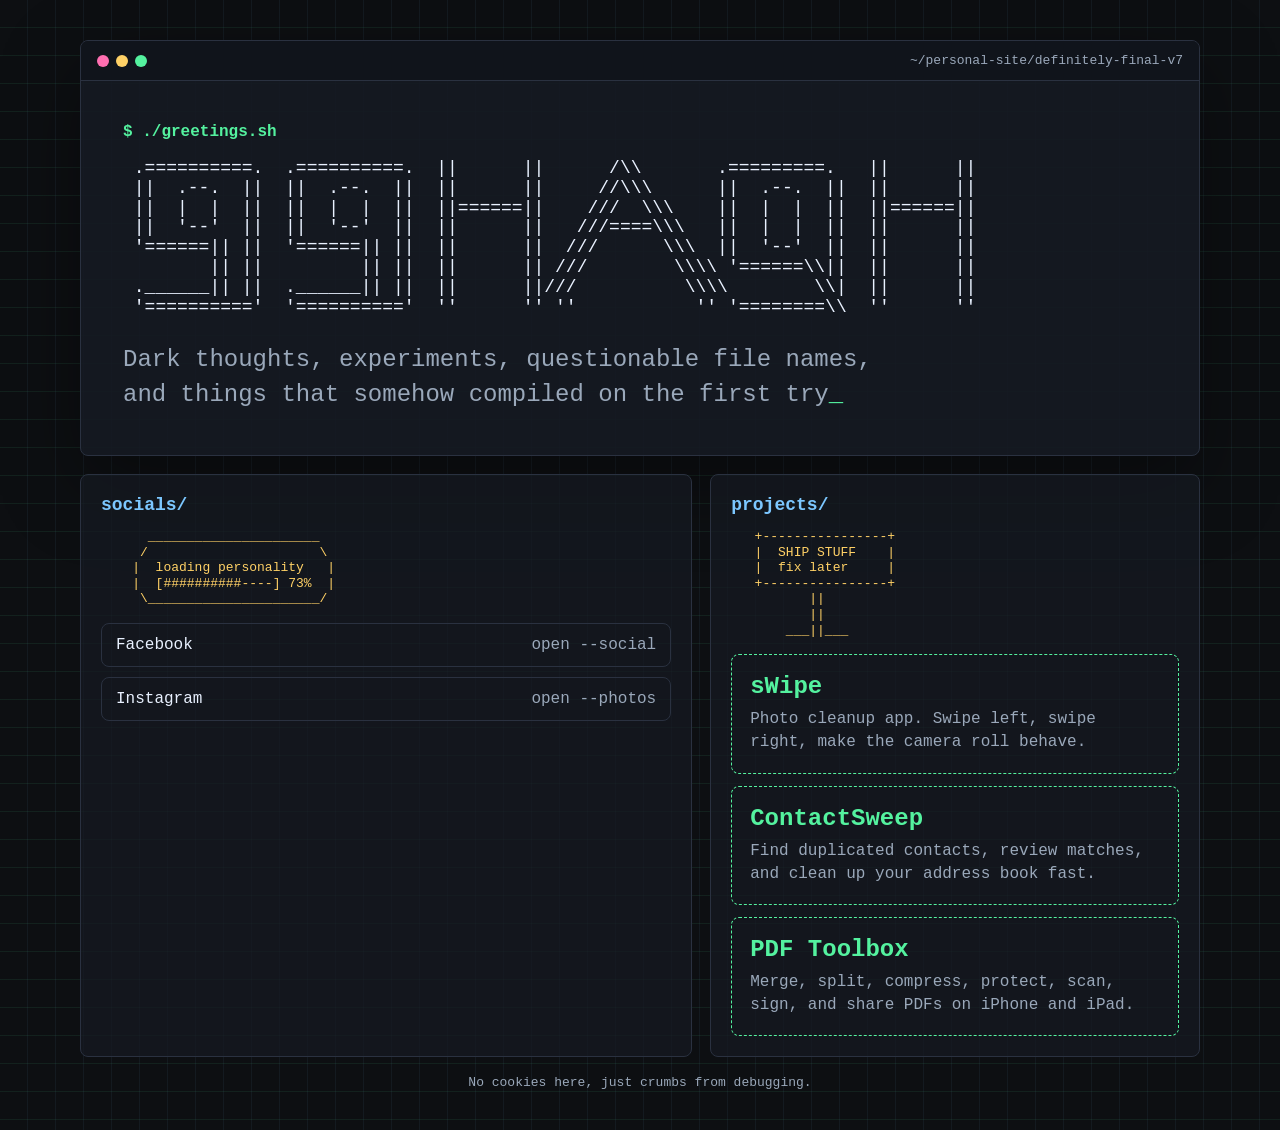
<file: index.html>
<!DOCTYPE html>
<html lang="en">
<head>
    <meta charset="UTF-8">
    <meta name="viewport" content="width=device-width, initial-scale=1.0">
    <title>99haqh</title>
    <link rel="stylesheet" href="styles.css">
</head>
<body>
    <main class="page">
        <section class="terminal" aria-label="99haqh personal homepage">
            <div class="terminal-bar">
                <div class="dots" aria-hidden="true">
                    <span class="dot"></span>
                    <span class="dot"></span>
                    <span class="dot"></span>
                </div>
                <span>~/personal-site/definitely-final-v7</span>
            </div>

            <div class="terminal-body">
                <p class="prompt">$ ./greetings.sh</p>
                <pre class="ascii-title">
 .==========.  .==========.  ||      ||      /\\       .=========.   ||      ||
 ||  .--.  ||  ||  .--.  ||  ||      ||     //\\\      ||  .--.  ||  ||      ||
 ||  |  |  ||  ||  |  |  ||  ||======||    ///  \\\    ||  |  |  ||  ||======||
 ||  '--'  ||  ||  '--'  ||  ||      ||   ///====\\\   ||  |  |  ||  ||      ||
 '======|| ||  '======|| ||  ||      ||  ///      \\\  ||  '--'  ||  ||      ||
        || ||         || ||  ||      || ///        \\\\ '======\\||  ||      ||
 .______|| ||  .______|| ||  ||      ||///          \\\\        \\|  ||      ||
 '=========='  '=========='  ''      '' ''           '' '========\\  ''      ''
</pre>

                <p class="tagline">
                    Dark thoughts, experiments, questionable file names, 
                    and things that somehow compiled on the first try<span class="blink">_</span>
                </p>
            </div>
        </section>

        <section class="grid" aria-label="Links and projects">
            <div class="card">
                <h2>socials/</h2>
                <pre class="ascii-card">
      ______________________
     /                      \
    |  loading personality   |
    |  [##########----] 73%  |
     \______________________/
</pre>
                <ul class="links">
                    <li>
                        <a href="https://facebook.com/haquanghuy1999" target="_blank" rel="noopener">
                            <span>Facebook</span>
                            <span class="cmd">open --social</span>
                        </a>
                    </li>
                    <li>
                        <a href="https://instagram.com/99haqh" target="_blank" rel="noopener">
                            <span>Instagram</span>
                            <span class="cmd">open --photos</span>
                        </a>
                    </li>
                </ul>
            </div>

            <div class="card">
                <h2>projects/</h2>
                <pre class="ascii-card">
   +----------------+
   |  SHIP STUFF    |
   |  fix later     |
   +----------------+
          ||
          ||
       ___||___
</pre>
                <a class="project" href="Swipe/index.html">
                    <strong>sWipe</strong>
                    <span>Photo cleanup app. Swipe left, swipe right, make the camera roll behave.</span>
                </a>
                <a class="project" href="ContactSweep/index.html">
                    <strong>ContactSweep</strong>
                    <span>Find duplicated contacts, review matches, and clean up your address book fast.</span>
                </a>
                <a class="project" href="PDFToolbox/index.html">
                    <strong>PDF Toolbox</strong>
                    <span>Merge, split, compress, protect, scan, sign, and share PDFs on iPhone and iPad.</span>
                </a>
            </div>
        </section>

        <p class="footer-note">No cookies here, just crumbs from debugging.</p>
    </main>
</body>
</html>
</file>
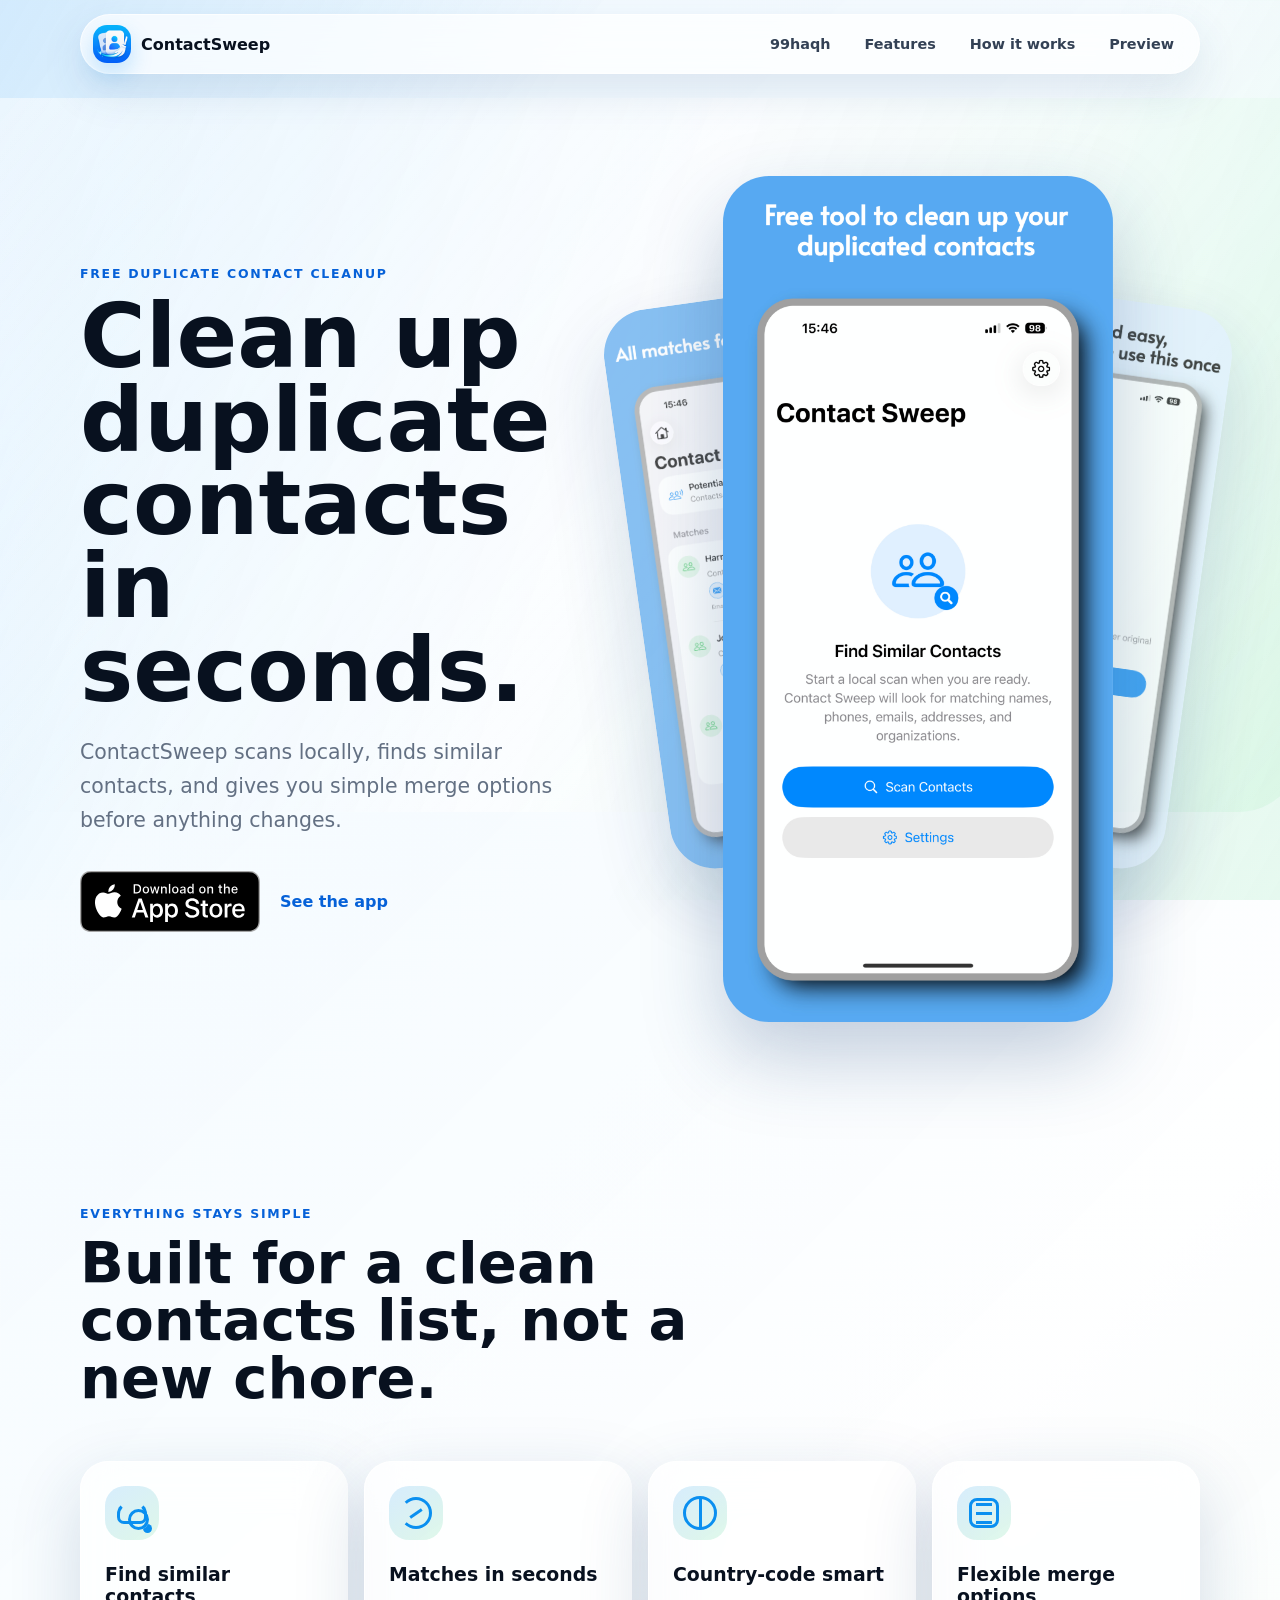
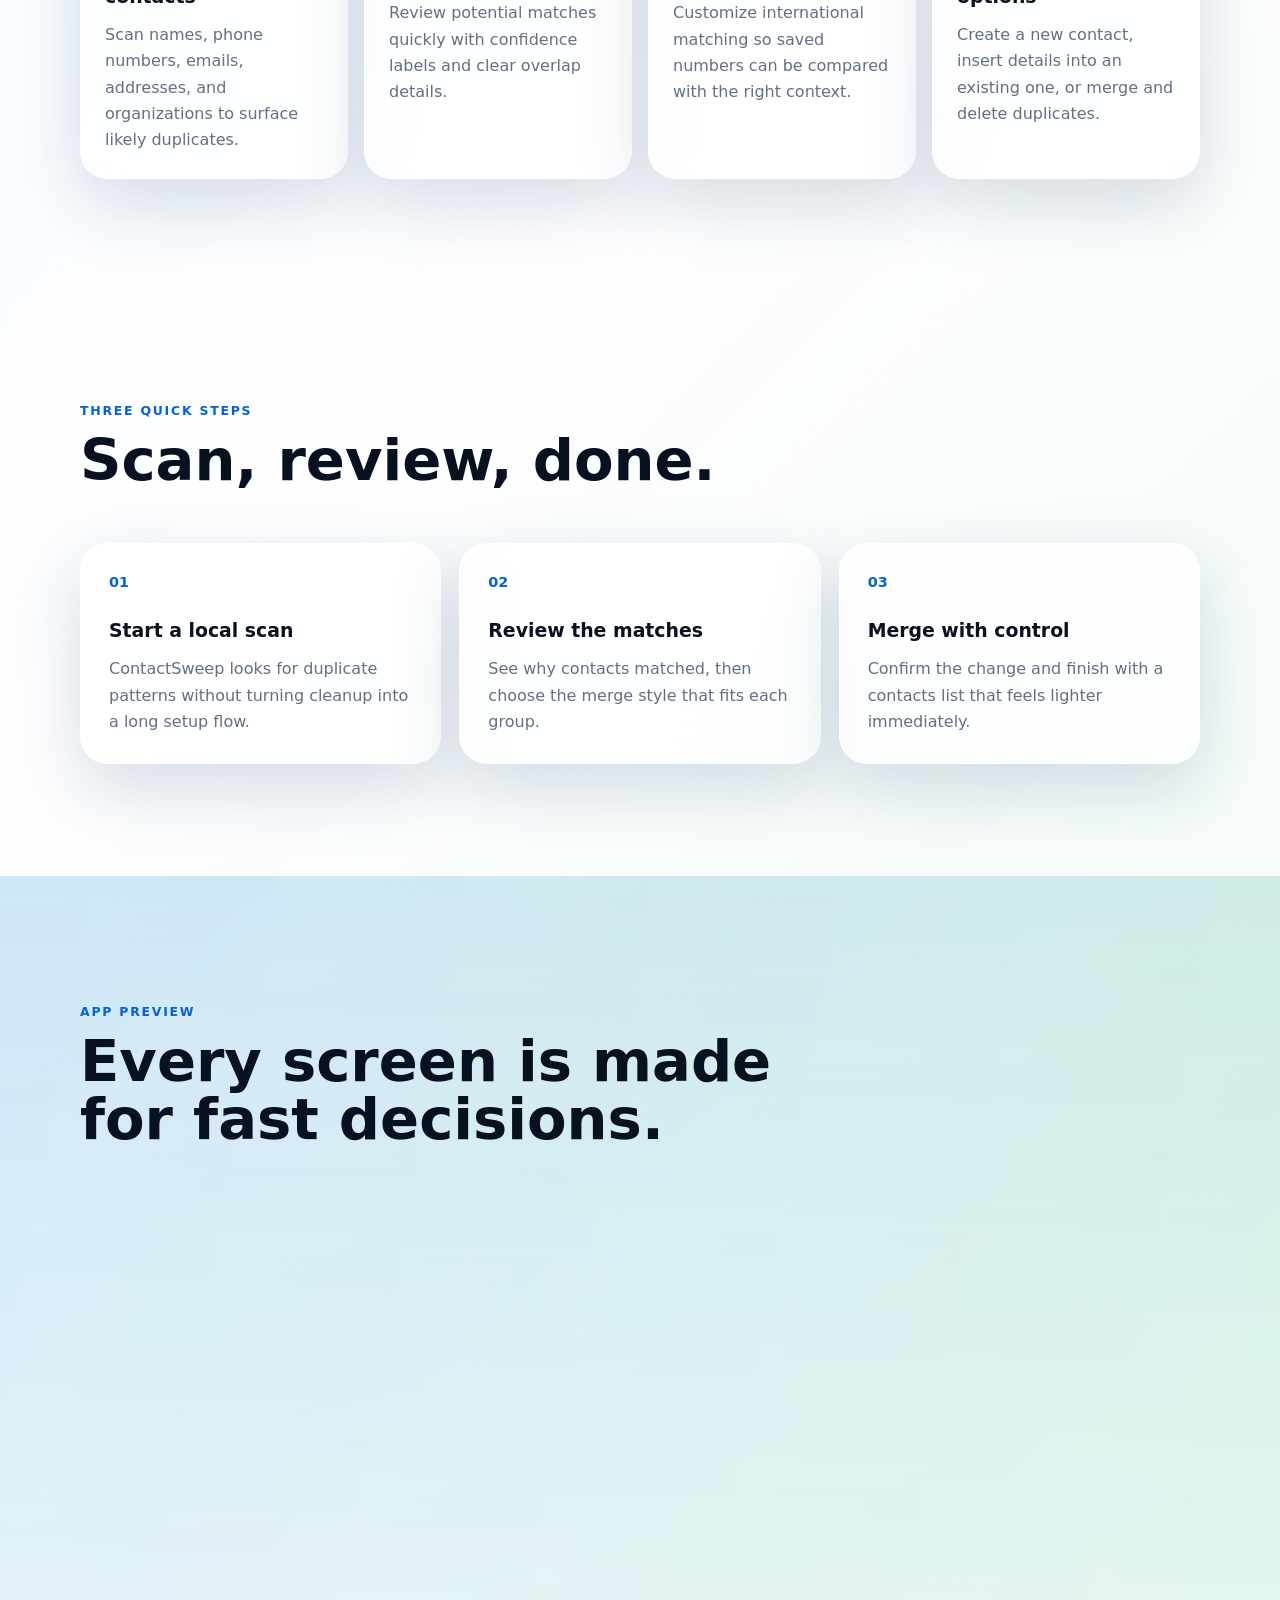
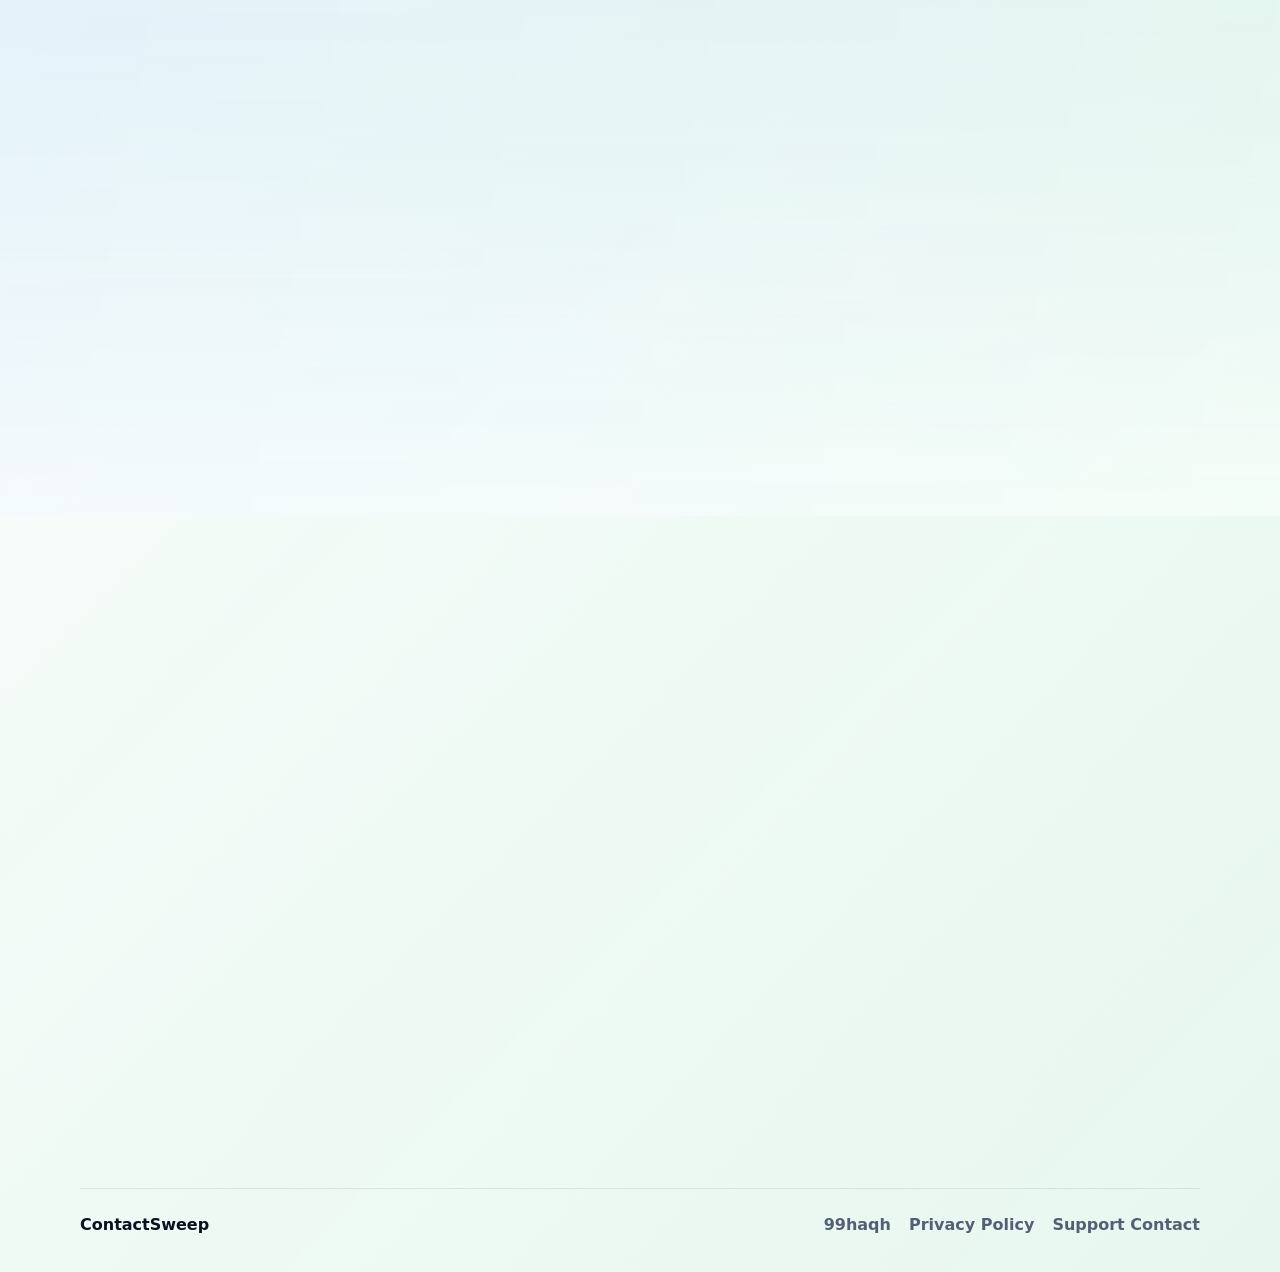
<file: ContactSweep/index.html>
<!DOCTYPE html>
<html lang="en">
  <head>
    <meta charset="UTF-8" />
    <meta name="viewport" content="width=device-width, initial-scale=1.0" />
    <meta
      name="description"
      content="ContactSweep helps you find, review, merge, and clean up duplicate contacts with a fast local scan."
    />
    <title>ContactSweep | Clean duplicate contacts fast</title>
    <link rel="icon" href="assets/logo.jpg" type="image/jpeg" />
    <link rel="apple-touch-icon" href="assets/logo.jpg" />
    <script>
      document.documentElement.classList.add("js");
    </script>
    <link rel="stylesheet" href="styles.css" />
  </head>
  <body>
    <header class="site-header">
      <a class="brand" href="#top" aria-label="ContactSweep home">
        <img class="brand-logo" src="assets/logo.jpg" alt="" />
        <span>ContactSweep</span>
      </a>
      <nav class="nav-links" aria-label="Primary navigation">
        <a href="../index.html">99haqh</a>
        <a href="#features">Features</a>
        <a href="#how">How it works</a>
        <a href="#preview">Preview</a>
      </nav>
    </header>

    <main id="top">
      <section class="hero section-shell">
        <div class="hero-bg parallax-layer" data-speed="-0.08"></div>
        <div class="hero-copy reveal">
          <p class="eyebrow">Free duplicate contact cleanup</p>
          <h1>Clean up duplicate contacts in seconds.</h1>
          <p class="hero-subtitle">
            ContactSweep scans locally, finds similar contacts, and gives you
            simple merge options before anything changes.
          </p>
          <div class="hero-actions">
            <a class="store-button" href="https://apps.apple.com/au/app/contactsweep-find-duplicates/id6778779299" aria-label="Download on the App Store">
              <img src="assets/app-store-badge.svg" alt="Download on the App Store" />
            </a>
            <a class="secondary-link" href="#preview">See the app</a>
          </div>
        </div>

        <div class="hero-visual reveal" data-delay="120">
          <div class="phone-stack parallax-layer" data-speed="0.12">
            <img class="phone-shot main-shot" src="assets/image1.jpg" alt="ContactSweep scan screen" />
            <img class="phone-shot side-shot side-left" src="assets/image3.jpg" alt="ContactSweep matches screen" />
            <img class="phone-shot side-shot side-right" src="assets/image6.jpg" alt="ContactSweep merge complete screen" />
          </div>
        </div>
      </section>

      <section id="features" class="features section-shell">
        <div class="section-heading reveal">
          <p class="eyebrow">Everything stays simple</p>
          <h2>Built for a clean contacts list, not a new chore.</h2>
        </div>
        <div class="feature-grid">
          <article class="feature-card reveal">
            <span class="feature-icon scan-icon" aria-hidden="true"></span>
            <h3>Find similar contacts</h3>
            <p>Scan names, phone numbers, emails, addresses, and organizations to surface likely duplicates.</p>
          </article>
          <article class="feature-card reveal" data-delay="80">
            <span class="feature-icon speed-icon" aria-hidden="true"></span>
            <h3>Matches in seconds</h3>
            <p>Review potential matches quickly with confidence labels and clear overlap details.</p>
          </article>
          <article class="feature-card reveal" data-delay="160">
            <span class="feature-icon globe-icon" aria-hidden="true"></span>
            <h3>Country-code smart</h3>
            <p>Customize international matching so saved numbers can be compared with the right context.</p>
          </article>
          <article class="feature-card reveal" data-delay="240">
            <span class="feature-icon merge-icon" aria-hidden="true"></span>
            <h3>Flexible merge options</h3>
            <p>Create a new contact, insert details into an existing one, or merge and delete duplicates.</p>
          </article>
        </div>
      </section>

      <section id="how" class="how-it-works section-shell">
        <div class="section-heading reveal">
          <p class="eyebrow">Three quick steps</p>
          <h2>Scan, review, done.</h2>
        </div>
        <div class="steps">
          <article class="step reveal">
            <span>01</span>
            <h3>Start a local scan</h3>
            <p>ContactSweep looks for duplicate patterns without turning cleanup into a long setup flow.</p>
          </article>
          <article class="step reveal" data-delay="100">
            <span>02</span>
            <h3>Review the matches</h3>
            <p>See why contacts matched, then choose the merge style that fits each group.</p>
          </article>
          <article class="step reveal" data-delay="200">
            <span>03</span>
            <h3>Merge with control</h3>
            <p>Confirm the change and finish with a contacts list that feels lighter immediately.</p>
          </article>
        </div>
      </section>

      <section id="preview" class="preview">
        <div class="section-shell preview-inner">
          <div class="section-heading reveal">
            <p class="eyebrow">App preview</p>
            <h2>Every screen is made for fast decisions.</h2>
          </div>
          <div class="preview-grid">
            <img class="preview-shot parallax-layer reveal" data-speed="0.07" src="assets/image2.jpg" alt="Country code matching screen" />
            <img class="preview-shot parallax-layer reveal" data-speed="-0.05" data-delay="80" src="assets/image3.jpg" alt="Flexible cleanup options screen" />
            <img class="preview-shot parallax-layer reveal" data-speed="0.1" data-delay="160" src="assets/image6.jpg" alt="Merge and delete confirmation screen" />
          </div>
        </div>
      </section>

      <section class="cta section-shell reveal">
        <div class="cta-panel">
          <p class="eyebrow">Ready for a cleaner address book?</p>
          <h2>Use ContactSweep once and might never need to use it again.</h2>
          <a class="store-button" href="https://apps.apple.com/au/app/contactsweep-find-duplicates/id6778779299" aria-label="Download on the App Store">
            <img src="assets/app-store-badge.svg" alt="Download on the App Store" />
          </a>
        </div>
      </section>
    </main>

    <footer class="site-footer">
      <p>ContactSweep</p>
      <div class="footer-links">
        <a href="../index.html">99haqh</a>
        <a href="Privacy-Policy.html">Privacy Policy</a>
        <a href="support.html">Support Contact</a>
      </div>
    </footer>

    <script src="script.js"></script>
  </body>
</html>
</file>
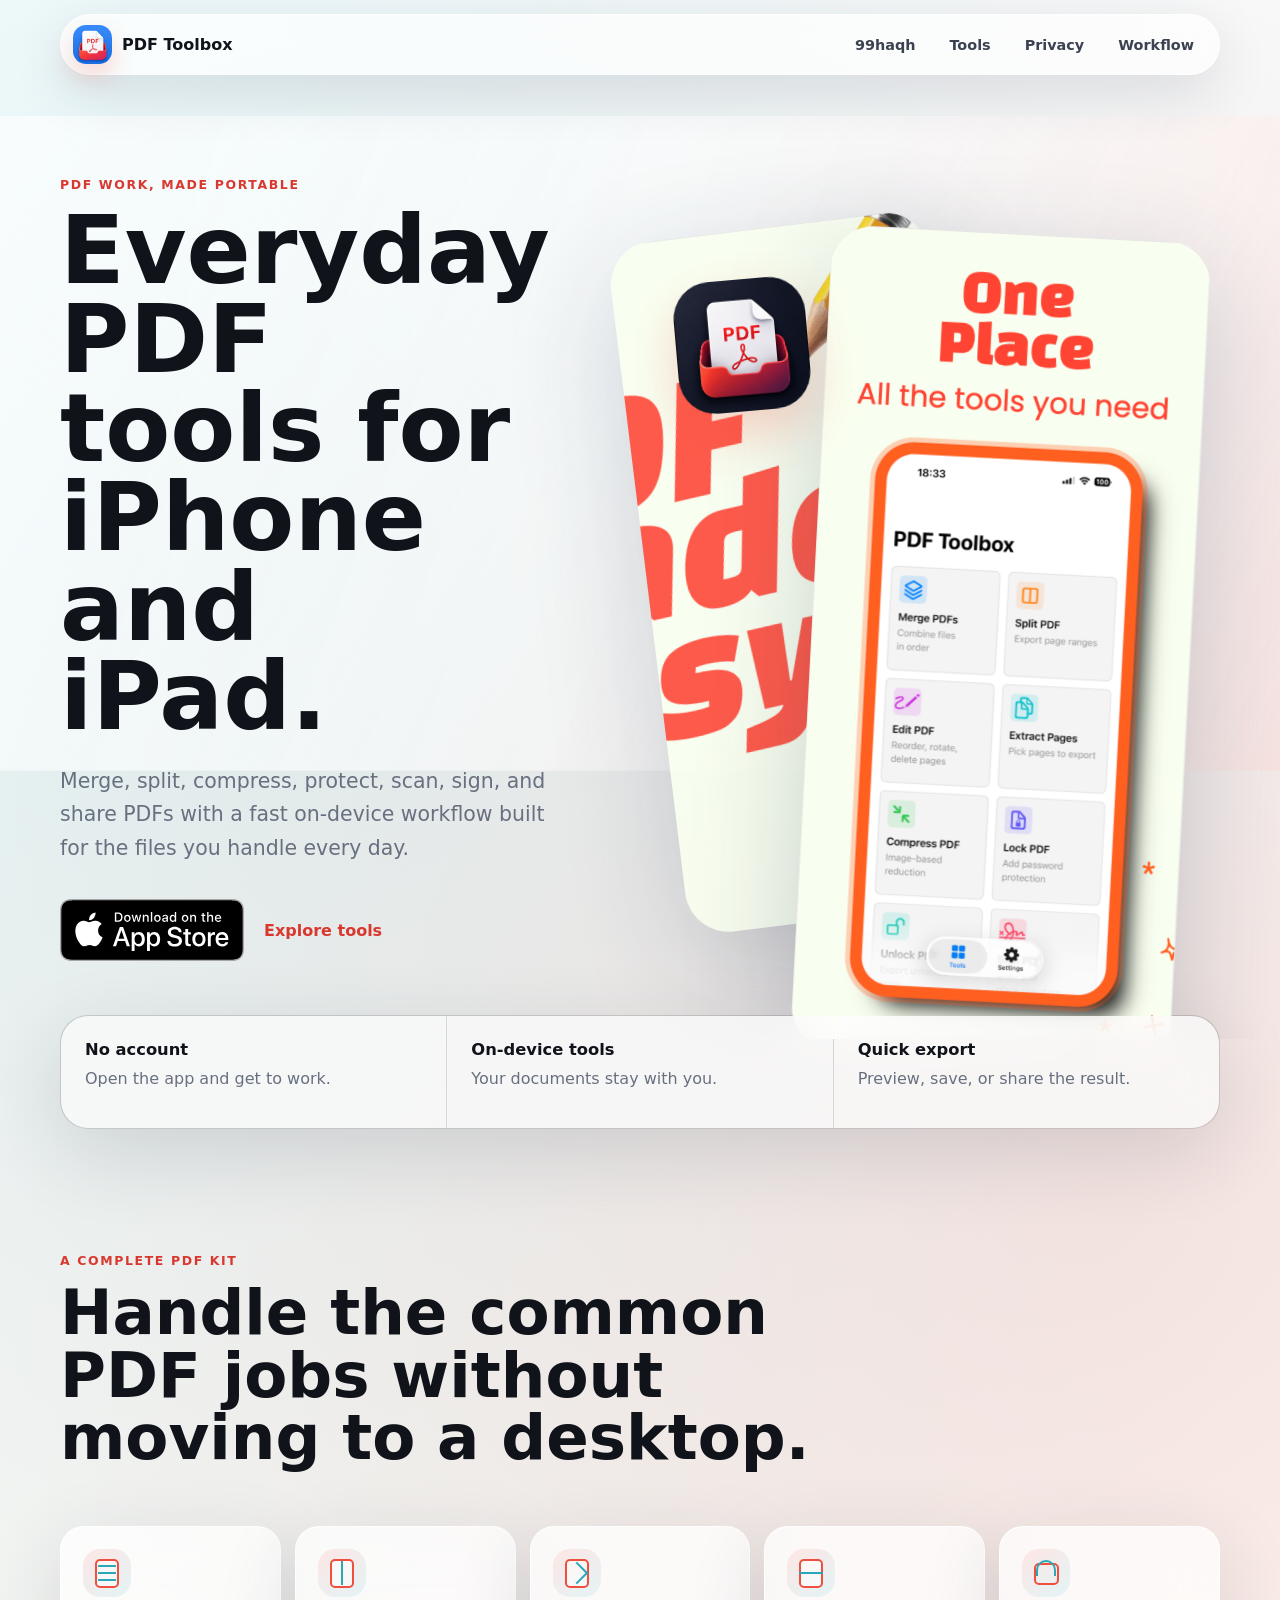
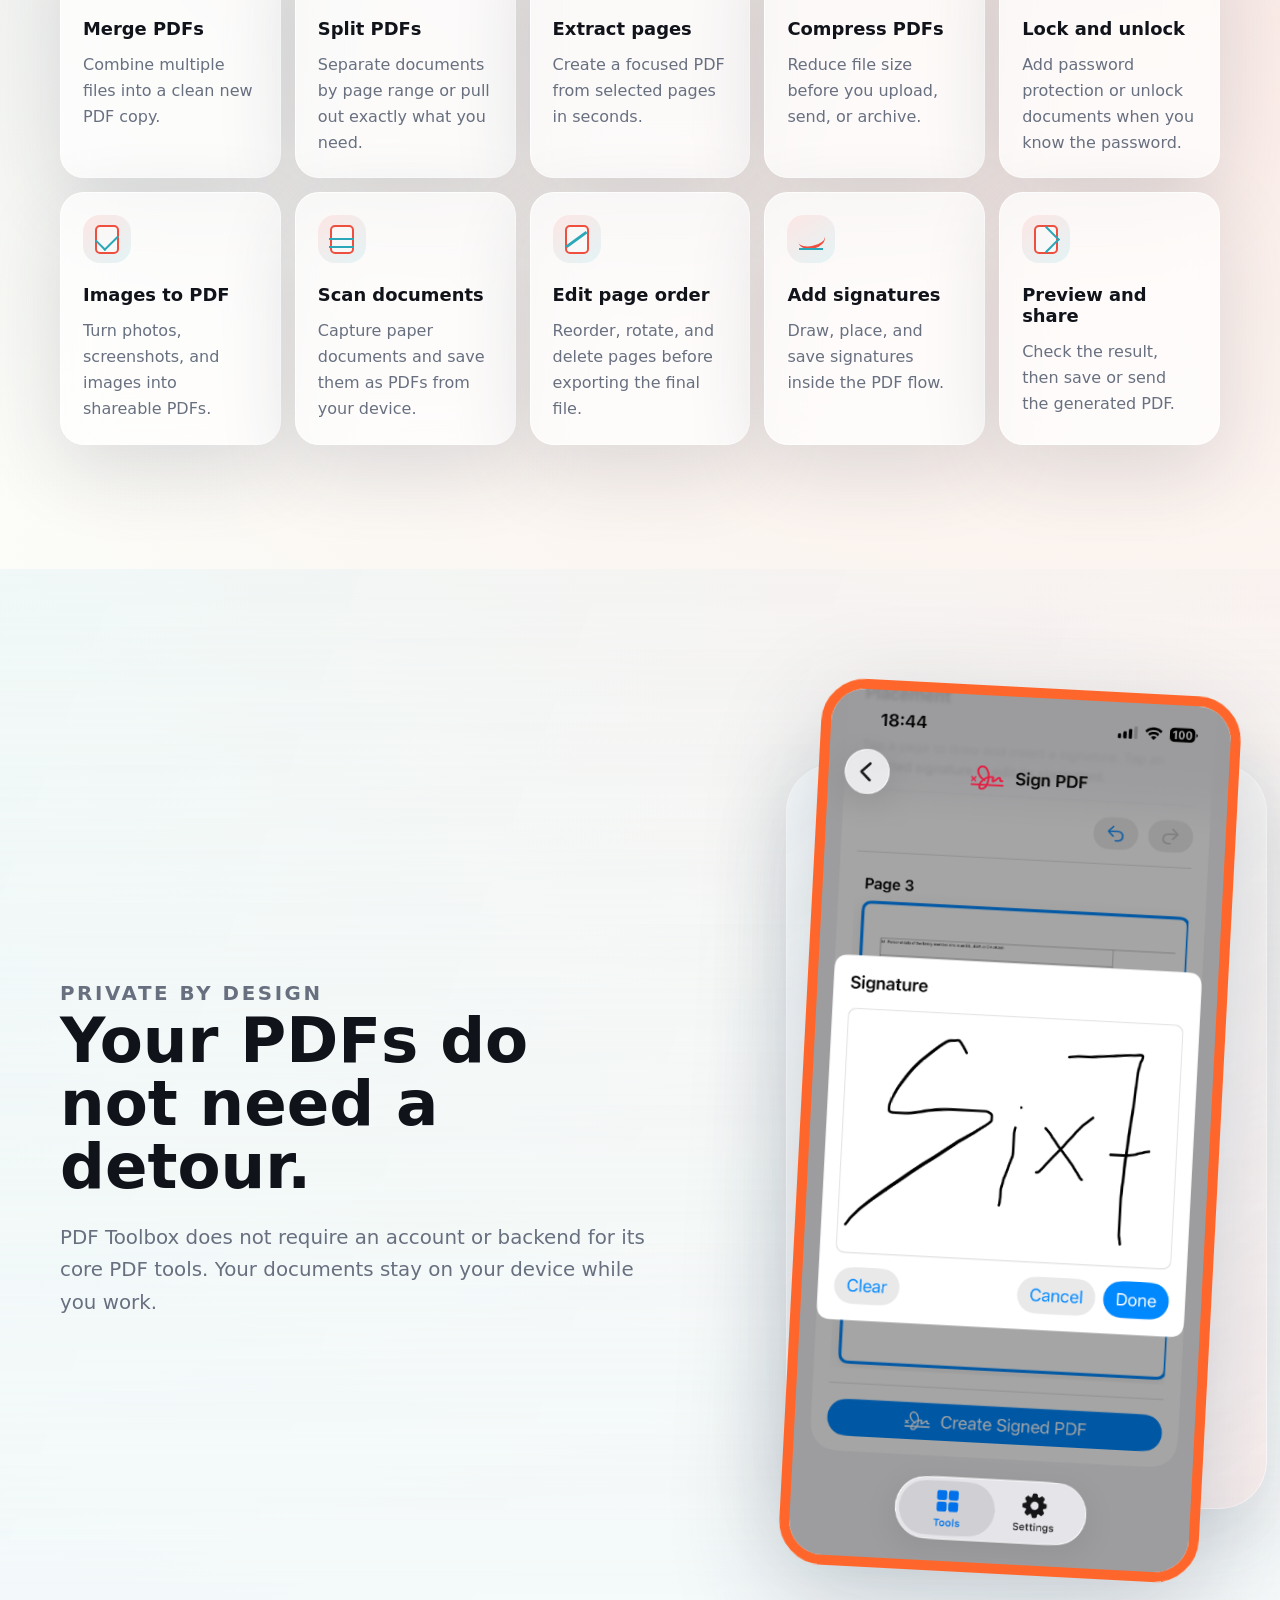
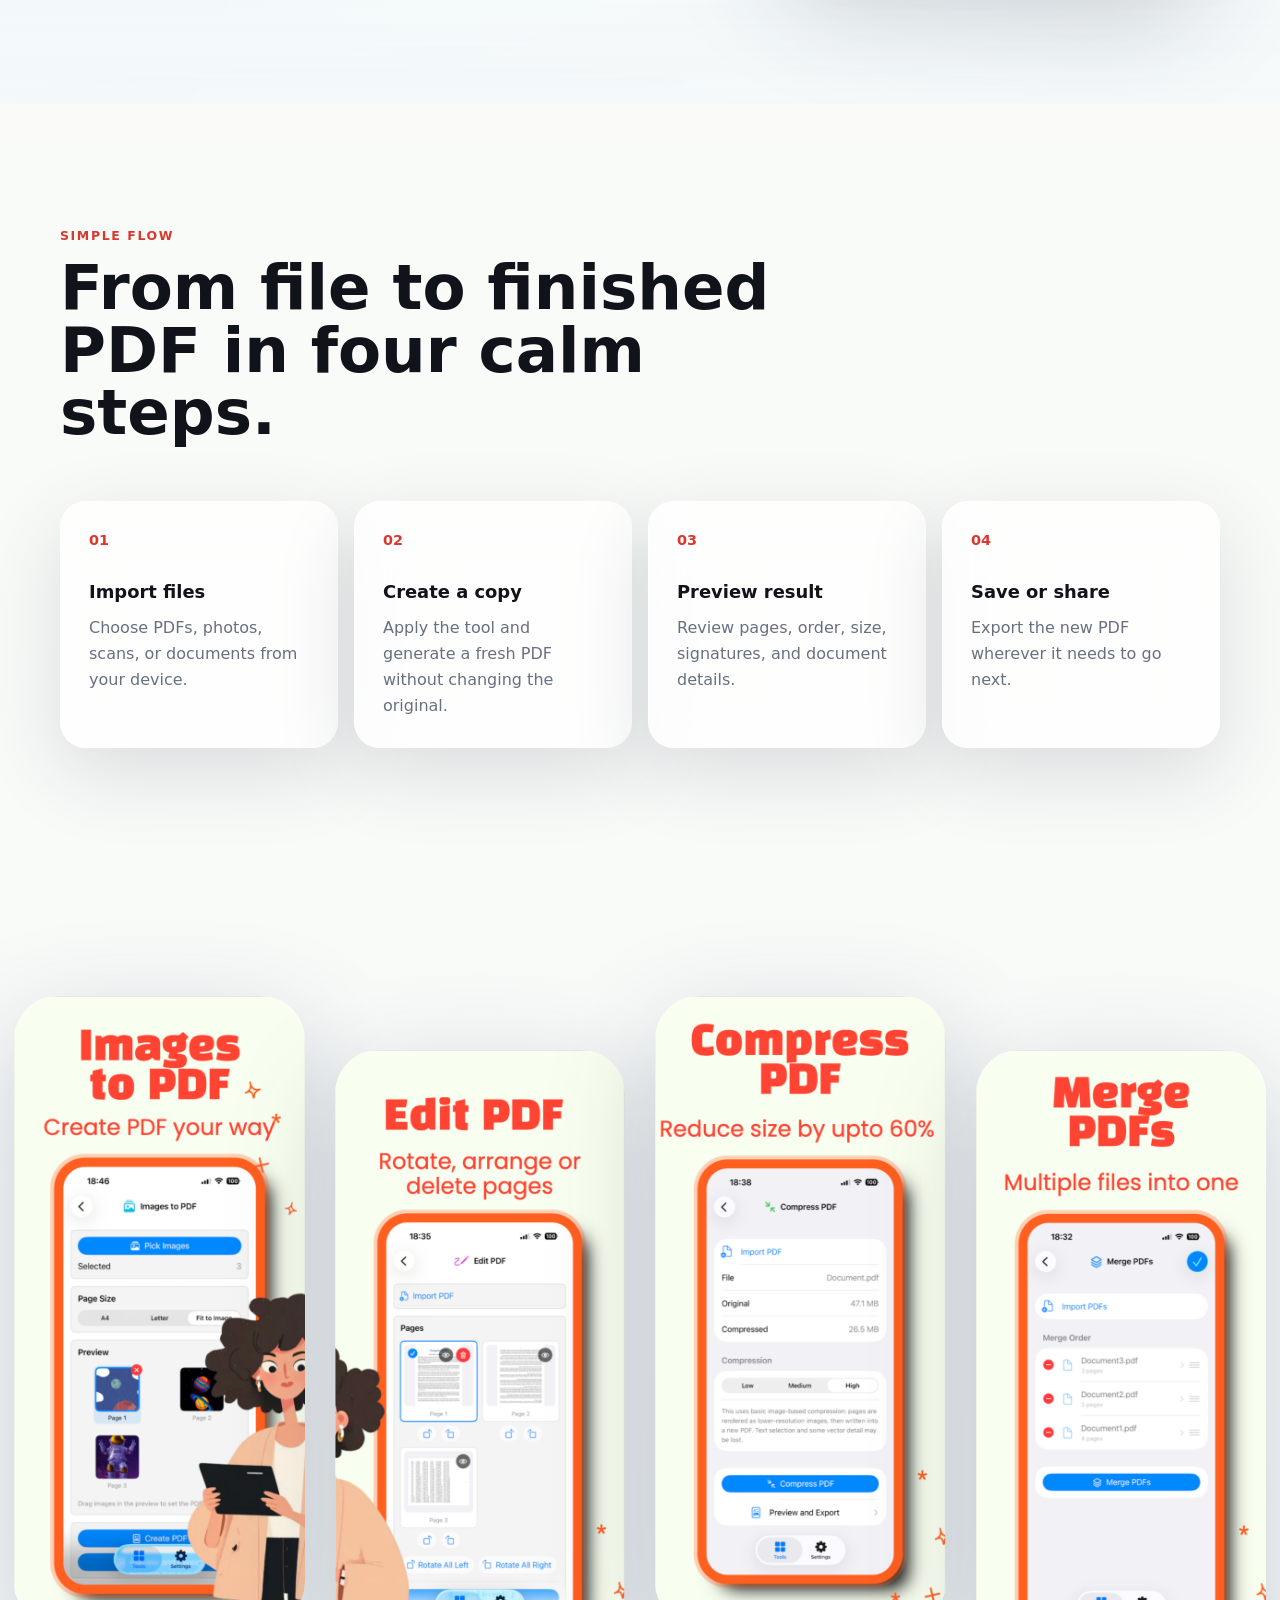
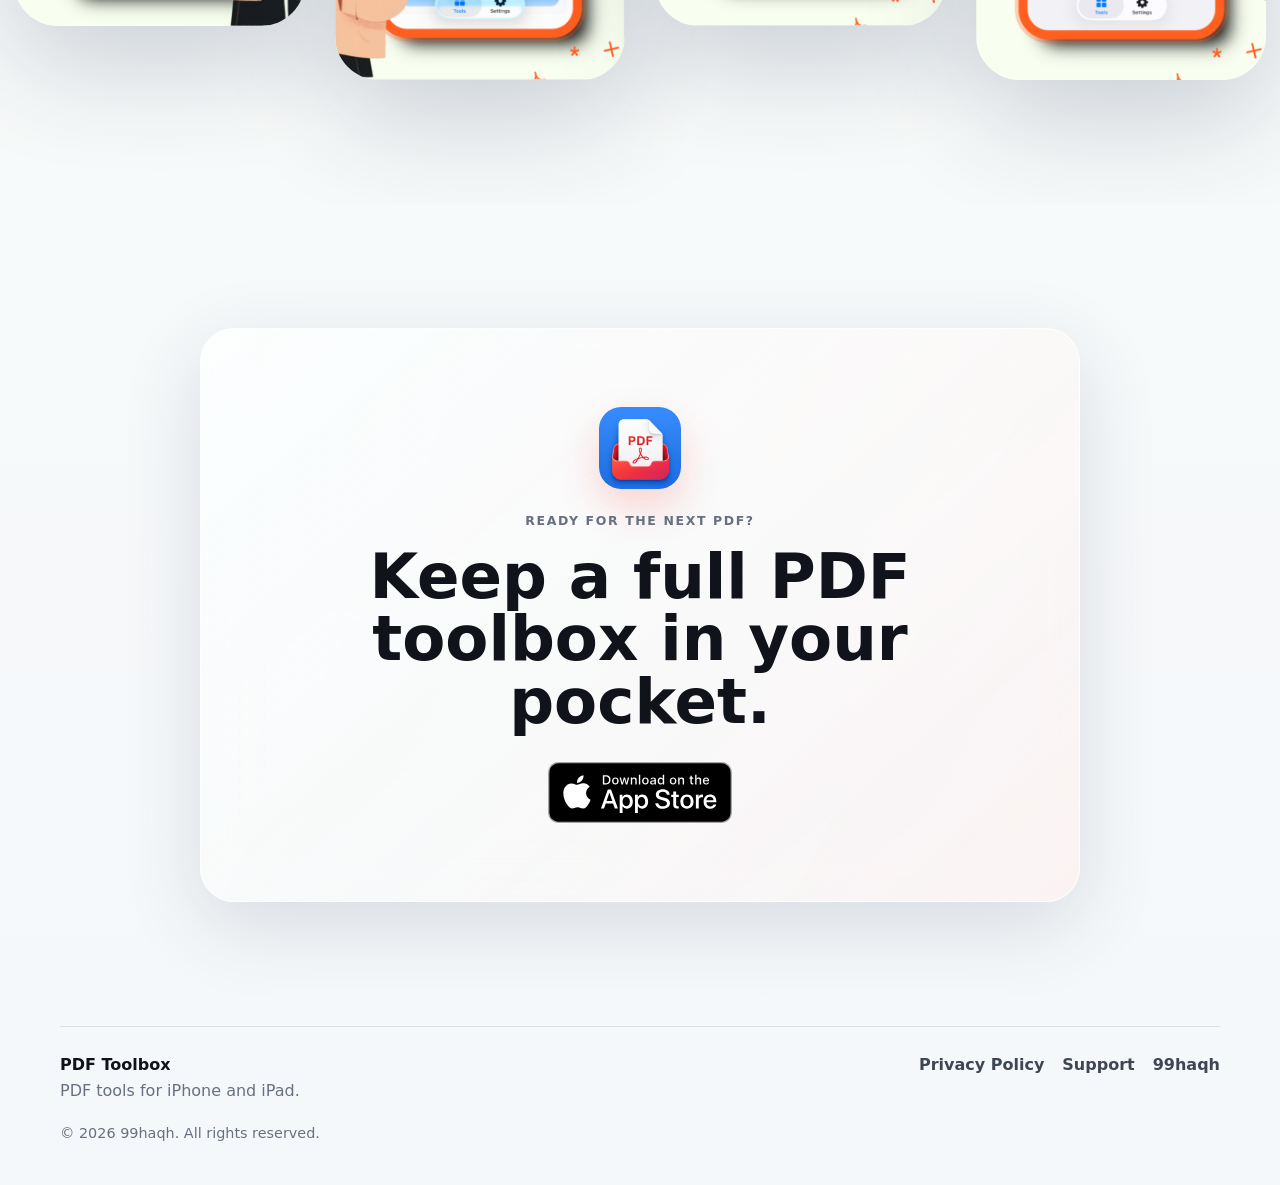
<file: PDFToolbox/index.html>
<!DOCTYPE html>
<html lang="en">
  <head>
    <meta charset="UTF-8" />
    <meta name="viewport" content="width=device-width, initial-scale=1.0" />
    <meta
      name="description"
      content="PDF Toolbox helps you merge, split, compress, protect, scan, sign, and share PDFs directly on iPhone and iPad."
    />
    <title>PDF Toolbox | PDF tools for iPhone and iPad</title>
    <link rel="icon" href="assets/pdf_logo_light.png" type="image/png" />
    <link rel="apple-touch-icon" href="assets/pdf_logo_light.png" />
    <script>
      document.documentElement.classList.add("js");
    </script>
    <link rel="stylesheet" href="styles.css" />
  </head>
  <body>
    <header class="site-header">
      <a class="brand" href="#top" aria-label="PDF Toolbox home">
        <img src="assets/pdf_logo_light.png" alt="" />
        <span>PDF Toolbox</span>
      </a>
      <nav class="nav-links" aria-label="Primary navigation">
        <a href="../index.html">99haqh</a>
        <a href="#features">Tools</a>
        <a href="#privacy">Privacy</a>
        <a href="#workflow">Workflow</a>
      </nav>
    </header>

    <main id="top">
      <section class="hero" data-parallax-scene>
        <div class="hero-sheen" aria-hidden="true"></div>
        <div class="hero-shell">
          <div class="hero-copy reveal">
            <p class="eyebrow">PDF work, made portable</p>
            <h1>Everyday PDF tools for iPhone and iPad.</h1>
            <p class="hero-subtitle">
              Merge, split, compress, protect, scan, sign, and share PDFs with
              a fast on-device workflow built for the files you handle every day.
            </p>
            <div class="hero-actions">
              <a class="store-badge" href="https://apps.apple.com/app/pdf-toolbox-edit-sign/id6780414512" aria-label="Download PDF Toolbox on the App Store">
                <img src="assets/app-store-badge.svg" alt="Download on the App Store" />
              </a>
              <a class="secondary-link" href="#features">Explore tools</a>
            </div>
          </div>

          <div class="hero-visual reveal" data-delay="100">
            <div class="orbital-preview" aria-label="PDF Toolbox app preview">
              <img class="hero-card hero-card-back" src="assets/2.png" alt="PDF Toolbox promotional artwork" data-depth="-0.08" />
              <img class="hero-card hero-card-main" src="assets/4.png" alt="PDF Toolbox tools screen" data-depth="0.16" />
              <img class="hero-logo" src="assets/pdf_logo_dark.png" alt="" data-depth="0.06" />
            </div>
          </div>
        </div>
      </section>

      <section class="feature-band" aria-label="PDF Toolbox highlights">
        <div>
          <strong>No account</strong>
          <span>Open the app and get to work.</span>
        </div>
        <div>
          <strong>On-device tools</strong>
          <span>Your documents stay with you.</span>
        </div>
        <div>
          <strong>Quick export</strong>
          <span>Preview, save, or share the result.</span>
        </div>
      </section>

      <section class="section tools-section" id="features">
        <div class="section-intro reveal">
          <p class="eyebrow">A complete PDF kit</p>
          <h2>Handle the common PDF jobs without moving to a desktop.</h2>
        </div>
        <div class="tool-grid">
          <article class="tool-card reveal">
            <span class="tool-icon merge" aria-hidden="true"></span>
            <h3>Merge PDFs</h3>
            <p>Combine multiple files into a clean new PDF copy.</p>
          </article>
          <article class="tool-card reveal" data-delay="40">
            <span class="tool-icon split" aria-hidden="true"></span>
            <h3>Split PDFs</h3>
            <p>Separate documents by page range or pull out exactly what you need.</p>
          </article>
          <article class="tool-card reveal" data-delay="80">
            <span class="tool-icon extract" aria-hidden="true"></span>
            <h3>Extract pages</h3>
            <p>Create a focused PDF from selected pages in seconds.</p>
          </article>
          <article class="tool-card reveal" data-delay="120">
            <span class="tool-icon compress" aria-hidden="true"></span>
            <h3>Compress PDFs</h3>
            <p>Reduce file size before you upload, send, or archive.</p>
          </article>
          <article class="tool-card reveal">
            <span class="tool-icon lock" aria-hidden="true"></span>
            <h3>Lock and unlock</h3>
            <p>Add password protection or unlock documents when you know the password.</p>
          </article>
          <article class="tool-card reveal" data-delay="40">
            <span class="tool-icon image" aria-hidden="true"></span>
            <h3>Images to PDF</h3>
            <p>Turn photos, screenshots, and images into shareable PDFs.</p>
          </article>
          <article class="tool-card reveal" data-delay="80">
            <span class="tool-icon scan" aria-hidden="true"></span>
            <h3>Scan documents</h3>
            <p>Capture paper documents and save them as PDFs from your device.</p>
          </article>
          <article class="tool-card reveal" data-delay="120">
            <span class="tool-icon edit" aria-hidden="true"></span>
            <h3>Edit page order</h3>
            <p>Reorder, rotate, and delete pages before exporting the final file.</p>
          </article>
          <article class="tool-card reveal">
            <span class="tool-icon sign" aria-hidden="true"></span>
            <h3>Add signatures</h3>
            <p>Draw, place, and save signatures inside the PDF flow.</p>
          </article>
          <article class="tool-card reveal" data-delay="40">
            <span class="tool-icon share" aria-hidden="true"></span>
            <h3>Preview and share</h3>
            <p>Check the result, then save or send the generated PDF.</p>
          </article>
        </div>
      </section>

      <section class="privacy-section" id="privacy">
        <div class="privacy-shell">
          <div class="privacy-copy reveal">
            <p class="eyebrow">Private by design</p>
            <h2>Your PDFs do not need a detour.</h2>
            <p>
              PDF Toolbox does not require an account or backend for its core
              PDF tools. Your documents stay on your device while you work.
            </p>
          </div>
          <div class="privacy-art reveal" data-delay="100">
            <img class="privacy-shot" src="assets/signature.png" alt="PDF Toolbox signature screen" data-depth="0.1" />
          </div>
        </div>
      </section>

      <section class="section workflow-section" id="workflow">
        <div class="section-intro reveal">
          <p class="eyebrow">Simple flow</p>
          <h2>From file to finished PDF in four calm steps.</h2>
        </div>
        <div class="workflow">
          <article class="workflow-step reveal">
            <span>01</span>
            <h3>Import files</h3>
            <p>Choose PDFs, photos, scans, or documents from your device.</p>
          </article>
          <article class="workflow-step reveal" data-delay="70">
            <span>02</span>
            <h3>Create a copy</h3>
            <p>Apply the tool and generate a fresh PDF without changing the original.</p>
          </article>
          <article class="workflow-step reveal" data-delay="140">
            <span>03</span>
            <h3>Preview result</h3>
            <p>Review pages, order, size, signatures, and document details.</p>
          </article>
          <article class="workflow-step reveal" data-delay="210">
            <span>04</span>
            <h3>Save or share</h3>
            <p>Export the new PDF wherever it needs to go next.</p>
          </article>
        </div>
      </section>

      <section class="gallery-section" aria-label="PDF Toolbox app screens">
        <div class="gallery-track" data-gallery-parallax>
          <img class="gallery-shot reveal" src="assets/5.png" alt="PDF Toolbox images to PDF screen" data-depth="-0.04" />
          <img class="gallery-shot reveal" src="assets/6.png" alt="PDF Toolbox edit PDF screen" data-depth="0.08" data-delay="80" />
          <img class="gallery-shot reveal" src="assets/7.png" alt="PDF Toolbox compress PDF screen" data-depth="-0.06" data-delay="160" />
          <img class="gallery-shot reveal" src="assets/8.png" alt="PDF Toolbox merge PDFs screen" data-depth="0.1" data-delay="240" />
        </div>
      </section>

      <section class="cta-section reveal">
        <div class="cta-content">
          <img src="assets/pdf_logo_light.png" alt="" />
          <p class="eyebrow">Ready for the next PDF?</p>
          <h2>Keep a full PDF toolbox in your pocket.</h2>
          <a class="store-badge" href="https://apps.apple.com/app/pdf-toolbox-edit-sign/id6780414512" aria-label="Download PDF Toolbox on the App Store">
            <img src="assets/app-store-badge.svg" alt="Download on the App Store" />
          </a>
        </div>
      </section>
    </main>

    <footer class="site-footer">
      <div>
        <strong>PDF Toolbox</strong>
        <span>PDF tools for iPhone and iPad.</span>
      </div>
      <nav class="footer-links" aria-label="Footer navigation">
        <a href="Privacy-Policy.html">Privacy Policy</a>
        <a href="Support.html">Support</a>
        <a href="../index.html">99haqh</a>
      </nav>
      <p>&copy; 2026 99haqh. All rights reserved.</p>
    </footer>

    <script src="script.js"></script>
  </body>
</html>
</file>
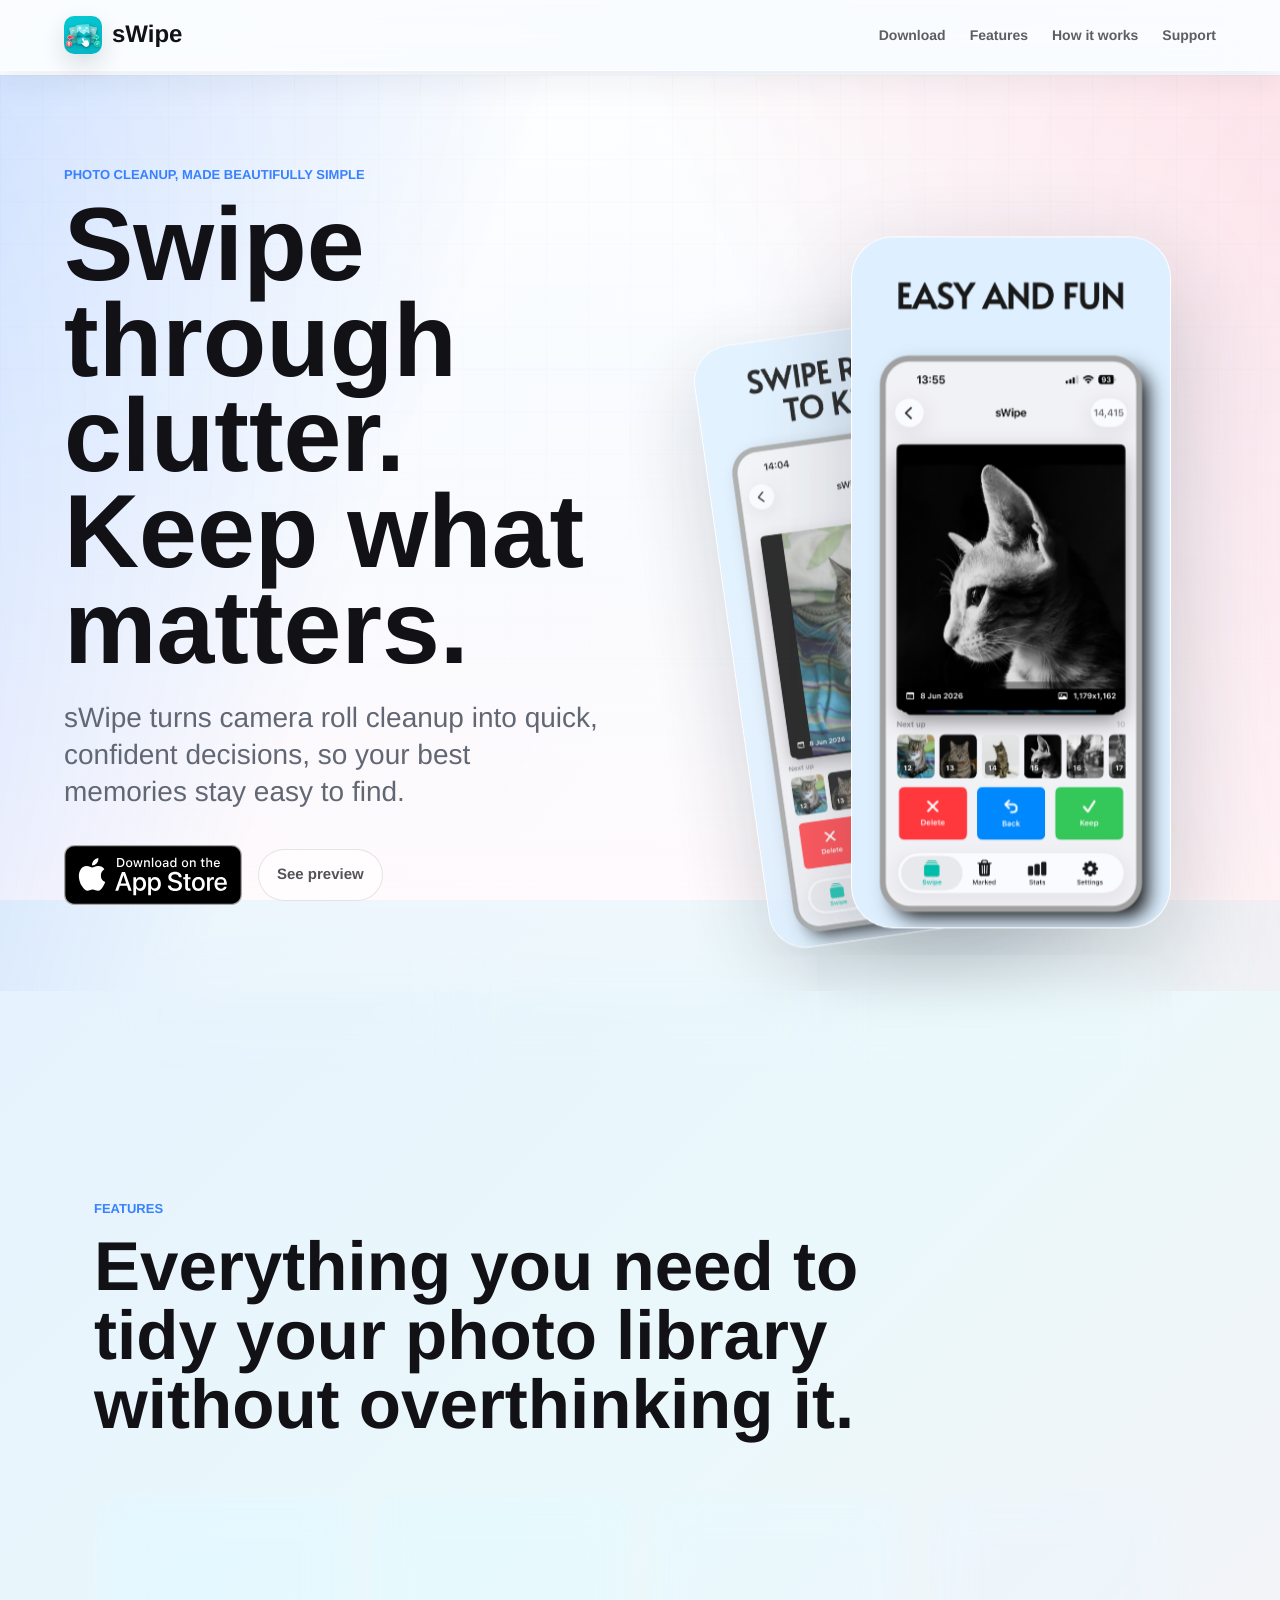
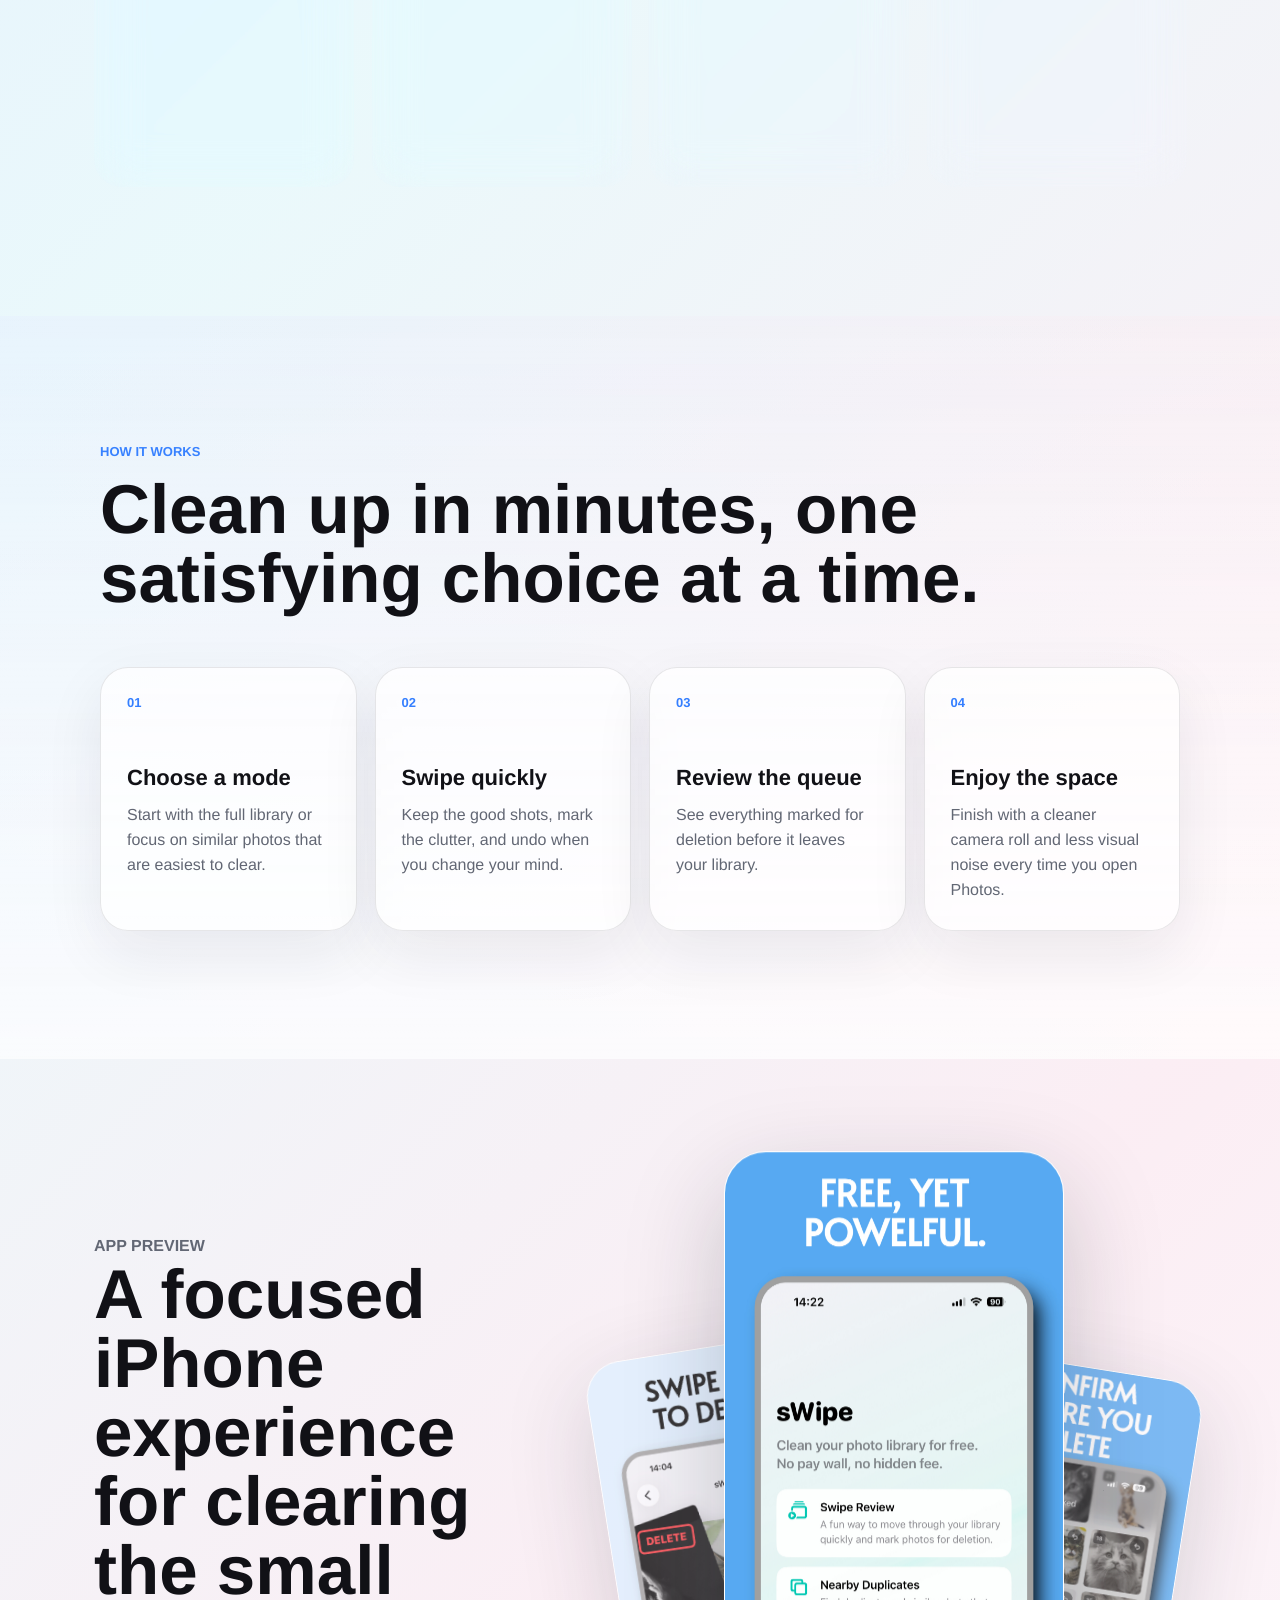
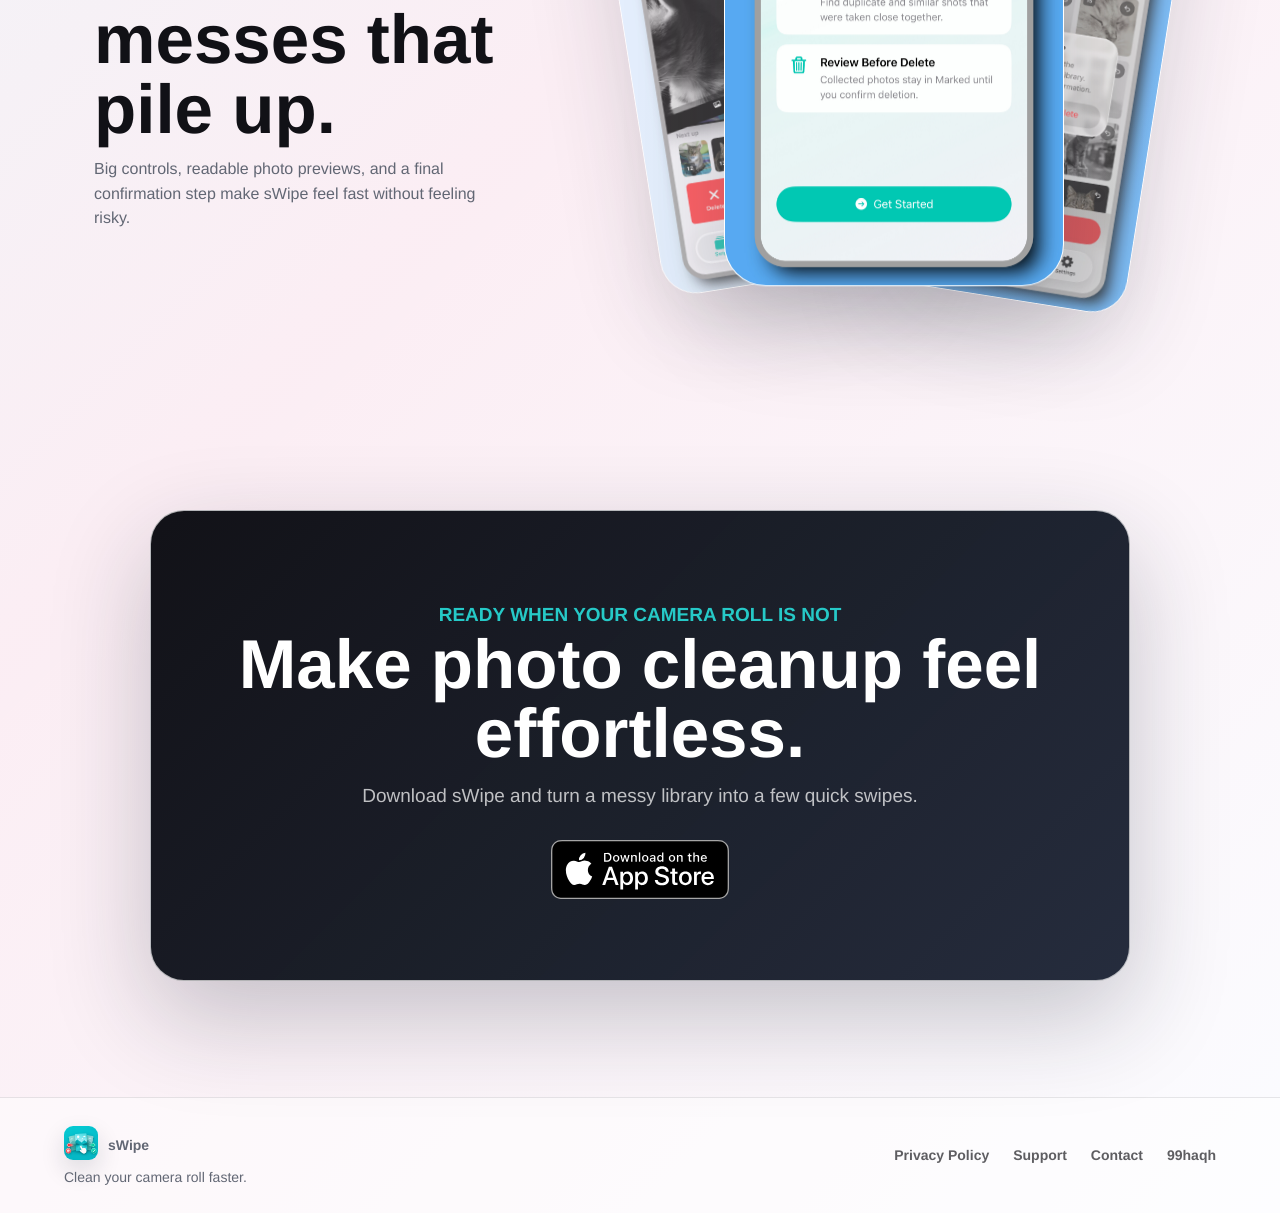
<file: Swipe/index.html>
<!DOCTYPE html>
<html lang="en">
<head>
    <meta charset="UTF-8">
    <meta name="viewport" content="width=device-width, initial-scale=1.0">
    <meta name="description" content="sWipe helps you clean up your photo library with fast, simple swipe decisions.">
    <title>sWipe - Clean your camera roll faster</title>
    <script>document.documentElement.classList.add("js");</script>
    <link rel="icon" type="image/png" href="assets/logo_light.png">
    <link rel="stylesheet" href="styles.css">
</head>
<body>
    <header class="site-header">
        <!-- Replace assets/logo_light.png if you update the app logo. -->
        <a class="brand" href="index.html" aria-label="sWipe home">
            <img src="assets/logo_light.png" alt="" aria-hidden="true">
            <span>sWipe</span>
        </a>
        <nav class="nav-links" aria-label="Primary navigation">
            <!-- Replace this App Store URL with your final live listing if it changes. -->
            <a href="https://apps.apple.com/app/swipe-a-free-photos-cleaner/id6777624437" target="_blank" rel="noopener">Download</a>
            <a href="#features">Features</a>
            <a href="#how-it-works">How it works</a>
            <a href="support.html">Support</a>
        </nav>
    </header>

    <main>
        <section class="hero" data-parallax-scene>
            <div class="hero-bg" aria-hidden="true"></div>
            <div class="hero-shell">
                <div class="hero-copy reveal">
                    <p class="eyebrow">Photo cleanup, made beautifully simple</p>
                    <h1>Swipe through clutter. Keep what matters.</h1>
                    <p class="hero-subtitle">
                        sWipe turns camera roll cleanup into quick, confident decisions, so your best memories stay easy to find.
                    </p>
                    <div class="hero-actions">
                        <!-- Replace this App Store URL with your production download link. -->
                        <a class="store-badge" href="https://apps.apple.com/app/swipe-a-free-photos-cleaner/id6777624437" target="_blank" rel="noopener" aria-label="Download sWipe on the App Store">
                            <img src="assets/app-store-badge.svg" alt="Download on the App Store">
                        </a>
                        <a class="secondary-link" href="#preview">See preview</a>
                    </div>
                </div>

                <div class="hero-visual reveal" data-parallax="0.16">
                    <div class="phone-stack" aria-label="sWipe app screenshots">
                        <!-- Replace assets/image2.jpg and image4.jpg with your preferred hero screenshots. -->
                        <img class="phone phone-back" src="assets/image4.jpg" alt="sWipe keep photo screen">
                        <img class="phone phone-front" src="assets/image2.jpg" alt="sWipe photo cleanup review screen">
                    </div>
                </div>
            </div>
        </section>

        <section class="trust-strip" aria-label="sWipe highlights">
            <div>
                <strong>Fast swipes</strong>
                <span>Left to remove, right to keep.</span>
            </div>
            <div>
                <strong>Final review</strong>
                <span>Confirm before anything is deleted.</span>
            </div>
            <div>
                <strong>Built for iPhone</strong>
                <span>A clean flow that feels native.</span>
            </div>
        </section>

        <section class="section features-section" id="features">
            <div class="section-intro reveal">
                <p class="eyebrow">Features</p>
                <h2>Everything you need to tidy your photo library without overthinking it.</h2>
            </div>
            <div class="feature-grid">
                <article class="glass-card feature-card reveal">
                    <span class="feature-icon" aria-hidden="true">*</span>
                    <h3>Swipe decisions</h3>
                    <p>Move through your library with simple left and right gestures that keep cleanup light and focused.</p>
                </article>
                <article class="glass-card feature-card reveal">
                    <span class="feature-icon" aria-hidden="true">~</span>
                    <h3>Similar photo review</h3>
                    <p>Compare nearby shots and duplicates faster, then keep the version that actually deserves space.</p>
                </article>
                <article class="glass-card feature-card reveal">
                    <span class="feature-icon" aria-hidden="true">OK</span>
                    <h3>Confirm before delete</h3>
                    <p>Marked photos wait for your final approval, giving every cleanup session a calm checkpoint.</p>
                </article>
                <article class="glass-card feature-card reveal">
                    <span class="feature-icon" aria-hidden="true">R</span>
                    <h3>Resume anytime</h3>
                    <p>Pause a review and return later without losing your place or restarting the whole flow.</p>
                </article>
            </div>
        </section>

        <section class="section steps-section" id="how-it-works">
            <div class="section-intro reveal">
                <p class="eyebrow">How it works</p>
                <h2>Clean up in minutes, one satisfying choice at a time.</h2>
            </div>
            <div class="steps">
                <article class="step reveal">
                    <span>01</span>
                    <h3>Choose a mode</h3>
                    <p>Start with the full library or focus on similar photos that are easiest to clear.</p>
                </article>
                <article class="step reveal">
                    <span>02</span>
                    <h3>Swipe quickly</h3>
                    <p>Keep the good shots, mark the clutter, and undo when you change your mind.</p>
                </article>
                <article class="step reveal">
                    <span>03</span>
                    <h3>Review the queue</h3>
                    <p>See everything marked for deletion before it leaves your library.</p>
                </article>
                <article class="step reveal">
                    <span>04</span>
                    <h3>Enjoy the space</h3>
                    <p>Finish with a cleaner camera roll and less visual noise every time you open Photos.</p>
                </article>
            </div>
        </section>

        <section class="section preview-section" id="preview">
            <div class="preview-copy reveal">
                <p class="eyebrow">App preview</p>
                <h2>A focused iPhone experience for clearing the small messes that pile up.</h2>
                <p>
                    Big controls, readable photo previews, and a final confirmation step make sWipe feel fast without feeling risky.
                </p>
            </div>
            <div class="preview-visual reveal" data-preview-parallax>
                <!-- Replace these screenshots with updated product images whenever the app UI changes. -->
                <img class="phone preview-phone preview-left" data-depth="-0.08" src="assets/image3.jpg" alt="sWipe swipe left screenshot">
                <img class="phone preview-phone preview-main" data-depth="0.12" src="assets/image1.jpg" alt="sWipe app overview screenshot">
                <img class="phone preview-phone preview-right" data-depth="0.06" src="assets/image5.jpg" alt="sWipe delete confirmation screenshot">
            </div>
        </section>

        <section class="cta-section reveal">
            <div class="cta-content">
                <p class="eyebrow">Ready when your camera roll is not</p>
                <h2>Make photo cleanup feel effortless.</h2>
                <p>Download sWipe and turn a messy library into a few quick swipes.</p>
                <!-- Replace this App Store URL with your production download link. -->
                <a class="store-badge" href="https://apps.apple.com/app/swipe-a-free-photos-cleaner/id6777624437" target="_blank" rel="noopener" aria-label="Download sWipe on the App Store">
                    <img src="assets/app-store-badge.svg" alt="Download on the App Store">
                </a>
            </div>
        </section>
    </main>

    <footer class="site-footer">
        <div>
            <!-- Replace app name here if needed. -->
            <strong class="footer-brand">
                <img src="assets/logo_light.png" alt="" aria-hidden="true">
                <span>sWipe</span>
            </strong>
            <span>Clean your camera roll faster.</span>
        </div>
        <nav class="footer-links" aria-label="Footer navigation">
            <!-- Replace privacy/support paths and contact destination if these pages move. -->
            <a href="Privacy-Policy.html">Privacy Policy</a>
            <a href="support.html">Support</a>
            <a href="mailto:support@99haqh.com">Contact</a>
            <a href="../index.html">99haqh</a>
        </nav>
    </footer>

    <script src="parallax.js"></script>
</body>
</html>
</file>
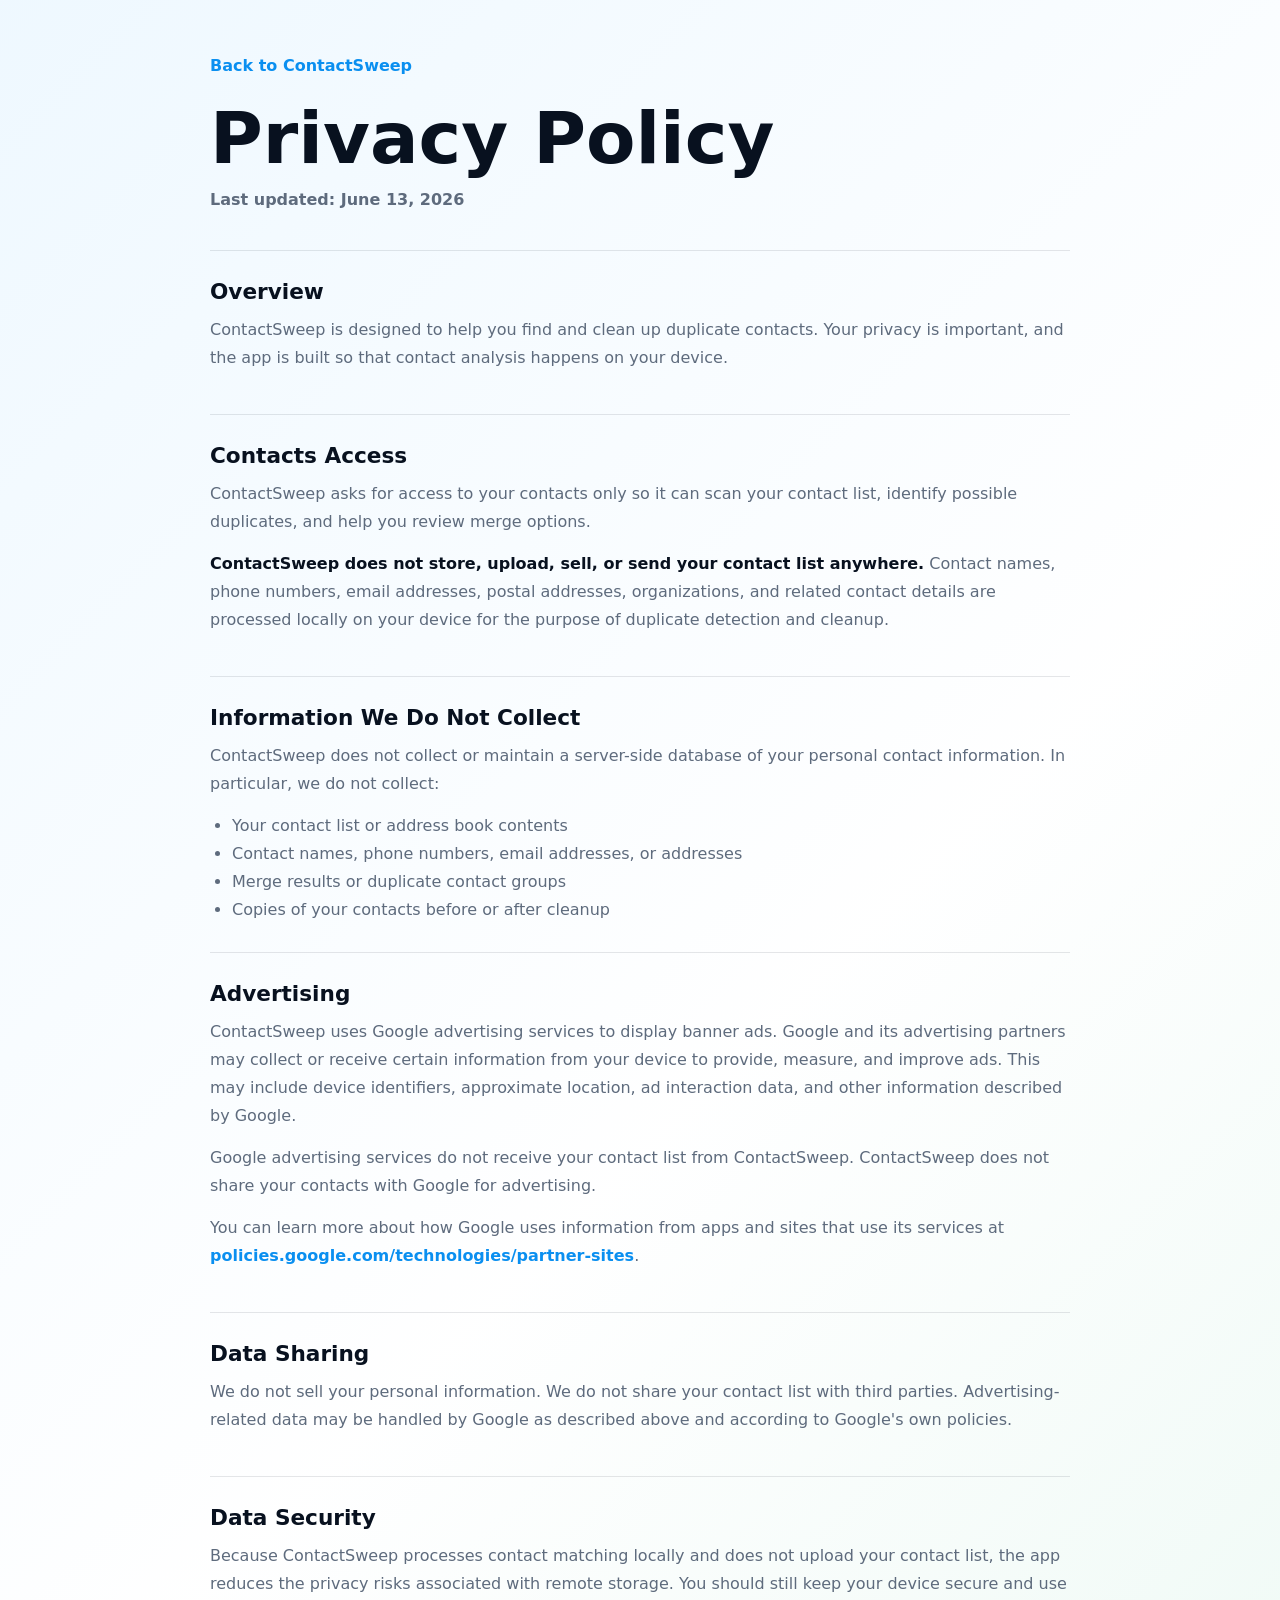
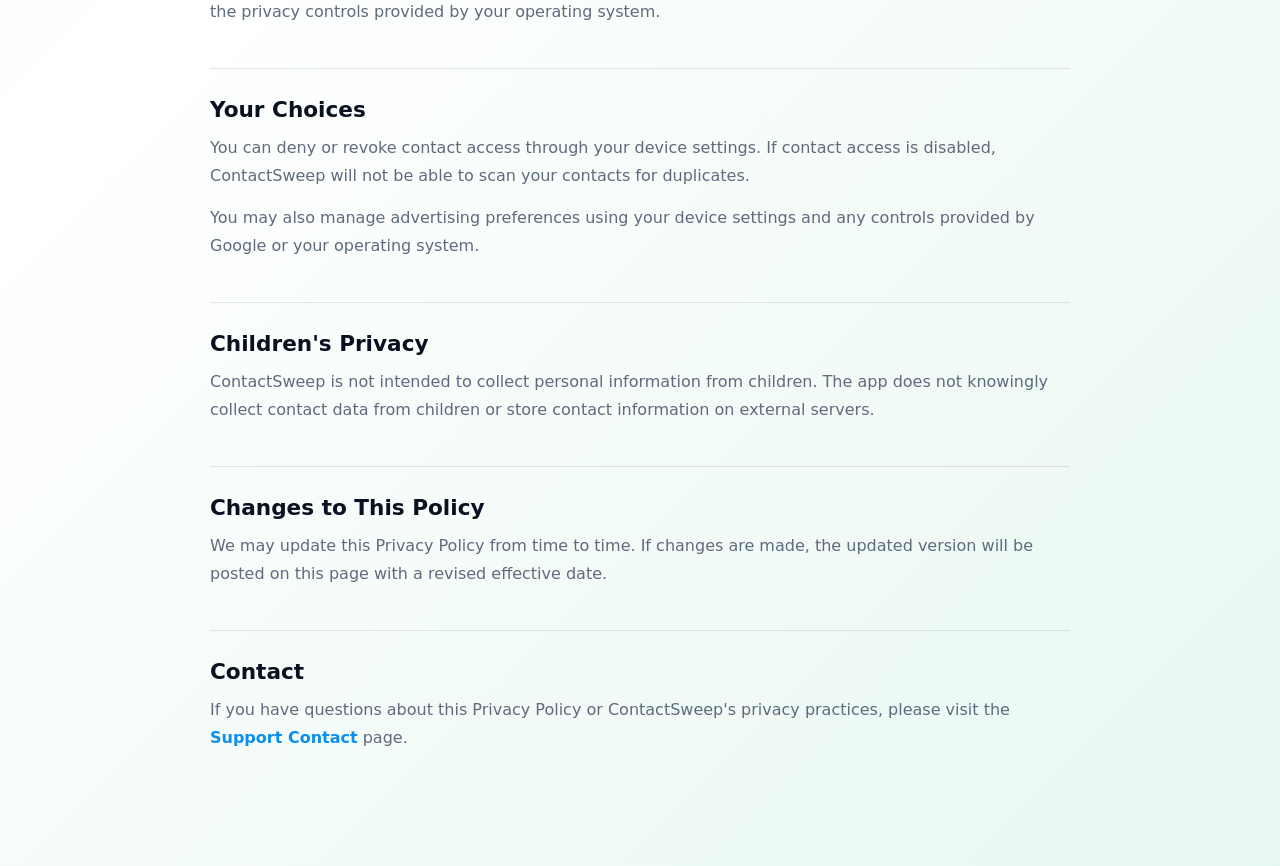
<file: ContactSweep/Privacy-Policy.html>
<!DOCTYPE html>
<html lang="en">
  <head>
    <meta charset="UTF-8" />
    <meta name="viewport" content="width=device-width, initial-scale=1.0" />
    <meta
      name="description"
      content="Privacy Policy for ContactSweep, including contact access and advertising information."
    />
    <title>Privacy Policy | ContactSweep</title>
    <link rel="icon" href="assets/logo.jpg" type="image/jpeg" />
    <style>
      :root {
        color-scheme: light;
        --ink: #08111f;
        --muted: #5e6b7d;
        --blue: #0a8ff0;
        --line: rgba(8, 17, 31, 0.1);
        font-family: Inter, ui-sans-serif, system-ui, -apple-system, BlinkMacSystemFont, "SF Pro Display", "Segoe UI", sans-serif;
      }

      * {
        box-sizing: border-box;
      }

      body {
        margin: 0;
        color: var(--ink);
        background:
          linear-gradient(135deg, rgba(238, 248, 255, 0.96), rgba(255, 255, 255, 0.94) 48%, rgba(229, 247, 239, 0.9)),
          #f8fbff;
      }

      main {
        width: min(860px, calc(100% - 36px));
        margin: 0 auto;
        padding: 56px 0 72px;
      }

      header {
        margin-bottom: 36px;
      }

      a {
        color: var(--blue);
        text-decoration: none;
        font-weight: 700;
      }

      a:hover {
        text-decoration: underline;
      }

      .back-link {
        display: inline-flex;
        margin-bottom: 28px;
      }

      h1 {
        margin: 0 0 12px;
        font-size: clamp(2.4rem, 7vw, 4.5rem);
        line-height: 0.98;
        letter-spacing: 0;
      }

      .updated {
        margin: 0;
        color: var(--muted);
        font-weight: 650;
      }

      section {
        padding: 28px 0;
        border-top: 1px solid var(--line);
      }

      h2 {
        margin: 0 0 12px;
        font-size: 1.35rem;
        letter-spacing: 0;
      }

      p,
      li {
        color: var(--muted);
        font-size: 1rem;
        line-height: 1.75;
      }

      p {
        margin: 0 0 14px;
      }

      ul {
        margin: 0;
        padding-left: 22px;
      }

      strong {
        color: var(--ink);
      }
    </style>
  </head>
  <body>
    <main>
      <header>
        <a class="back-link" href="index.html">Back to ContactSweep</a>
        <h1>Privacy Policy</h1>
        <p class="updated">Last updated: June 13, 2026</p>
      </header>

      <section>
        <h2>Overview</h2>
        <p>
          ContactSweep is designed to help you find and clean up duplicate contacts. Your privacy is important, and the app is built so that contact analysis happens on your device.
        </p>
      </section>

      <section>
        <h2>Contacts Access</h2>
        <p>
          ContactSweep asks for access to your contacts only so it can scan your contact list, identify possible duplicates, and help you review merge options.
        </p>
        <p>
          <strong>ContactSweep does not store, upload, sell, or send your contact list anywhere.</strong> Contact names, phone numbers, email addresses, postal addresses, organizations, and related contact details are processed locally on your device for the purpose of duplicate detection and cleanup.
        </p>
      </section>

      <section>
        <h2>Information We Do Not Collect</h2>
        <p>ContactSweep does not collect or maintain a server-side database of your personal contact information. In particular, we do not collect:</p>
        <ul>
          <li>Your contact list or address book contents</li>
          <li>Contact names, phone numbers, email addresses, or addresses</li>
          <li>Merge results or duplicate contact groups</li>
          <li>Copies of your contacts before or after cleanup</li>
        </ul>
      </section>

      <section>
        <h2>Advertising</h2>
        <p>
          ContactSweep uses Google advertising services to display banner ads. Google and its advertising partners may collect or receive certain information from your device to provide, measure, and improve ads. This may include device identifiers, approximate location, ad interaction data, and other information described by Google.
        </p>
        <p>
          Google advertising services do not receive your contact list from ContactSweep. ContactSweep does not share your contacts with Google for advertising.
        </p>
        <p>
          You can learn more about how Google uses information from apps and sites that use its services at
          <a href="https://policies.google.com/technologies/partner-sites">policies.google.com/technologies/partner-sites</a>.
        </p>
      </section>

      <section>
        <h2>Data Sharing</h2>
        <p>
          We do not sell your personal information. We do not share your contact list with third parties. Advertising-related data may be handled by Google as described above and according to Google&apos;s own policies.
        </p>
      </section>

      <section>
        <h2>Data Security</h2>
        <p>
          Because ContactSweep processes contact matching locally and does not upload your contact list, the app reduces the privacy risks associated with remote storage. You should still keep your device secure and use the privacy controls provided by your operating system.
        </p>
      </section>

      <section>
        <h2>Your Choices</h2>
        <p>
          You can deny or revoke contact access through your device settings. If contact access is disabled, ContactSweep will not be able to scan your contacts for duplicates.
        </p>
        <p>
          You may also manage advertising preferences using your device settings and any controls provided by Google or your operating system.
        </p>
      </section>

      <section>
        <h2>Children&apos;s Privacy</h2>
        <p>
          ContactSweep is not intended to collect personal information from children. The app does not knowingly collect contact data from children or store contact information on external servers.
        </p>
      </section>

      <section>
        <h2>Changes to This Policy</h2>
        <p>
          We may update this Privacy Policy from time to time. If changes are made, the updated version will be posted on this page with a revised effective date.
        </p>
      </section>

      <section>
        <h2>Contact</h2>
        <p>
          If you have questions about this Privacy Policy or ContactSweep&apos;s privacy practices, please visit the
          <a href="support.html">Support Contact</a> page.
        </p>
      </section>
    </main>
  </body>
</html>
</file>
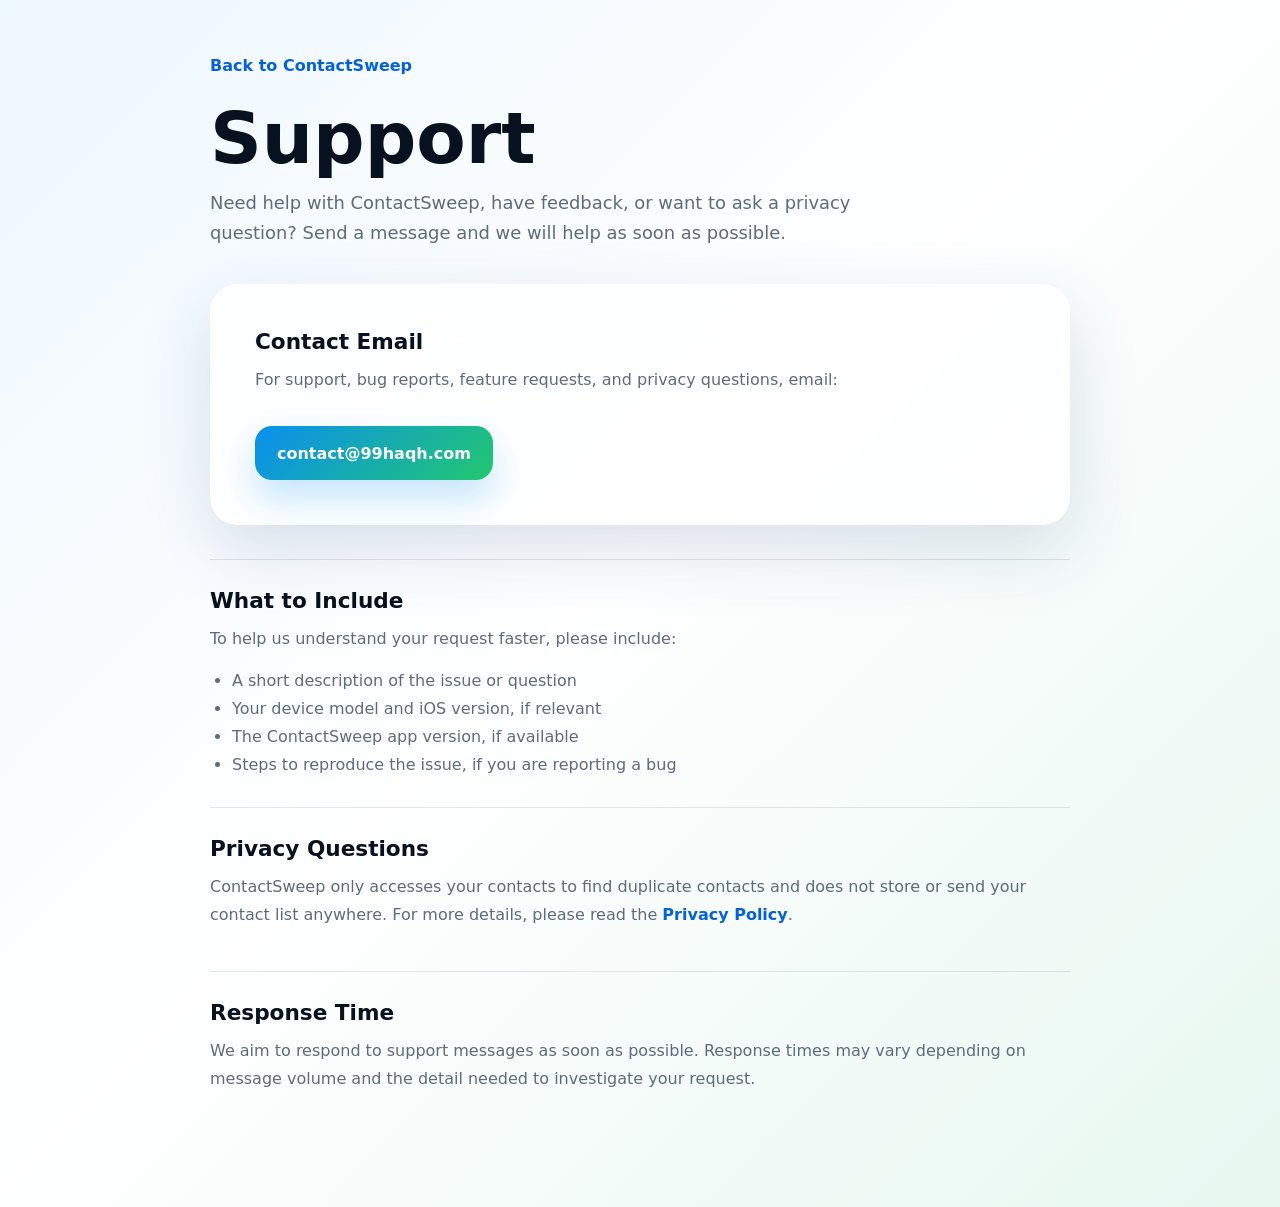
<file: ContactSweep/support.html>
<!DOCTYPE html>
<html lang="en">
  <head>
    <meta charset="UTF-8" />
    <meta name="viewport" content="width=device-width, initial-scale=1.0" />
    <meta
      name="description"
      content="Contact ContactSweep support for help, feedback, and privacy questions."
    />
    <title>Support | ContactSweep</title>
    <link rel="icon" href="logo.jpg" type="image/jpeg" />
    <style>
      :root {
        color-scheme: light;
        --ink: #08111f;
        --muted: #5e6b7d;
        --blue: #0a8ff0;
        --blue-deep: #0661d8;
        --line: rgba(8, 17, 31, 0.1);
        --panel: rgba(255, 255, 255, 0.72);
        font-family: Inter, ui-sans-serif, system-ui, -apple-system, BlinkMacSystemFont, "SF Pro Display", "Segoe UI", sans-serif;
      }

      * {
        box-sizing: border-box;
      }

      body {
        margin: 0;
        color: var(--ink);
        background:
          linear-gradient(135deg, rgba(238, 248, 255, 0.96), rgba(255, 255, 255, 0.94) 48%, rgba(229, 247, 239, 0.9)),
          #f8fbff;
      }

      main {
        width: min(860px, calc(100% - 36px));
        margin: 0 auto;
        padding: 56px 0 72px;
      }

      header {
        margin-bottom: 36px;
      }

      a {
        color: var(--blue-deep);
        text-decoration: none;
        font-weight: 750;
      }

      a:hover {
        text-decoration: underline;
      }

      .back-link {
        display: inline-flex;
        margin-bottom: 28px;
      }

      h1 {
        margin: 0 0 14px;
        font-size: clamp(2.4rem, 7vw, 4.5rem);
        line-height: 0.98;
        letter-spacing: 0;
      }

      .intro {
        max-width: 680px;
        margin: 0;
        color: var(--muted);
        font-size: 1.12rem;
        line-height: 1.7;
      }

      .support-card {
        margin: 34px 0;
        padding: clamp(26px, 6vw, 44px);
        border: 1px solid rgba(255, 255, 255, 0.76);
        border-radius: 28px;
        background: var(--panel);
        box-shadow: 0 24px 70px rgba(28, 67, 118, 0.16);
        backdrop-filter: blur(22px);
      }

      .email-button {
        display: inline-flex;
        align-items: center;
        justify-content: center;
        min-height: 54px;
        margin-top: 18px;
        padding: 14px 22px;
        border-radius: 17px;
        color: #fff;
        background: linear-gradient(135deg, var(--blue), #22c76f);
        box-shadow: 0 18px 36px rgba(10, 143, 240, 0.24);
      }

      .email-button:hover {
        text-decoration: none;
      }

      section {
        padding: 28px 0;
        border-top: 1px solid var(--line);
      }

      h2 {
        margin: 0 0 12px;
        font-size: 1.35rem;
        letter-spacing: 0;
      }

      p,
      li {
        color: var(--muted);
        font-size: 1rem;
        line-height: 1.75;
      }

      p {
        margin: 0 0 14px;
      }

      ul {
        margin: 0;
        padding-left: 22px;
      }
    </style>
  </head>
  <body>
    <main>
      <header>
        <a class="back-link" href="index.html">Back to ContactSweep</a>
        <h1>Support</h1>
        <p class="intro">
          Need help with ContactSweep, have feedback, or want to ask a privacy question? Send a message and we will help as soon as possible.
        </p>
      </header>

      <div class="support-card">
        <h2>Contact Email</h2>
        <p>
          For support, bug reports, feature requests, and privacy questions, email:
        </p>
        <a class="email-button" href="mailto:contact@99haqh.com">contact@99haqh.com</a>
      </div>

      <section>
        <h2>What to Include</h2>
        <p>To help us understand your request faster, please include:</p>
        <ul>
          <li>A short description of the issue or question</li>
          <li>Your device model and iOS version, if relevant</li>
          <li>The ContactSweep app version, if available</li>
          <li>Steps to reproduce the issue, if you are reporting a bug</li>
        </ul>
      </section>

      <section>
        <h2>Privacy Questions</h2>
        <p>
          ContactSweep only accesses your contacts to find duplicate contacts and does not store or send your contact list anywhere. For more details, please read the
          <a href="Privacy-Policy.html">Privacy Policy</a>.
        </p>
      </section>

      <section>
        <h2>Response Time</h2>
        <p>
          We aim to respond to support messages as soon as possible. Response times may vary depending on message volume and the detail needed to investigate your request.
        </p>
      </section>
    </main>
  </body>
</html>
</file>
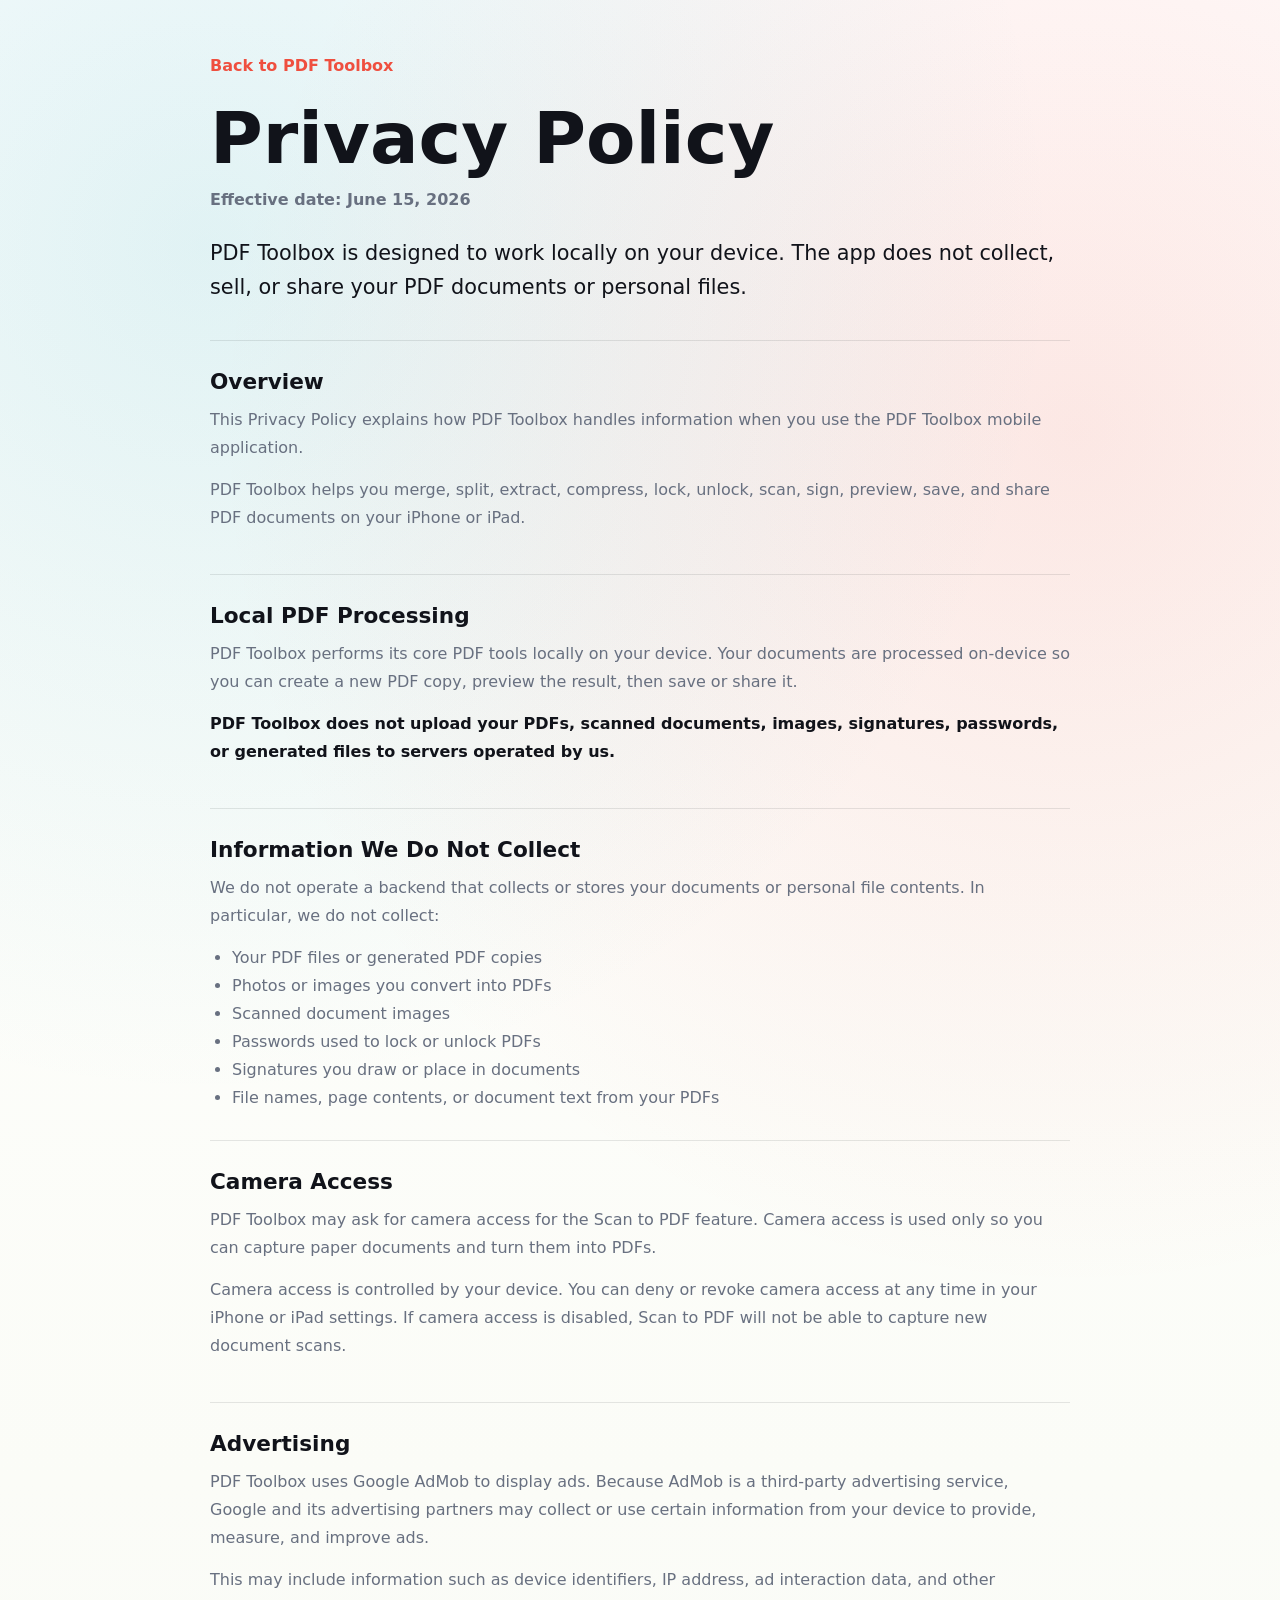
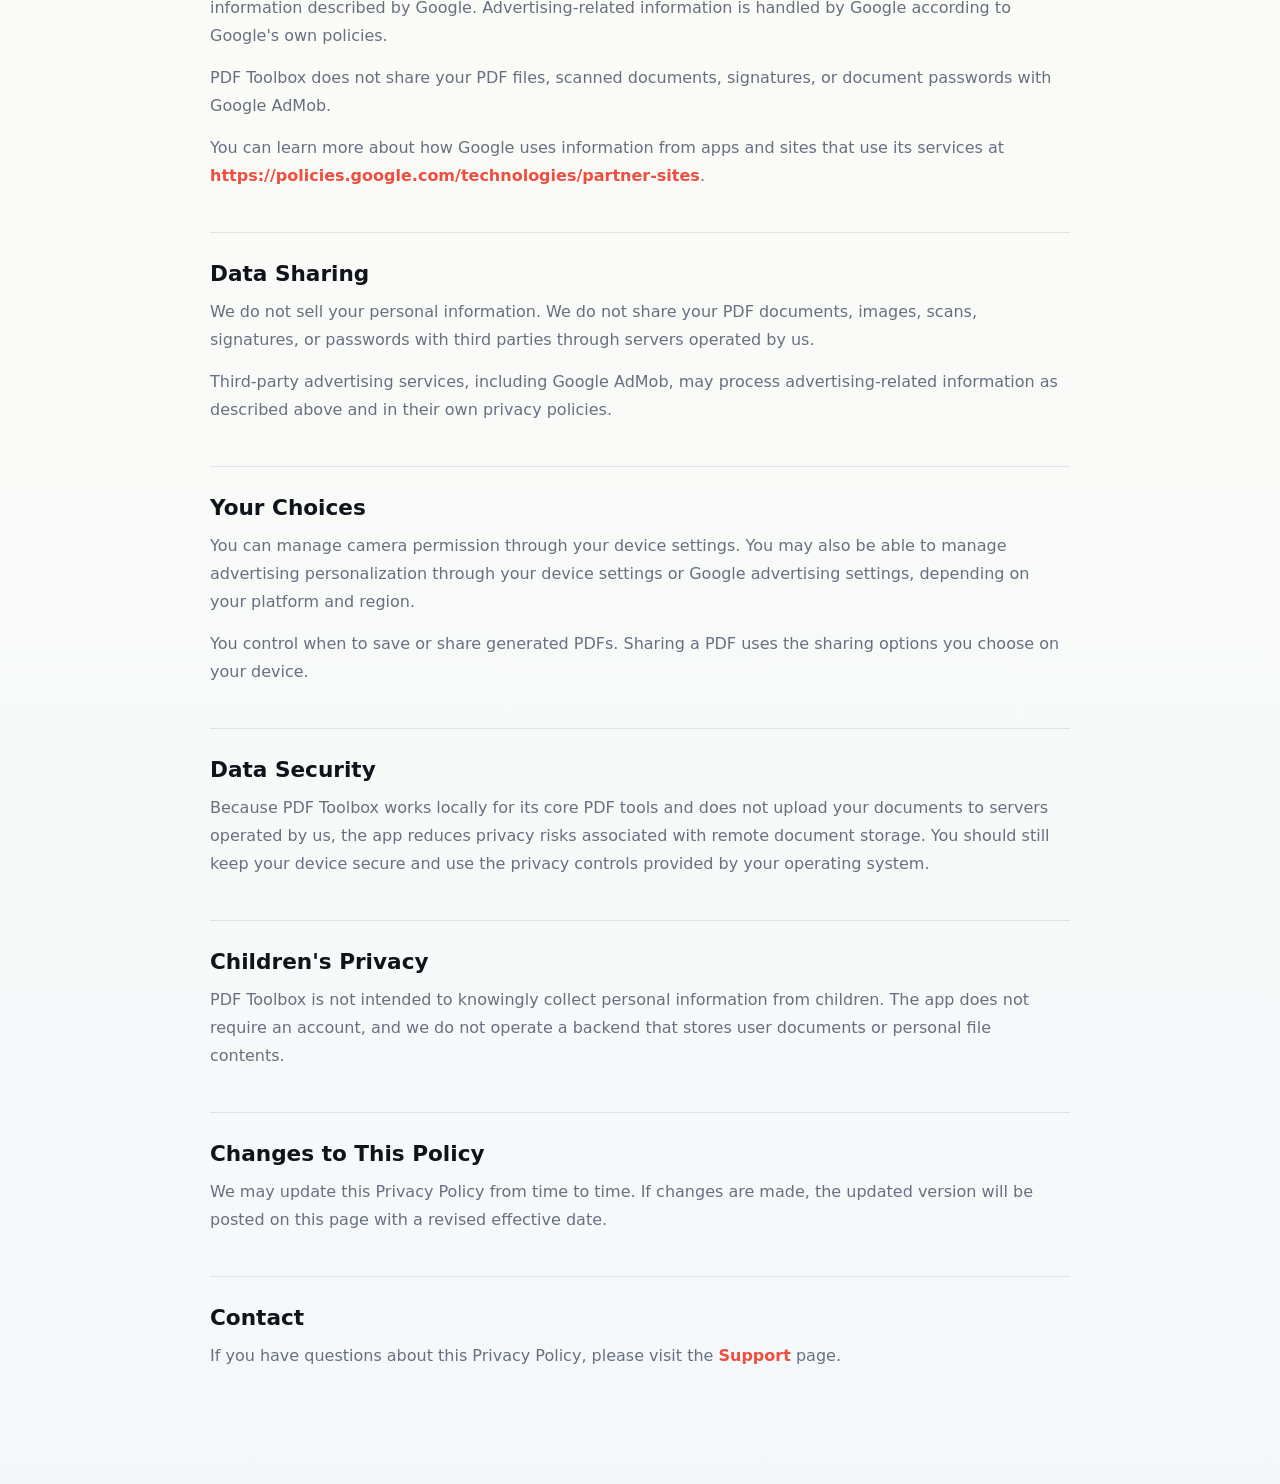
<file: PDFToolbox/Privacy-Policy.html>
<!DOCTYPE html>
<html lang="en">
  <head>
    <meta charset="UTF-8" />
    <meta name="viewport" content="width=device-width, initial-scale=1.0" />
    <meta
      name="description"
      content="Privacy Policy for PDF Toolbox, including local PDF processing, camera access, and Google AdMob advertising."
    />
    <title>Privacy Policy | PDF Toolbox</title>
    <link rel="icon" href="assets/pdf_logo_light.png" type="image/png" />
    <style>
      :root {
        color-scheme: light;
        --ink: #11131a;
        --muted: #687080;
        --coral: #ef4f3f;
        --line: rgba(17, 19, 26, 0.1);
        font-family: Inter, ui-sans-serif, system-ui, -apple-system, BlinkMacSystemFont, "SF Pro Display", "Segoe UI", sans-serif;
      }

      * {
        box-sizing: border-box;
      }

      body {
        margin: 0;
        color: var(--ink);
        background:
          radial-gradient(circle at 16% 8%, rgba(42, 167, 184, 0.14), transparent 28%),
          radial-gradient(circle at 84% 14%, rgba(239, 79, 63, 0.13), transparent 30%),
          linear-gradient(180deg, #ffffff 0%, #fbfcf7 48%, #f5f8fb 100%);
      }

      main {
        width: min(860px, calc(100% - 36px));
        margin: 0 auto;
        padding: 56px 0 72px;
      }

      header {
        margin-bottom: 36px;
      }

      a {
        color: var(--coral);
        text-decoration: none;
        font-weight: 750;
      }

      a:hover {
        text-decoration: underline;
      }

      .back-link {
        display: inline-flex;
        margin-bottom: 28px;
      }

      h1 {
        margin: 0 0 12px;
        font-size: clamp(2.4rem, 7vw, 4.5rem);
        line-height: 0.98;
        letter-spacing: 0;
      }

      .updated {
        margin: 0;
        color: var(--muted);
        font-weight: 650;
      }

      .summary {
        margin: 22px 0 0;
        color: var(--ink);
        font-size: clamp(1.08rem, 2.2vw, 1.3rem);
        line-height: 1.65;
      }

      section {
        padding: 28px 0;
        border-top: 1px solid var(--line);
      }

      h2 {
        margin: 0 0 12px;
        font-size: 1.35rem;
        letter-spacing: 0;
      }

      p,
      li {
        color: var(--muted);
        font-size: 1rem;
        line-height: 1.75;
      }

      p {
        margin: 0 0 14px;
      }

      ul {
        margin: 0;
        padding-left: 22px;
      }

      strong {
        color: var(--ink);
      }
    </style>
  </head>
  <body>
    <main>
      <header>
        <a class="back-link" href="index.html">Back to PDF Toolbox</a>
        <h1>Privacy Policy</h1>
        <p class="updated">Effective date: June 15, 2026</p>
        <p class="summary">
          PDF Toolbox is designed to work locally on your device. The app does not collect, sell, or share your PDF documents or personal files.
        </p>
      </header>

      <section>
        <h2>Overview</h2>
        <p>
          This Privacy Policy explains how PDF Toolbox handles information when you use the PDF Toolbox mobile application.
        </p>
        <p>
          PDF Toolbox helps you merge, split, extract, compress, lock, unlock, scan, sign, preview, save, and share PDF documents on your iPhone or iPad.
        </p>
      </section>

      <section>
        <h2>Local PDF Processing</h2>
        <p>
          PDF Toolbox performs its core PDF tools locally on your device. Your documents are processed on-device so you can create a new PDF copy, preview the result, then save or share it.
        </p>
        <p>
          <strong>PDF Toolbox does not upload your PDFs, scanned documents, images, signatures, passwords, or generated files to servers operated by us.</strong>
        </p>
      </section>

      <section>
        <h2>Information We Do Not Collect</h2>
        <p>We do not operate a backend that collects or stores your documents or personal file contents. In particular, we do not collect:</p>
        <ul>
          <li>Your PDF files or generated PDF copies</li>
          <li>Photos or images you convert into PDFs</li>
          <li>Scanned document images</li>
          <li>Passwords used to lock or unlock PDFs</li>
          <li>Signatures you draw or place in documents</li>
          <li>File names, page contents, or document text from your PDFs</li>
        </ul>
      </section>

      <section>
        <h2>Camera Access</h2>
        <p>
          PDF Toolbox may ask for camera access for the Scan to PDF feature. Camera access is used only so you can capture paper documents and turn them into PDFs.
        </p>
        <p>
          Camera access is controlled by your device. You can deny or revoke camera access at any time in your iPhone or iPad settings. If camera access is disabled, Scan to PDF will not be able to capture new document scans.
        </p>
      </section>

      <section>
        <h2>Advertising</h2>
        <p>
          PDF Toolbox uses Google AdMob to display ads. Because AdMob is a third-party advertising service, Google and its advertising partners may collect or use certain information from your device to provide, measure, and improve ads.
        </p>
        <p>
          This may include information such as device identifiers, IP address, ad interaction data, and other information described by Google. Advertising-related information is handled by Google according to Google&apos;s own policies.
        </p>
        <p>
          PDF Toolbox does not share your PDF files, scanned documents, signatures, or document passwords with Google AdMob.
        </p>
        <p>
          You can learn more about how Google uses information from apps and sites that use its services at
          <a href="https://policies.google.com/technologies/partner-sites" target="_blank" rel="noopener">https://policies.google.com/technologies/partner-sites</a>.
        </p>
      </section>

      <section>
        <h2>Data Sharing</h2>
        <p>
          We do not sell your personal information. We do not share your PDF documents, images, scans, signatures, or passwords with third parties through servers operated by us.
        </p>
        <p>
          Third-party advertising services, including Google AdMob, may process advertising-related information as described above and in their own privacy policies.
        </p>
      </section>

      <section>
        <h2>Your Choices</h2>
        <p>
          You can manage camera permission through your device settings. You may also be able to manage advertising personalization through your device settings or Google advertising settings, depending on your platform and region.
        </p>
        <p>
          You control when to save or share generated PDFs. Sharing a PDF uses the sharing options you choose on your device.
        </p>
      </section>

      <section>
        <h2>Data Security</h2>
        <p>
          Because PDF Toolbox works locally for its core PDF tools and does not upload your documents to servers operated by us, the app reduces privacy risks associated with remote document storage. You should still keep your device secure and use the privacy controls provided by your operating system.
        </p>
      </section>

      <section>
        <h2>Children&apos;s Privacy</h2>
        <p>
          PDF Toolbox is not intended to knowingly collect personal information from children. The app does not require an account, and we do not operate a backend that stores user documents or personal file contents.
        </p>
      </section>

      <section>
        <h2>Changes to This Policy</h2>
        <p>
          We may update this Privacy Policy from time to time. If changes are made, the updated version will be posted on this page with a revised effective date.
        </p>
      </section>

      <section>
        <h2>Contact</h2>
        <p>
          If you have questions about this Privacy Policy, please visit the
          <a href="Support.html">Support</a> page.
        </p>
      </section>
    </main>
  </body>
</html>
</file>
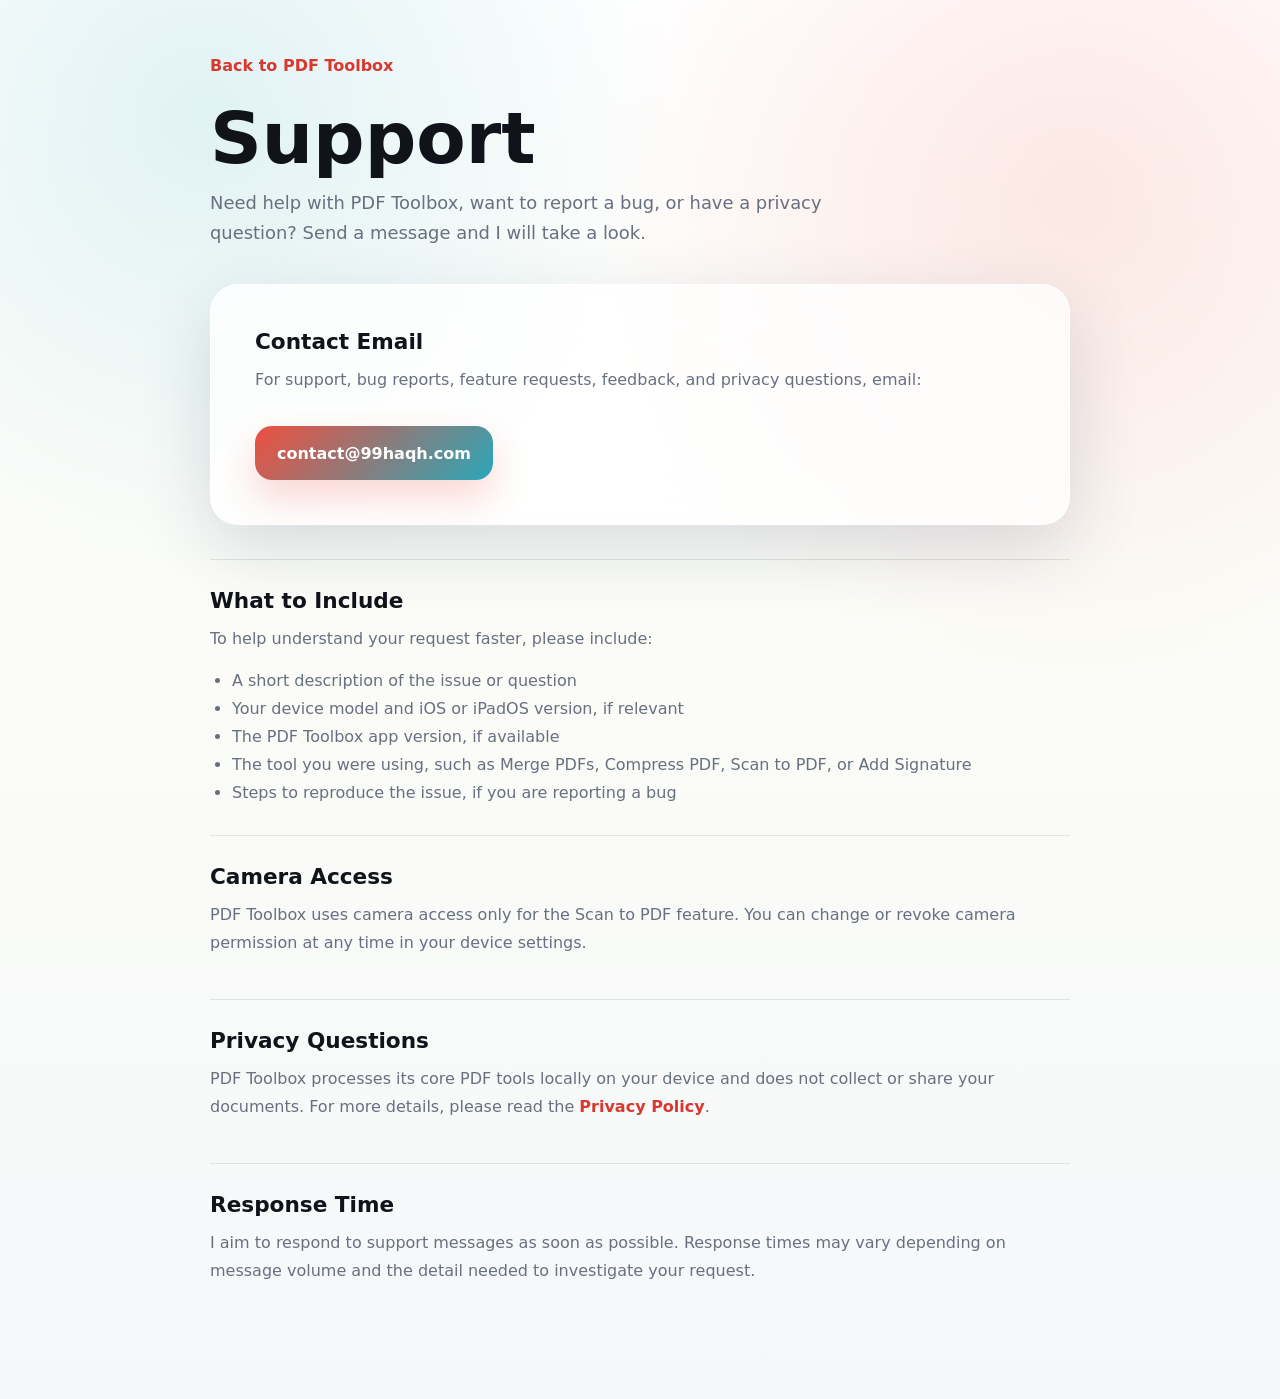
<file: PDFToolbox/Support.html>
<!DOCTYPE html>
<html lang="en">
  <head>
    <meta charset="UTF-8" />
    <meta name="viewport" content="width=device-width, initial-scale=1.0" />
    <meta
      name="description"
      content="Contact PDF Toolbox support for help, feedback, bug reports, and privacy questions."
    />
    <title>Support | PDF Toolbox</title>
    <link rel="icon" href="assets/pdf_logo_light.png" type="image/png" />
    <style>
      :root {
        color-scheme: light;
        --ink: #11131a;
        --muted: #687080;
        --coral: #ef4f3f;
        --coral-deep: #d9382f;
        --aqua: #2aa7b8;
        --line: rgba(17, 19, 26, 0.1);
        --panel: rgba(255, 255, 255, 0.74);
        font-family: Inter, ui-sans-serif, system-ui, -apple-system, BlinkMacSystemFont, "SF Pro Display", "Segoe UI", sans-serif;
      }

      * {
        box-sizing: border-box;
      }

      body {
        margin: 0;
        color: var(--ink);
        background:
          radial-gradient(circle at 16% 8%, rgba(42, 167, 184, 0.14), transparent 28%),
          radial-gradient(circle at 84% 14%, rgba(239, 79, 63, 0.13), transparent 30%),
          linear-gradient(180deg, #ffffff 0%, #fbfcf7 48%, #f5f8fb 100%);
      }

      main {
        width: min(860px, calc(100% - 36px));
        margin: 0 auto;
        padding: 56px 0 72px;
      }

      header {
        margin-bottom: 36px;
      }

      a {
        color: var(--coral-deep);
        text-decoration: none;
        font-weight: 750;
      }

      a:hover {
        text-decoration: underline;
      }

      .back-link {
        display: inline-flex;
        margin-bottom: 28px;
      }

      h1 {
        margin: 0 0 14px;
        font-size: clamp(2.4rem, 7vw, 4.5rem);
        line-height: 0.98;
        letter-spacing: 0;
      }

      .intro {
        max-width: 700px;
        margin: 0;
        color: var(--muted);
        font-size: 1.12rem;
        line-height: 1.7;
      }

      .support-card {
        margin: 34px 0;
        padding: clamp(26px, 6vw, 44px);
        border: 1px solid rgba(255, 255, 255, 0.78);
        border-radius: 28px;
        background: var(--panel);
        box-shadow: 0 24px 70px rgba(38, 55, 84, 0.16);
        backdrop-filter: blur(22px);
      }

      .email-button {
        display: inline-flex;
        align-items: center;
        justify-content: center;
        min-height: 54px;
        margin-top: 18px;
        padding: 14px 22px;
        border-radius: 17px;
        color: #fff;
        background: linear-gradient(135deg, var(--coral), var(--aqua));
        box-shadow: 0 18px 36px rgba(239, 79, 63, 0.22);
      }

      .email-button:hover {
        text-decoration: none;
      }

      section {
        padding: 28px 0;
        border-top: 1px solid var(--line);
      }

      h2 {
        margin: 0 0 12px;
        font-size: 1.35rem;
        letter-spacing: 0;
      }

      p,
      li {
        color: var(--muted);
        font-size: 1rem;
        line-height: 1.75;
      }

      p {
        margin: 0 0 14px;
      }

      ul {
        margin: 0;
        padding-left: 22px;
      }
    </style>
  </head>
  <body>
    <main>
      <header>
        <a class="back-link" href="index.html">Back to PDF Toolbox</a>
        <h1>Support</h1>
        <p class="intro">
          Need help with PDF Toolbox, want to report a bug, or have a privacy question? Send a message and I will take a look.
        </p>
      </header>

      <div class="support-card">
        <h2>Contact Email</h2>
        <p>
          For support, bug reports, feature requests, feedback, and privacy questions, email:
        </p>
        <a class="email-button" href="mailto:contact@99haqh.com">contact@99haqh.com</a>
      </div>

      <section>
        <h2>What to Include</h2>
        <p>To help understand your request faster, please include:</p>
        <ul>
          <li>A short description of the issue or question</li>
          <li>Your device model and iOS or iPadOS version, if relevant</li>
          <li>The PDF Toolbox app version, if available</li>
          <li>The tool you were using, such as Merge PDFs, Compress PDF, Scan to PDF, or Add Signature</li>
          <li>Steps to reproduce the issue, if you are reporting a bug</li>
        </ul>
      </section>

      <section>
        <h2>Camera Access</h2>
        <p>
          PDF Toolbox uses camera access only for the Scan to PDF feature. You can change or revoke camera permission at any time in your device settings.
        </p>
      </section>

      <section>
        <h2>Privacy Questions</h2>
        <p>
          PDF Toolbox processes its core PDF tools locally on your device and does not collect or share your documents. For more details, please read the
          <a href="Privacy-Policy.html">Privacy Policy</a>.
        </p>
      </section>

      <section>
        <h2>Response Time</h2>
        <p>
          I aim to respond to support messages as soon as possible. Response times may vary depending on message volume and the detail needed to investigate your request.
        </p>
      </section>
    </main>
  </body>
</html>
</file>
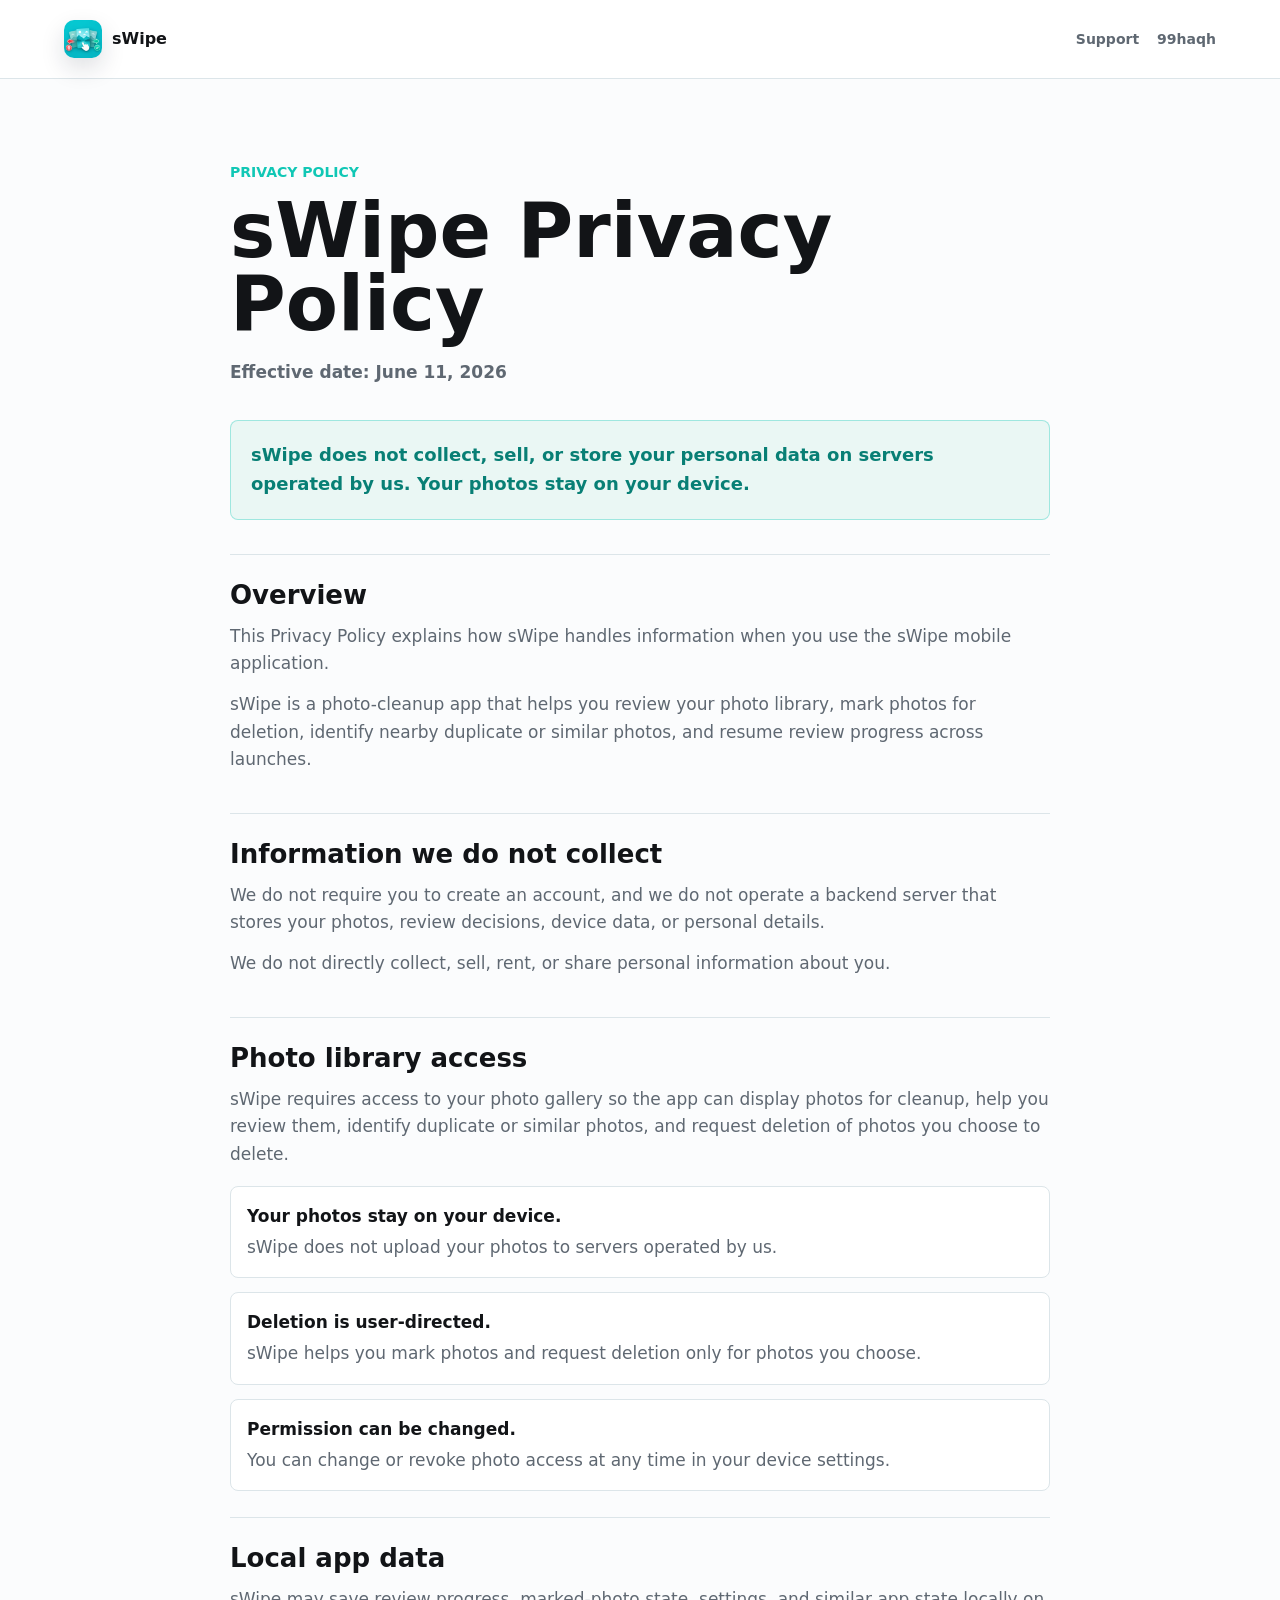
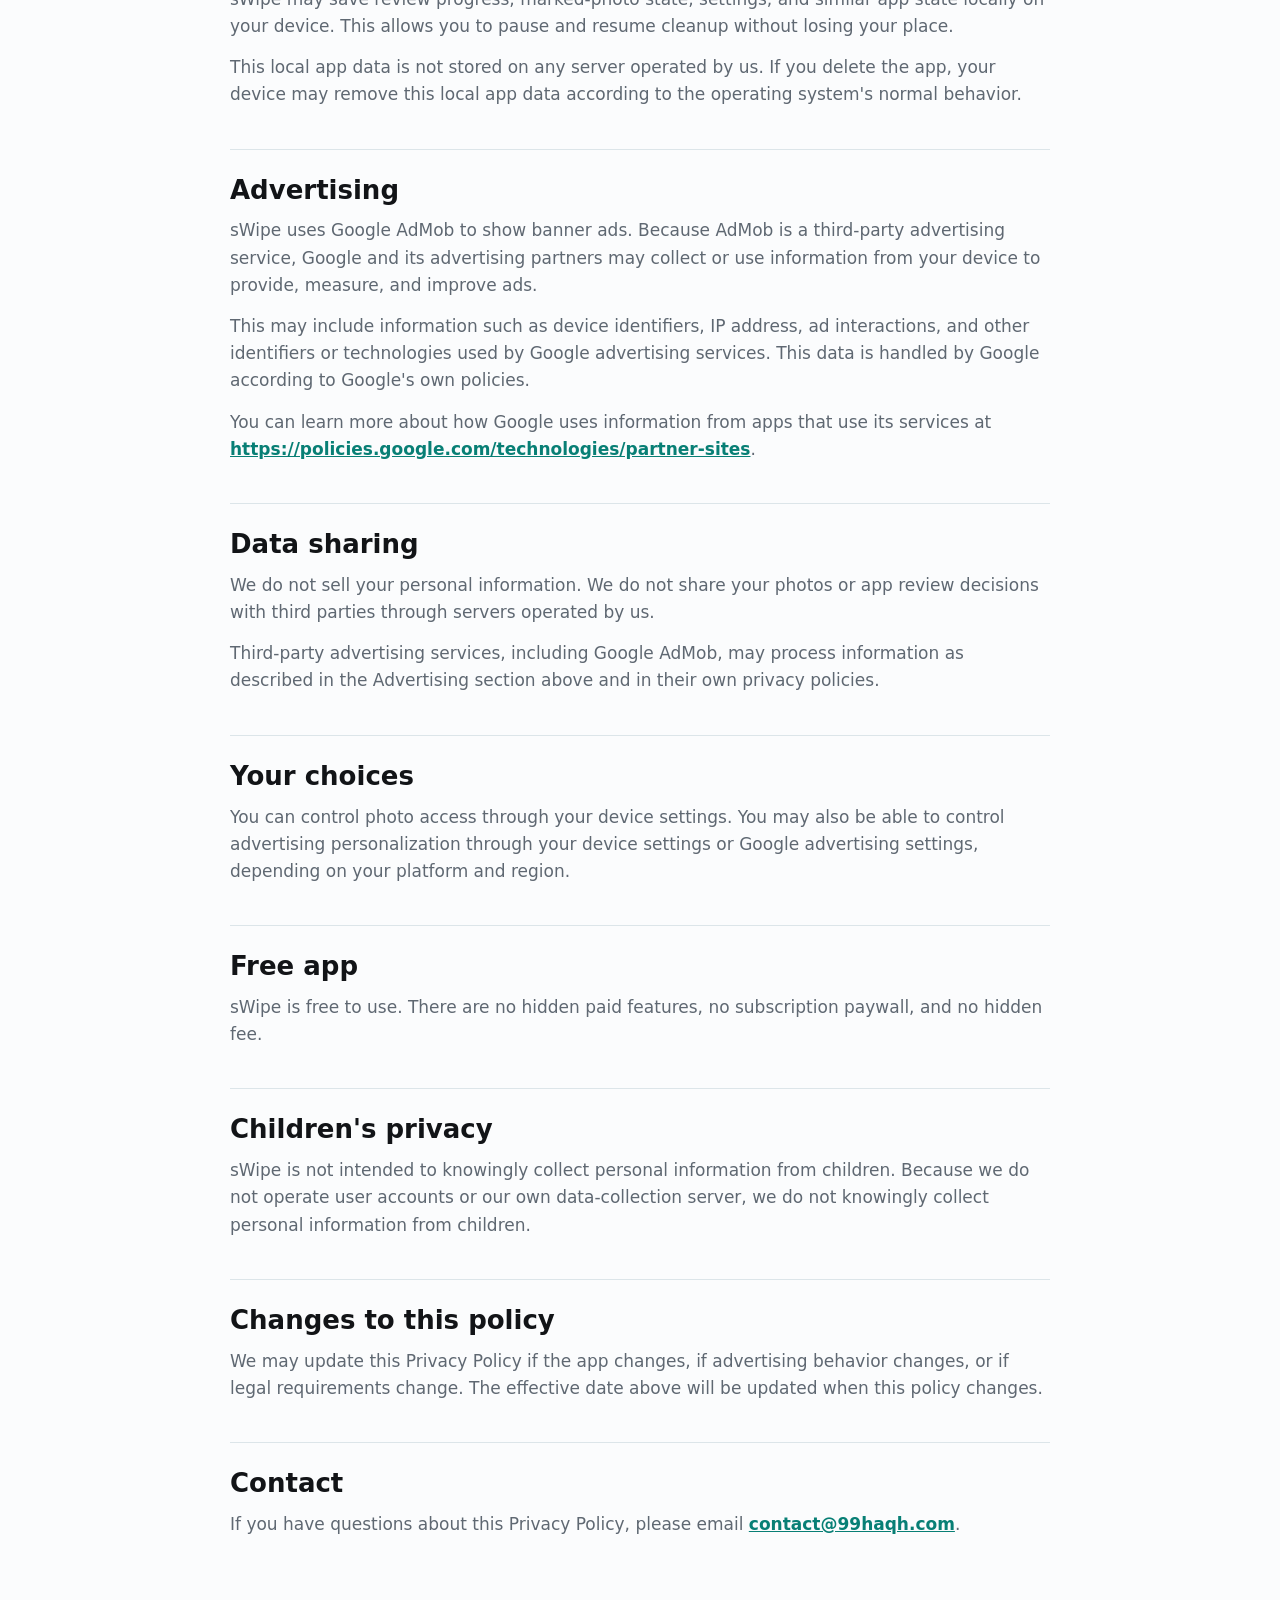
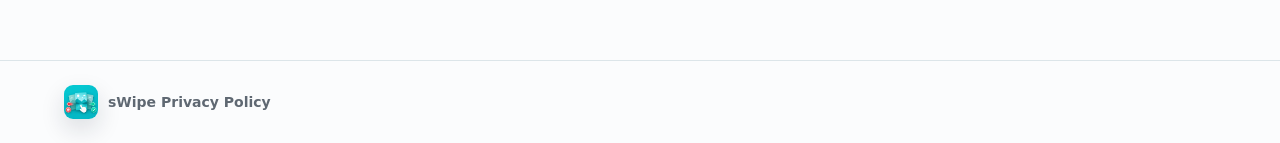
<file: Swipe/Privacy-Policy.html>
<!DOCTYPE html>
<html lang="en">
<head>
    <meta charset="UTF-8">
    <meta name="viewport" content="width=device-width, initial-scale=1.0">
    <title>sWipe Privacy Policy</title>
    <link rel="icon" type="image/png" href="assets/logo_light.png">
    <link rel="stylesheet" href="document.css">
</head>
<body>
    <header class="site-header">
        <a class="brand" href="index.html">
            <img src="assets/logo_light.png" alt="" aria-hidden="true">
            <span>sWipe</span>
        </a>
        <nav class="nav-links" aria-label="sWipe links">
            <a class="home-link" href="support.html">Support</a>
            <a class="home-link" href="../index.html">99haqh</a>
        </nav>
    </header>

    <main>
        <p class="eyebrow">Privacy Policy</p>
        <h1>sWipe Privacy Policy</h1>
        <p class="updated">Effective date: June 11, 2026</p>

        <p class="summary">
            sWipe does not collect, sell, or store your personal data on servers operated by us. Your photos stay on your device.
        </p>

        <section>
            <h2>Overview</h2>
            <p>
                This Privacy Policy explains how sWipe handles information when you use the sWipe mobile application.
            </p>
            <p>
                sWipe is a photo-cleanup app that helps you review your photo library, mark photos for deletion, identify nearby duplicate or similar photos, and resume review progress across launches.
            </p>
        </section>

        <section>
            <h2>Information we do not collect</h2>
            <p>
                We do not require you to create an account, and we do not operate a backend server that stores your photos, review decisions, device data, or personal details.
            </p>
            <p>
                We do not directly collect, sell, rent, or share personal information about you.
            </p>
        </section>

        <section>
            <h2>Photo library access</h2>
            <p>
                sWipe requires access to your photo gallery so the app can display photos for cleanup, help you review them, identify duplicate or similar photos, and request deletion of photos you choose to delete.
            </p>
            <ul class="policy-list">
                <li>
                    <strong>Your photos stay on your device.</strong>
                    sWipe does not upload your photos to servers operated by us.
                </li>
                <li>
                    <strong>Deletion is user-directed.</strong>
                    sWipe helps you mark photos and request deletion only for photos you choose.
                </li>
                <li>
                    <strong>Permission can be changed.</strong>
                    You can change or revoke photo access at any time in your device settings.
                </li>
            </ul>
        </section>

        <section>
            <h2>Local app data</h2>
            <p>
                sWipe may save review progress, marked-photo state, settings, and similar app state locally on your device. This allows you to pause and resume cleanup without losing your place.
            </p>
            <p>
                This local app data is not stored on any server operated by us. If you delete the app, your device may remove this local app data according to the operating system's normal behavior.
            </p>
        </section>

        <section>
            <h2>Advertising</h2>
            <p>
                sWipe uses Google AdMob to show banner ads. Because AdMob is a third-party advertising service, Google and its advertising partners may collect or use information from your device to provide, measure, and improve ads.
            </p>
            <p>
                This may include information such as device identifiers, IP address, ad interactions, and other identifiers or technologies used by Google advertising services. This data is handled by Google according to Google's own policies.
            </p>
            <p>
                You can learn more about how Google uses information from apps that use its services at
                <a href="https://policies.google.com/technologies/partner-sites" target="_blank" rel="noopener">https://policies.google.com/technologies/partner-sites</a>.
            </p>
        </section>

        <section>
            <h2>Data sharing</h2>
            <p>
                We do not sell your personal information. We do not share your photos or app review decisions with third parties through servers operated by us.
            </p>
            <p>
                Third-party advertising services, including Google AdMob, may process information as described in the Advertising section above and in their own privacy policies.
            </p>
        </section>

        <section>
            <h2>Your choices</h2>
            <p>
                You can control photo access through your device settings. You may also be able to control advertising personalization through your device settings or Google advertising settings, depending on your platform and region.
            </p>
        </section>

        <section>
            <h2>Free app</h2>
            <p>
                sWipe is free to use. There are no hidden paid features, no subscription paywall, and no hidden fee.
            </p>
        </section>

        <section>
            <h2>Children's privacy</h2>
            <p>
                sWipe is not intended to knowingly collect personal information from children. Because we do not operate user accounts or our own data-collection server, we do not knowingly collect personal information from children.
            </p>
        </section>

        <section>
            <h2>Changes to this policy</h2>
            <p>
                We may update this Privacy Policy if the app changes, if advertising behavior changes, or if legal requirements change. The effective date above will be updated when this policy changes.
            </p>
        </section>

        <section>
            <h2>Contact</h2>
            <p>
                If you have questions about this Privacy Policy, please email
                <a href="mailto:contact@99haqh.com">contact@99haqh.com</a>.
            </p>
        </section>
    </main>

    <footer class="site-footer">
        <span class="footer-brand">
            <img src="assets/logo_light.png" alt="" aria-hidden="true">
            <span>sWipe Privacy Policy</span>
        </span>
    </footer>
</body>
</html>
</file>
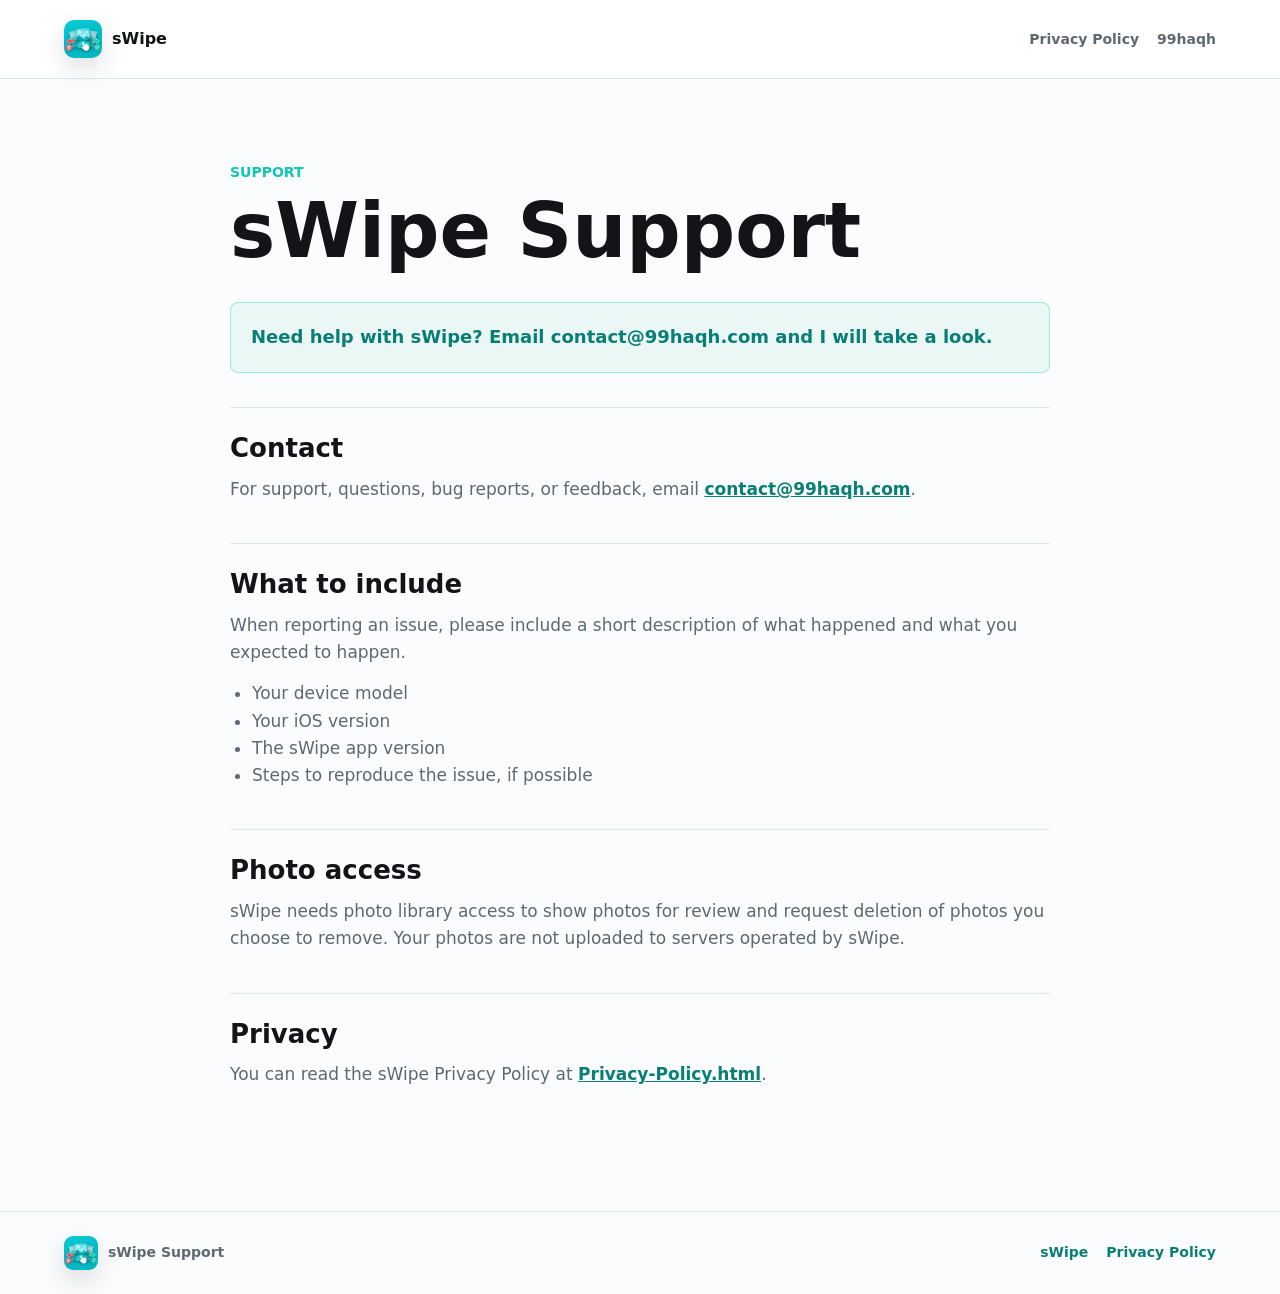
<file: Swipe/support.html>
<!DOCTYPE html>
<html lang="en">
<head>
    <meta charset="UTF-8">
    <meta name="viewport" content="width=device-width, initial-scale=1.0">
    <title>sWipe Support</title>
    <link rel="icon" type="image/png" href="assets/logo_light.png">
    <link rel="stylesheet" href="document.css">
</head>
<body>
    <header class="site-header">
        <a class="brand" href="index.html">
            <img src="assets/logo_light.png" alt="" aria-hidden="true">
            <span>sWipe</span>
        </a>
        <nav class="nav-links" aria-label="sWipe links">
            <a class="home-link" href="Privacy-Policy.html">Privacy Policy</a>
            <a class="home-link" href="../index.html">99haqh</a>
        </nav>
    </header>

    <main>
        <p class="eyebrow">Support</p>
        <h1>sWipe Support</h1>

        <p class="summary">
            Need help with sWipe? Email contact@99haqh.com and I will take a look.
        </p>

        <section>
            <h2>Contact</h2>
            <p>
                For support, questions, bug reports, or feedback, email
                <a href="mailto:contact@99haqh.com">contact@99haqh.com</a>.
            </p>
        </section>

        <section>
            <h2>What to include</h2>
            <p>
                When reporting an issue, please include a short description of what happened and what you expected to happen.
            </p>
            <ul>
                <li>Your device model</li>
                <li>Your iOS version</li>
                <li>The sWipe app version</li>
                <li>Steps to reproduce the issue, if possible</li>
            </ul>
        </section>

        <section>
            <h2>Photo access</h2>
            <p>
                sWipe needs photo library access to show photos for review and request deletion of photos you choose to remove. Your photos are not uploaded to servers operated by sWipe.
            </p>
        </section>

        <section>
            <h2>Privacy</h2>
            <p>
                You can read the sWipe Privacy Policy at
                <a href="Privacy-Policy.html">Privacy-Policy.html</a>.
            </p>
        </section>
    </main>

    <footer class="site-footer">
        <span class="footer-brand">
            <img src="assets/logo_light.png" alt="" aria-hidden="true">
            <span>sWipe Support</span>
        </span>
        <nav class="nav-links" aria-label="sWipe footer links">
            <a href="index.html">sWipe</a>
            <a href="Privacy-Policy.html">Privacy Policy</a>
        </nav>
    </footer>
</body>
</html>
</file>
<file: styles.css>
:root {
    --bg: #0d0f12;
    --panel: #151922;
    --ink: #e9f1ff;
    --muted: #9aa8ba;
    --green: #54f29f;
    --pink: #ff6fb1;
    --yellow: #ffd166;
    --blue: #7cc7ff;
    --line: #2a3140;
}

* {
    box-sizing: border-box;
}

body {
    min-height: 100vh;
    margin: 0;
    color: var(--ink);
    background:
        linear-gradient(transparent 95%, rgba(84, 242, 159, 0.08) 96%),
        linear-gradient(90deg, transparent 95%, rgba(124, 199, 255, 0.06) 96%),
        var(--bg);
    background-size: 28px 28px;
    font-family: ui-monospace, SFMono-Regular, Menlo, Monaco, Consolas, "Liberation Mono", monospace;
}

a {
    color: inherit;
}

.page {
    width: min(1120px, calc(100% - 32px));
    margin: 0 auto;
    padding: 40px 0;
}

.terminal {
    overflow: hidden;
    border: 1px solid var(--line);
    border-radius: 8px;
    background: rgba(21, 25, 34, 0.92);
    box-shadow: 0 28px 80px rgba(0, 0, 0, 0.36);
}

.terminal-bar {
    display: flex;
    align-items: center;
    justify-content: space-between;
    gap: 16px;
    padding: 12px 16px;
    border-bottom: 1px solid var(--line);
    background: #10141b;
    color: var(--muted);
    font-size: 13px;
}

.dots {
    display: flex;
    gap: 7px;
}

.dot {
    width: 12px;
    height: 12px;
    border-radius: 50%;
    background: var(--pink);
}

.dot:nth-child(2) {
    background: var(--yellow);
}

.dot:nth-child(3) {
    background: var(--green);
}

.terminal-body {
    padding: clamp(22px, 4vw, 42px);
}

.prompt {
    margin: 0 0 18px;
    color: var(--green);
    font-weight: 800;
}

.ascii-title {
    overflow-x: auto;
    margin: 0;
    color: var(--ink);
    font-size: clamp(11px, 2vw, 18px);
    line-height: 1.1;
    white-space: pre;
}

.tagline {
    max-width: 760px;
    margin: 26px 0 0;
    color: var(--muted);
    font-size: clamp(17px, 2.4vw, 24px);
    line-height: 1.45;
}

.blink {
    color: var(--green);
    animation: blink 1.1s steps(2, start) infinite;
}

@keyframes blink {
    50% {
        opacity: 0;
    }
}

.grid {
    display: grid;
    grid-template-columns: 1fr 0.8fr;
    gap: 18px;
    margin-top: 18px;
}

.card {
    border: 1px solid var(--line);
    border-radius: 8px;
    background: rgba(21, 25, 34, 0.72);
    padding: 20px;
}

.card h2 {
    margin: 0 0 14px;
    color: var(--blue);
    font-size: 18px;
    letter-spacing: 0;
}

.ascii-card {
    overflow-x: auto;
    margin: 0 0 16px;
    color: var(--yellow);
    font-size: 13px;
    line-height: 1.2;
    white-space: pre;
}

.links {
    display: grid;
    gap: 10px;
    margin: 0;
    padding: 0;
    list-style: none;
}

.links a {
    display: flex;
    justify-content: space-between;
    gap: 16px;
    padding: 12px 14px;
    border: 1px solid var(--line);
    border-radius: 8px;
    color: var(--ink);
    text-decoration: none;
    transition: 0.2s ease;
}

.links a:hover {
    border-color: var(--green);
    color: var(--green);
    transform: translateY(-2px);
}

.cmd {
    color: var(--muted);
}

.project {
    display: block;
    margin-top: 12px;
    padding: 18px;
    border: 1px dashed var(--green);
    border-radius: 8px;
    text-decoration: none;
    transition: 0.2s ease;
}

.project:hover {
    background: rgba(84, 242, 159, 0.08);
    transform: translateY(-2px);
}

.project strong {
    display: block;
    color: var(--green);
    font-size: 24px;
}

.project span {
    display: block;
    margin-top: 8px;
    color: var(--muted);
    line-height: 1.45;
}

.footer-note {
    margin: 18px 0 0;
    color: var(--muted);
    text-align: center;
    font-size: 13px;
}

@media (max-width: 820px) {
    .grid {
        grid-template-columns: 1fr;
    }

    .terminal-bar {
        align-items: flex-start;
        flex-direction: column;
    }
}
</file>
<file: ContactSweep/styles.css>
:root {
  --ink: #08111f;
  --muted: #637083;
  --blue: #0a8ff0;
  --blue-deep: #0661d8;
  --mint: #2ed06e;
  --panel: rgba(255, 255, 255, 0.7);
  --panel-strong: rgba(255, 255, 255, 0.9);
  --line: rgba(8, 17, 31, 0.09);
  --shadow: 0 24px 70px rgba(28, 67, 118, 0.18);
  --radius: 28px;
  font-family: Inter, ui-sans-serif, system-ui, -apple-system, BlinkMacSystemFont, "SF Pro Display", "Segoe UI", sans-serif;
}

* {
  box-sizing: border-box;
}

html {
  scroll-behavior: smooth;
}

body {
  margin: 0;
  color: var(--ink);
  background:
    linear-gradient(135deg, rgba(238, 248, 255, 0.96), rgba(255, 255, 255, 0.92) 42%, rgba(228, 246, 237, 0.9)),
    linear-gradient(180deg, #f8fbff 0%, #eef7ff 48%, #ffffff 100%);
  overflow-x: hidden;
}

body::before {
  content: "";
  position: fixed;
  inset: 0;
  pointer-events: none;
  background:
    linear-gradient(120deg, rgba(10, 143, 240, 0.12), transparent 34%),
    linear-gradient(300deg, rgba(46, 208, 110, 0.11), transparent 38%);
  z-index: -2;
}

a {
  color: inherit;
  text-decoration: none;
}

img {
  display: block;
  max-width: 100%;
}

.site-header {
  position: sticky;
  top: 14px;
  z-index: 20;
  width: min(1120px, calc(100% - 28px));
  margin: 14px auto 0;
  display: flex;
  align-items: center;
  justify-content: space-between;
  gap: 18px;
  padding: 10px 12px;
  border: 1px solid rgba(255, 255, 255, 0.72);
  border-radius: 999px;
  background: rgba(255, 255, 255, 0.68);
  box-shadow: 0 18px 44px rgba(40, 84, 129, 0.12);
  backdrop-filter: blur(22px);
}

.brand,
.nav-links {
  display: flex;
  align-items: center;
}

.brand {
  gap: 10px;
  font-weight: 760;
  letter-spacing: 0;
}

.brand-logo {
  width: 38px;
  height: 38px;
  border-radius: 14px;
  object-fit: cover;
  box-shadow: 0 10px 22px rgba(10, 143, 240, 0.22);
}

.nav-links {
  gap: 8px;
  color: #334155;
  font-size: 0.9rem;
  font-weight: 650;
}

.nav-links a {
  padding: 10px 13px;
  border-radius: 999px;
  transition: background 180ms ease, color 180ms ease;
}

.nav-links a:hover {
  color: var(--blue-deep);
  background: rgba(10, 143, 240, 0.09);
}

.section-shell {
  width: min(1120px, calc(100% - 36px));
  margin: 0 auto;
}

.hero {
  position: relative;
  min-height: calc(100vh - 82px);
  display: grid;
  grid-template-columns: minmax(0, 0.92fr) minmax(310px, 1.08fr);
  align-items: center;
  gap: clamp(36px, 6vw, 76px);
  padding: clamp(58px, 8vw, 104px) 0 72px;
}

.hero-bg {
  position: absolute;
  inset: 24px -8vw auto;
  height: 70%;
  border-radius: 0 0 64px 64px;
  background:
    linear-gradient(130deg, rgba(255, 255, 255, 0.76), rgba(255, 255, 255, 0.32)),
    linear-gradient(110deg, rgba(10, 143, 240, 0.18), transparent 48%, rgba(46, 208, 110, 0.16));
  filter: saturate(1.1);
  z-index: -1;
}

.eyebrow {
  margin: 0 0 14px;
  color: var(--blue-deep);
  font-size: 0.78rem;
  font-weight: 800;
  letter-spacing: 0.14em;
  text-transform: uppercase;
}

h1,
h2,
h3,
p {
  letter-spacing: 0;
}

h1,
h2,
h3 {
  margin: 0;
}

h1 {
  max-width: 720px;
  font-size: clamp(3.15rem, 7vw, 6.7rem);
  line-height: 0.93;
  font-weight: 850;
}

h2 {
  font-size: clamp(2.1rem, 4.5vw, 4.15rem);
  line-height: 1;
  font-weight: 830;
}

h3 {
  font-size: 1.18rem;
  line-height: 1.15;
}

.hero-subtitle {
  max-width: 590px;
  margin: 24px 0 0;
  color: var(--muted);
  font-size: clamp(1.05rem, 2vw, 1.28rem);
  line-height: 1.65;
}

.hero-actions {
  display: flex;
  align-items: center;
  flex-wrap: wrap;
  gap: 16px;
  margin-top: 34px;
}

.store-button {
  display: inline-block;
  line-height: 0;
}

.store-button img {
  width: 180px;
  min-width: 180px;
  height: auto;
}

.secondary-link {
  color: var(--blue-deep);
  font-weight: 760;
  padding: 13px 4px;
}

.hero-visual {
  min-width: 0;
}

.phone-stack {
  position: relative;
  min-height: clamp(500px, 72vw, 740px);
}

.phone-shot {
  border-radius: clamp(28px, 4vw, 46px);
  object-fit: cover;
  background: #dcefff;
  box-shadow: 0 34px 80px rgba(28, 67, 118, 0.26);
}

.main-shot {
  position: relative;
  z-index: 3;
  width: min(390px, 72vw);
  margin: 0 auto;
}

.side-shot {
  position: absolute;
  top: 14%;
  width: min(260px, 45vw);
  opacity: 0.72;
  filter: saturate(0.94);
}

.side-left {
  left: 0;
  transform: rotate(-8deg);
}

.side-right {
  right: 0;
  transform: rotate(8deg);
}

.features,
.how-it-works,
.cta {
  padding: clamp(64px, 9vw, 112px) 0;
}

.section-heading {
  max-width: 760px;
  margin-bottom: clamp(28px, 5vw, 54px);
}

.feature-grid {
  display: grid;
  grid-template-columns: repeat(4, minmax(0, 1fr));
  gap: 16px;
}

.feature-card,
.step,
.cta-panel {
  border: 1px solid rgba(255, 255, 255, 0.76);
  background: var(--panel);
  box-shadow: var(--shadow);
  backdrop-filter: blur(22px);
}

.feature-card {
  min-height: 275px;
  padding: 24px;
  border-radius: var(--radius);
  transition: transform 190ms ease, box-shadow 190ms ease, border-color 190ms ease;
}

.feature-card:hover {
  transform: translateY(-8px);
  border-color: rgba(10, 143, 240, 0.28);
  box-shadow: 0 30px 86px rgba(28, 67, 118, 0.23);
}

.feature-card p,
.step p {
  margin: 14px 0 0;
  color: var(--muted);
  line-height: 1.65;
}

.feature-icon {
  position: relative;
  display: grid;
  width: 54px;
  height: 54px;
  margin-bottom: 24px;
  place-items: center;
  border-radius: 20px;
  background: linear-gradient(145deg, rgba(10, 143, 240, 0.16), rgba(46, 208, 110, 0.15));
}

.feature-icon::before,
.feature-icon::after {
  content: "";
  position: absolute;
  border: 3px solid var(--blue);
}

.scan-icon::before {
  width: 24px;
  height: 16px;
  border-radius: 12px 12px 7px 7px;
  border-top-color: transparent;
}

.scan-icon::after {
  width: 15px;
  height: 15px;
  right: 10px;
  bottom: 10px;
  border-radius: 50%;
  box-shadow: 9px 9px 0 -6px var(--blue);
}

.speed-icon::before {
  width: 26px;
  height: 26px;
  border-radius: 50%;
  border-left-color: transparent;
}

.speed-icon::after {
  width: 14px;
  height: 3px;
  border: 0;
  background: var(--blue);
  transform: rotate(-34deg);
}

.globe-icon::before {
  width: 28px;
  height: 28px;
  border-radius: 50%;
}

.globe-icon::after {
  width: 3px;
  height: 30px;
  border: 0;
  background: var(--blue);
  box-shadow: 9px 0 0 -7px var(--blue), -9px 0 0 -7px var(--blue);
}

.merge-icon::before {
  width: 24px;
  height: 24px;
  border-radius: 8px;
}

.merge-icon::after {
  width: 16px;
  height: 3px;
  border: 0;
  background: var(--blue);
  box-shadow: 0 9px 0 var(--blue), 0 -9px 0 var(--blue);
}

.steps {
  display: grid;
  grid-template-columns: repeat(3, minmax(0, 1fr));
  gap: 18px;
}

.step {
  padding: 28px;
  border-radius: var(--radius);
}

.step span {
  display: inline-flex;
  margin-bottom: 30px;
  color: var(--blue-deep);
  font-size: 0.9rem;
  font-weight: 850;
}

.preview {
  overflow: hidden;
  padding: clamp(72px, 10vw, 128px) 0;
  background:
    linear-gradient(180deg, rgba(4, 99, 178, 0.06), rgba(255, 255, 255, 0.72)),
    linear-gradient(100deg, rgba(10, 143, 240, 0.14), rgba(46, 208, 110, 0.11));
}

.preview-inner {
  position: relative;
}

.preview-grid {
  display: grid;
  grid-template-columns: repeat(3, minmax(240px, 1fr));
  align-items: start;
  gap: clamp(18px, 3vw, 34px);
}

.preview-shot {
  width: 100%;
  max-height: 730px;
  border-radius: clamp(28px, 4vw, 44px);
  object-fit: cover;
  object-position: top center;
  box-shadow: 0 34px 80px rgba(28, 67, 118, 0.24);
}

.preview-shot:nth-child(2) {
  margin-top: 56px;
}

.preview-shot:nth-child(3) {
  margin-top: 22px;
}

.cta {
  text-align: center;
}

.cta-panel {
  display: grid;
  justify-items: center;
  padding: clamp(34px, 7vw, 78px);
  border-radius: 34px;
  background:
    linear-gradient(140deg, rgba(255, 255, 255, 0.86), rgba(255, 255, 255, 0.56)),
    linear-gradient(110deg, rgba(10, 143, 240, 0.12), rgba(46, 208, 110, 0.12));
}

.cta-panel h2 {
  max-width: 820px;
  margin-bottom: 28px;
}

.site-footer {
  width: min(1120px, calc(100% - 36px));
  margin: 0 auto;
  padding: 26px 0 38px;
  display: flex;
  justify-content: space-between;
  gap: 18px;
  color: #516173;
  border-top: 1px solid var(--line);
}

.site-footer p {
  margin: 0;
  font-weight: 800;
  color: var(--ink);
}

.footer-links {
  display: flex;
  flex-wrap: wrap;
  gap: 18px;
  font-weight: 650;
}

.footer-links a:hover {
  color: var(--blue-deep);
}

.js .reveal {
  opacity: 0;
  transform: translateY(26px);
  transition: opacity 650ms ease, transform 650ms ease;
  transition-delay: var(--delay, 0ms);
}

.js .reveal.is-visible {
  opacity: 1;
  transform: translateY(0);
}

@media (max-width: 980px) {
  .hero {
    grid-template-columns: 1fr;
    padding-top: 56px;
  }

  .hero-copy {
    text-align: center;
  }

  .hero-subtitle {
    margin-left: auto;
    margin-right: auto;
  }

  .hero-actions {
    justify-content: center;
  }

  .phone-stack {
    min-height: 650px;
  }

  .feature-grid {
    grid-template-columns: repeat(2, minmax(0, 1fr));
  }

  .preview-grid {
    grid-template-columns: repeat(2, minmax(230px, 1fr));
  }

  .preview-shot:nth-child(2),
  .preview-shot:nth-child(3) {
    margin-top: 0;
  }
}

@media (max-width: 680px) {
  .site-header {
    top: 8px;
    width: min(100% - 18px, 560px);
  }

  .nav-links {
    display: none;
  }

  .section-shell {
    width: min(100% - 28px, 560px);
  }

  h1 {
    font-size: clamp(3rem, 15vw, 4.25rem);
  }

  h2 {
    font-size: clamp(2rem, 10vw, 3rem);
  }

  .phone-stack {
    min-height: 520px;
  }

  .main-shot {
    width: min(315px, 78vw);
  }

  .side-shot {
    width: min(210px, 50vw);
    opacity: 0.5;
  }

  .side-left {
    left: -18px;
  }

  .side-right {
    right: -18px;
  }

  .feature-grid,
  .steps,
  .preview-grid {
    grid-template-columns: 1fr;
  }

  .feature-card {
    min-height: auto;
  }

  .preview-shot {
    max-height: none;
  }

  .site-footer {
    width: min(100% - 28px, 560px);
    flex-direction: column;
  }
}

@media (prefers-reduced-motion: reduce) {
  *,
  *::before,
  *::after {
    scroll-behavior: auto !important;
    transition-duration: 0.01ms !important;
    animation-duration: 0.01ms !important;
    animation-iteration-count: 1 !important;
  }

  .js .reveal {
    opacity: 1;
    transform: none;
  }
}
</file>
<file: PDFToolbox/styles.css>
:root {
  --ink: #11131a;
  --muted: #687080;
  --paper: #fbfcf7;
  --surface: rgba(255, 255, 255, 0.72);
  --surface-strong: rgba(255, 255, 255, 0.92);
  --coral: #ef4f3f;
  --coral-deep: #d9382f;
  --aqua: #2aa7b8;
  --blue: #2674e8;
  --line: rgba(17, 19, 26, 0.1);
  --shadow-soft: 0 24px 80px rgba(32, 43, 64, 0.14);
  --shadow-strong: 0 34px 110px rgba(38, 55, 84, 0.22);
  font-family: Inter, ui-sans-serif, system-ui, -apple-system, BlinkMacSystemFont, "SF Pro Display", "Segoe UI", sans-serif;
}

* {
  box-sizing: border-box;
}

html {
  scroll-behavior: smooth;
}

body {
  margin: 0;
  color: var(--ink);
  background:
    radial-gradient(circle at 18% 10%, rgba(42, 167, 184, 0.14), transparent 28%),
    radial-gradient(circle at 86% 20%, rgba(239, 79, 63, 0.14), transparent 30%),
    linear-gradient(180deg, #ffffff 0%, var(--paper) 45%, #f5f8fb 100%);
  overflow-x: hidden;
}

a {
  color: inherit;
  text-decoration: none;
}

img {
  display: block;
  max-width: 100%;
}

.site-header {
  position: sticky;
  top: 14px;
  z-index: 20;
  width: min(1160px, calc(100% - 28px));
  margin: 14px auto 0;
  display: flex;
  align-items: center;
  justify-content: space-between;
  gap: 18px;
  padding: 10px 12px;
  border: 1px solid rgba(255, 255, 255, 0.82);
  border-radius: 999px;
  background: rgba(255, 255, 255, 0.68);
  box-shadow: 0 18px 54px rgba(34, 45, 64, 0.12);
  backdrop-filter: blur(24px);
}

.brand,
.nav-links,
.hero-actions,
.footer-links {
  display: flex;
  align-items: center;
}

.brand {
  gap: 10px;
  font-weight: 820;
}

.brand img {
  width: 39px;
  height: 39px;
  border-radius: 13px;
  box-shadow: 0 12px 24px rgba(239, 79, 63, 0.22);
}

.nav-links {
  gap: 8px;
  color: #3b4250;
  font-size: 0.9rem;
  font-weight: 680;
}

.nav-links a {
  padding: 10px 13px;
  border-radius: 999px;
  transition: background 180ms ease, color 180ms ease;
}

.nav-links a:hover {
  color: var(--coral-deep);
  background: rgba(239, 79, 63, 0.08);
}

.hero {
  position: relative;
  min-height: calc(100vh - 82px);
  display: grid;
  align-items: center;
  overflow: hidden;
}

.hero-shell,
.section,
.privacy-shell,
.feature-band,
.site-footer {
  width: min(1160px, calc(100% - 36px));
  margin: 0 auto;
}

.hero-shell {
  display: grid;
  grid-template-columns: minmax(0, 0.92fr) minmax(340px, 1.08fr);
  align-items: center;
  gap: clamp(34px, 6vw, 82px);
  padding: clamp(62px, 8vw, 118px) 0 78px;
}

.hero-sheen {
  position: absolute;
  inset: 38px -10vw auto;
  height: 68%;
  pointer-events: none;
  background:
    linear-gradient(120deg, rgba(255, 255, 255, 0.86), rgba(255, 255, 255, 0.24)),
    linear-gradient(110deg, rgba(42, 167, 184, 0.12), transparent 46%, rgba(239, 79, 63, 0.13));
  border-radius: 0 0 72px 72px;
  transform: translate3d(0, calc(var(--hero-shift, 0px) * -0.28), 0);
  z-index: -1;
}

.eyebrow {
  margin: 0 0 14px;
  color: var(--coral-deep);
  font-size: 0.78rem;
  font-weight: 850;
  letter-spacing: 0.13em;
  text-transform: uppercase;
}

h1,
h2,
h3,
p {
  letter-spacing: 0;
}

h1,
h2,
h3 {
  margin: 0;
}

h1 {
  max-width: 760px;
  font-size: clamp(3.2rem, 7.4vw, 6.8rem);
  line-height: 0.94;
  font-weight: 880;
}

h2 {
  font-size: clamp(2.1rem, 4.9vw, 4.35rem);
  line-height: 1;
  font-weight: 850;
}

h3 {
  font-size: 1.12rem;
  line-height: 1.16;
  font-weight: 800;
}

.hero-subtitle {
  max-width: 610px;
  margin: 24px 0 0;
  color: var(--muted);
  font-size: clamp(1.06rem, 2vw, 1.28rem);
  line-height: 1.64;
}

.hero-actions {
  flex-wrap: wrap;
  gap: 16px;
  margin-top: 34px;
}

.store-badge {
  display: inline-block;
  line-height: 0;
  transition: transform 190ms ease, filter 190ms ease;
}

.store-badge:hover {
  transform: translateY(-3px);
  filter: drop-shadow(0 14px 22px rgba(17, 19, 26, 0.18));
}

.store-badge img {
  width: 184px;
  min-width: 184px;
  height: auto;
}

.secondary-link {
  color: var(--coral-deep);
  font-weight: 780;
  padding: 13px 4px;
}

.hero-visual {
  min-width: 0;
}

.orbital-preview {
  position: relative;
  min-height: clamp(520px, 74vw, 760px);
  transform-style: preserve-3d;
}

.hero-card,
.privacy-shot,
.gallery-shot {
  border-radius: clamp(26px, 4vw, 44px);
  box-shadow: var(--shadow-strong);
}

.hero-card {
  position: absolute;
  object-fit: cover;
  object-position: center top;
  background: #fffdf6;
  will-change: transform;
}

.hero-card-main {
  z-index: 3;
  right: 5%;
  top: 6%;
  width: min(380px, 66vw);
  transform: translate3d(0, calc(var(--hero-shift, 0px) * 0.16), 0) rotate(3deg);
}

.hero-card-back {
  z-index: 1;
  left: 2%;
  bottom: 4%;
  width: min(320px, 56vw);
  opacity: 0.88;
  transform: translate3d(0, calc(var(--hero-shift, 0px) * -0.08), 0) rotate(-7deg);
}

.hero-logo {
  position: absolute;
  z-index: 4;
  left: 7%;
  top: 12%;
  width: clamp(78px, 11vw, 132px);
  border-radius: 28%;
  box-shadow: 0 22px 48px rgba(239, 79, 63, 0.24);
  transform: translate3d(0, calc(var(--hero-shift, 0px) * 0.06), 0) rotate(-5deg);
}

.feature-band {
  display: grid;
  grid-template-columns: repeat(3, minmax(0, 1fr));
  gap: 1px;
  margin-top: -24px;
  overflow: hidden;
  border: 1px solid var(--line);
  border-radius: 28px;
  background: rgba(17, 19, 26, 0.08);
  box-shadow: var(--shadow-soft);
}

.feature-band div {
  min-height: 112px;
  padding: 24px;
  background: rgba(255, 255, 255, 0.78);
  backdrop-filter: blur(20px);
}

.feature-band strong,
.feature-band span {
  display: block;
}

.feature-band strong {
  font-size: 1.02rem;
  font-weight: 850;
}

.feature-band span {
  margin-top: 8px;
  color: var(--muted);
  line-height: 1.45;
}

.section,
.privacy-section,
.gallery-section,
.cta-section {
  padding: clamp(70px, 10vw, 124px) 0;
}

.section-intro {
  max-width: 780px;
  margin-bottom: clamp(30px, 5vw, 56px);
}

.tool-grid {
  display: grid;
  grid-template-columns: repeat(5, minmax(0, 1fr));
  gap: 14px;
}

.tool-card,
.workflow-step,
.cta-content {
  border: 1px solid rgba(255, 255, 255, 0.78);
  background: var(--surface);
  box-shadow: var(--shadow-soft);
  backdrop-filter: blur(24px);
}

.tool-card {
  min-height: 222px;
  padding: 22px;
  border-radius: 24px;
  transition: transform 190ms ease, box-shadow 190ms ease, border-color 190ms ease;
}

.tool-card:hover {
  transform: translateY(-7px);
  border-color: rgba(239, 79, 63, 0.28);
  box-shadow: 0 28px 82px rgba(45, 56, 78, 0.18);
}

.tool-card p,
.workflow-step p,
.privacy-copy p,
.cta-content p,
.site-footer span,
.site-footer p {
  color: var(--muted);
  line-height: 1.62;
}

.tool-card p,
.workflow-step p {
  margin: 12px 0 0;
}

.tool-icon {
  position: relative;
  display: grid;
  width: 48px;
  height: 48px;
  margin-bottom: 22px;
  place-items: center;
  border-radius: 17px;
  background:
    linear-gradient(145deg, rgba(239, 79, 63, 0.14), rgba(42, 167, 184, 0.13)),
    #fff;
}

.tool-icon::before,
.tool-icon::after {
  content: "";
  position: absolute;
  border-color: var(--coral);
}

.merge::before,
.split::before,
.extract::before,
.compress::before,
.image::before,
.scan::before,
.edit::before,
.share::before {
  width: 20px;
  height: 25px;
  border: 2px solid var(--coral);
  border-radius: 5px;
  background: rgba(255, 255, 255, 0.6);
}

.merge::after {
  width: 18px;
  height: 2px;
  background: var(--aqua);
  box-shadow: 0 7px 0 var(--aqua), 0 -7px 0 var(--aqua);
}

.split::after {
  width: 2px;
  height: 24px;
  background: var(--aqua);
}

.extract::after {
  width: 14px;
  height: 14px;
  border: 2px solid var(--aqua);
  border-top: 0;
  border-left: 0;
  transform: rotate(-45deg);
}

.compress::after {
  width: 24px;
  height: 2px;
  background: var(--aqua);
  box-shadow: 0 -7px 0 -1px var(--aqua), 0 7px 0 -1px var(--aqua);
}

.lock::before {
  width: 21px;
  height: 18px;
  bottom: 12px;
  border: 2px solid var(--coral);
  border-radius: 5px;
}

.lock::after {
  width: 16px;
  height: 14px;
  top: 11px;
  border: 2px solid var(--aqua);
  border-bottom: 0;
  border-radius: 12px 12px 0 0;
}

.image::after {
  width: 18px;
  height: 12px;
  border: 2px solid var(--aqua);
  border-top: 0;
  border-right: 0;
  transform: rotate(-45deg);
}

.scan::after {
  width: 25px;
  height: 2px;
  background: var(--aqua);
  box-shadow: 0 8px 0 var(--aqua);
}

.edit::after {
  width: 25px;
  height: 3px;
  background: var(--aqua);
  transform: rotate(-36deg);
}

.sign::before {
  width: 27px;
  height: 16px;
  border: 0;
  border-bottom: 3px solid var(--coral);
  border-radius: 50%;
  transform: rotate(-12deg);
}

.sign::after {
  width: 24px;
  height: 2px;
  background: var(--aqua);
  bottom: 13px;
}

.share::after {
  width: 17px;
  height: 17px;
  border: 2px solid var(--aqua);
  border-left: 0;
  border-bottom: 0;
  transform: rotate(45deg);
}

.privacy-section {
  overflow: hidden;
  background:
    linear-gradient(180deg, rgba(255, 255, 255, 0.5), rgba(244, 250, 251, 0.92)),
    linear-gradient(110deg, rgba(42, 167, 184, 0.13), rgba(239, 79, 63, 0.1));
}

.privacy-shell {
  display: grid;
  grid-template-columns: minmax(0, 0.95fr) minmax(280px, 0.75fr);
  align-items: center;
  gap: clamp(28px, 7vw, 94px);
}

.privacy-copy p {
  max-width: 640px;
  margin: 24px 0 0;
  font-size: clamp(1.05rem, 2vw, 1.24rem);
}

.privacy-art {
  position: relative;
  min-height: 520px;
  display: grid;
  align-items: center;
  justify-items: end;
}

.privacy-art::before {
  content: "";
  position: absolute;
  inset: 8% -10% 8% 8%;
  border-radius: 48px;
  background:
    linear-gradient(145deg, rgba(255, 255, 255, 0.82), rgba(255, 255, 255, 0.42)),
    linear-gradient(125deg, rgba(42, 167, 184, 0.13), rgba(239, 79, 63, 0.13));
  box-shadow: inset 0 0 0 1px rgba(255, 255, 255, 0.72), 0 28px 80px rgba(38, 55, 84, 0.14);
}

.privacy-shot {
  position: relative;
  z-index: 2;
  width: min(420px, 76vw);
  object-fit: cover;
  object-position: center top;
  border: 10px solid #ff662b;
  transform: translate3d(0, calc(var(--privacy-shift, 0px) * 0.1), 0) rotate(3deg);
}

.workflow {
  display: grid;
  grid-template-columns: repeat(4, minmax(0, 1fr));
  gap: 16px;
}

.workflow-step {
  position: relative;
  min-height: 240px;
  padding: 28px;
  border-radius: 26px;
}

.workflow-step span {
  display: inline-flex;
  margin-bottom: 34px;
  color: var(--coral-deep);
  font-size: 0.9rem;
  font-weight: 880;
}

.gallery-section {
  overflow: hidden;
}

.gallery-track {
  width: min(1260px, calc(100% - 28px));
  margin: 0 auto;
  display: grid;
  grid-template-columns: repeat(4, minmax(220px, 1fr));
  align-items: start;
  gap: clamp(16px, 3vw, 30px);
}

.gallery-shot {
  width: 100%;
  object-fit: cover;
  object-position: center top;
  background: #fffdf6;
  transform: translate3d(0, calc(var(--gallery-shift, 0px) * var(--depth, 0)), 0);
}

.gallery-shot:nth-child(2),
.gallery-shot:nth-child(4) {
  margin-top: 54px;
}

.cta-section {
  text-align: center;
}

.cta-content {
  width: min(880px, calc(100% - 36px));
  margin: 0 auto;
  display: grid;
  justify-items: center;
  padding: clamp(36px, 7vw, 78px);
  border-radius: 34px;
  background:
    linear-gradient(140deg, rgba(255, 255, 255, 0.9), rgba(255, 255, 255, 0.58)),
    linear-gradient(115deg, rgba(42, 167, 184, 0.12), rgba(239, 79, 63, 0.13));
}

.cta-content > img {
  width: 82px;
  height: 82px;
  margin-bottom: 22px;
  border-radius: 22px;
  box-shadow: 0 18px 38px rgba(239, 79, 63, 0.22);
}

.cta-content h2 {
  max-width: 710px;
  margin-bottom: 28px;
}

.site-footer {
  display: grid;
  grid-template-columns: minmax(0, 1fr) auto;
  gap: 18px 28px;
  align-items: start;
  padding: 28px 0 40px;
  border-top: 1px solid var(--line);
}

.site-footer strong,
.site-footer span {
  display: block;
}

.site-footer strong {
  font-weight: 850;
}

.site-footer span {
  margin-top: 4px;
}

.footer-links {
  flex-wrap: wrap;
  justify-content: flex-end;
  gap: 18px;
  color: #3f4653;
  font-weight: 680;
}

.footer-links a:hover {
  color: var(--coral-deep);
}

.site-footer p {
  grid-column: 1 / -1;
  margin: 0;
  font-size: 0.9rem;
}

.js .reveal {
  opacity: 1;
  transform: translateY(0);
  transition: opacity 680ms ease, transform 680ms ease;
  transition-delay: var(--delay, 0ms);
}

.js .reveal.is-visible {
  opacity: 1;
  transform: translateY(0);
}

@media (max-width: 1080px) {
  .tool-grid {
    grid-template-columns: repeat(3, minmax(0, 1fr));
  }

  .workflow {
    grid-template-columns: repeat(2, minmax(0, 1fr));
  }
}

@media (max-width: 900px) {
  .hero-shell,
  .privacy-shell {
    grid-template-columns: 1fr;
  }

  .hero-copy,
  .privacy-copy {
    text-align: center;
  }

  .hero-subtitle,
  .privacy-copy p {
    margin-left: auto;
    margin-right: auto;
  }

  .hero-actions {
    justify-content: center;
  }

  .orbital-preview {
    min-height: 650px;
  }

  .privacy-art {
    min-height: 500px;
    justify-items: center;
  }

  .privacy-shot {
    width: min(400px, 72vw);
  }

  .feature-band {
    grid-template-columns: 1fr;
  }

  .gallery-track {
    grid-template-columns: repeat(2, minmax(220px, 1fr));
  }
}

@media (max-width: 680px) {
  .site-header {
    top: 8px;
    width: min(100% - 18px, 560px);
  }

  .nav-links {
    display: none;
  }

  .hero-shell,
  .section,
  .privacy-shell,
  .feature-band,
  .site-footer {
    width: min(100% - 28px, 560px);
  }

  h1 {
    font-size: clamp(3rem, 15vw, 4.35rem);
  }

  h2 {
    font-size: clamp(2rem, 10vw, 3.05rem);
  }

  .orbital-preview {
    min-height: 540px;
  }

  .hero-card-main {
    right: 0;
    width: min(300px, 74vw);
  }

  .hero-card-back {
    left: -12px;
    width: min(250px, 58vw);
  }

  .hero-logo {
    left: 5%;
    width: 82px;
  }

  .tool-grid,
  .workflow,
  .gallery-track {
    grid-template-columns: 1fr;
  }

  .tool-card,
  .workflow-step {
    min-height: auto;
  }

  .privacy-art {
    min-height: auto;
  }

  .privacy-shot {
    width: min(330px, 82vw);
    border-width: 7px;
  }

  .gallery-shot:nth-child(2),
  .gallery-shot:nth-child(4) {
    margin-top: 0;
  }

  .site-footer {
    grid-template-columns: 1fr;
  }

  .footer-links {
    justify-content: flex-start;
  }
}

@media (prefers-reduced-motion: reduce) {
  *,
  *::before,
  *::after {
    scroll-behavior: auto !important;
    transition-duration: 0.01ms !important;
    animation-duration: 0.01ms !important;
    animation-iteration-count: 1 !important;
  }

  .js .reveal {
    opacity: 1;
    transform: none;
  }
}
</file>
<file: Swipe/styles.css>
:root {
    --ink: #111116;
    --muted: #626774;
    --soft: #eef2f7;
    --paper: #fbfcff;
    --white: #ffffff;
    --line: rgba(24, 28, 37, 0.1);
    --glass: rgba(255, 255, 255, 0.68);
    --glass-strong: rgba(255, 255, 255, 0.82);
    --shadow: 0 24px 70px rgba(23, 31, 48, 0.14);
    --shadow-strong: 0 34px 100px rgba(25, 30, 45, 0.22);
    --blue: #2877ff;
    --cyan: #26d0ce;
    --pink: #ff6f91;
    --green: #28c76f;
    --hero-shift: 0px;
    --preview-shift: 0px;
    color-scheme: light;
}

* {
    box-sizing: border-box;
}

html {
    scroll-behavior: smooth;
}

body {
    margin: 0;
    color: var(--ink);
    background:
        linear-gradient(135deg, rgba(40, 119, 255, 0.12), rgba(38, 208, 206, 0.08) 36%, rgba(255, 111, 145, 0.1) 68%, rgba(251, 252, 255, 0.96)),
        var(--paper);
    font-family: -apple-system, BlinkMacSystemFont, "SF Pro Display", "SF Pro Text", "Segoe UI", sans-serif;
    text-rendering: geometricPrecision;
}

body::before {
    position: fixed;
    inset: 0;
    z-index: -2;
    content: "";
    background:
        linear-gradient(120deg, rgba(255, 255, 255, 0.62), rgba(255, 255, 255, 0.08) 40%, rgba(255, 255, 255, 0.56)),
        linear-gradient(180deg, #f8fbff 0%, #eef6ff 42%, #fff7fb 100%);
}

a {
    color: inherit;
}

img {
    max-width: 100%;
}

.site-header {
    position: sticky;
    top: 0;
    z-index: 20;
    display: flex;
    align-items: center;
    justify-content: space-between;
    gap: 18px;
    padding: 14px clamp(18px, 5vw, 70px);
    border-bottom: 1px solid rgba(255, 255, 255, 0.48);
    background: rgba(250, 252, 255, 0.72);
    box-shadow: 0 12px 32px rgba(21, 31, 50, 0.06);
    backdrop-filter: blur(24px) saturate(150%);
    -webkit-backdrop-filter: blur(24px) saturate(150%);
}

.brand {
    display: inline-flex;
    align-items: center;
    gap: 10px;
    min-height: 42px;
    color: var(--ink);
    font-size: 24px;
    font-weight: 800;
    text-decoration: none;
}

.brand img,
.footer-brand img {
    display: block;
    width: 38px;
    height: 38px;
    border-radius: 10px;
    box-shadow: 0 10px 24px rgba(21, 31, 50, 0.14);
}

.brand span,
.footer-brand span {
    display: inline-flex;
    align-items: center;
}

.nav-links,
.footer-links {
    display: flex;
    align-items: center;
    gap: clamp(12px, 2vw, 24px);
}

.nav-links a,
.footer-links a {
    color: rgba(17, 17, 22, 0.68);
    font-size: 14px;
    font-weight: 700;
    text-decoration: none;
    transition: color 180ms ease, transform 180ms ease;
}

.nav-links a:hover,
.footer-links a:hover {
    color: var(--ink);
    transform: translateY(-1px);
}

.hero {
    position: relative;
    overflow: hidden;
    min-height: 92vh;
    padding: clamp(54px, 8vw, 96px) clamp(18px, 5vw, 70px) clamp(48px, 7vw, 86px);
}

.hero-bg {
    position: absolute;
    inset: 0;
    z-index: -1;
    background:
        linear-gradient(112deg, rgba(40, 119, 255, 0.2), transparent 34%),
        linear-gradient(245deg, rgba(255, 111, 145, 0.18), transparent 38%),
        linear-gradient(180deg, rgba(255, 255, 255, 0.72), rgba(255, 255, 255, 0.2));
    transform: translate3d(0, calc(var(--hero-shift) * -0.45), 0);
    will-change: transform;
}

.hero-bg::after {
    position: absolute;
    inset: 0;
    content: "";
    opacity: 0.34;
    background-image:
        linear-gradient(rgba(17, 17, 22, 0.06) 1px, transparent 1px),
        linear-gradient(90deg, rgba(17, 17, 22, 0.06) 1px, transparent 1px);
    background-size: 42px 42px;
    mask-image: linear-gradient(180deg, rgba(0, 0, 0, 0.78), transparent 82%);
    -webkit-mask-image: linear-gradient(180deg, rgba(0, 0, 0, 0.78), transparent 82%);
}

.hero-shell {
    position: relative;
    display: grid;
    grid-template-columns: minmax(0, 1fr) minmax(290px, 540px);
    align-items: center;
    gap: clamp(34px, 6vw, 96px);
    max-width: 1220px;
    min-height: calc(92vh - 130px);
    margin: 0 auto;
}

.hero-copy {
    max-width: 720px;
}

.eyebrow {
    margin: 0 0 16px;
    color: rgba(40, 119, 255, 0.92);
    font-size: 13px;
    font-weight: 800;
    letter-spacing: 0;
    text-transform: uppercase;
}

h1,
h2,
h3,
p {
    overflow-wrap: anywhere;
}

h1 {
    margin: 0;
    max-width: 780px;
    font-size: clamp(52px, 8.6vw, 104px);
    font-weight: 860;
    line-height: 0.92;
    letter-spacing: 0;
}

.hero-subtitle {
    max-width: 620px;
    margin: 24px 0 0;
    color: var(--muted);
    font-size: clamp(20px, 2.2vw, 28px);
    line-height: 1.32;
}

.hero-actions {
    display: flex;
    flex-wrap: wrap;
    align-items: center;
    gap: 16px;
    margin-top: 34px;
}

.store-badge {
    display: inline-flex;
    align-items: center;
    min-height: 52px;
    border-radius: 13px;
    transition: transform 180ms ease, filter 180ms ease;
}

.store-badge img {
    display: block;
    width: 178px;
    height: auto;
}

.store-badge:hover {
    filter: drop-shadow(0 16px 22px rgba(40, 119, 255, 0.22));
    transform: translateY(-2px) scale(1.01);
}

.secondary-link {
    display: inline-flex;
    align-items: center;
    min-height: 52px;
    padding: 0 18px;
    border: 1px solid rgba(17, 17, 22, 0.1);
    border-radius: 999px;
    background: rgba(255, 255, 255, 0.58);
    color: rgba(17, 17, 22, 0.72);
    font-size: 15px;
    font-weight: 800;
    text-decoration: none;
    backdrop-filter: blur(16px);
    -webkit-backdrop-filter: blur(16px);
    transition: transform 180ms ease, background 180ms ease, color 180ms ease;
}

.secondary-link:hover {
    background: rgba(255, 255, 255, 0.86);
    color: var(--ink);
    transform: translateY(-2px);
}

.hero-visual {
    display: grid;
    place-items: center;
    transform: translate3d(0, calc(var(--hero-shift) * 0.18), 0);
    will-change: transform;
}

.hero-visual.reveal {
    transition: opacity 700ms ease;
}

.phone-stack {
    position: relative;
    width: min(78vw, 490px);
    min-height: min(126vw, 620px);
}

.phone {
    display: block;
    width: min(72vw, 320px);
    height: auto;
    border: 1px solid rgba(255, 255, 255, 0.64);
    border-radius: 42px;
    background: #ffffff;
    box-shadow: var(--shadow-strong);
}

.phone-front {
    position: absolute;
    right: 4%;
    top: 2%;
    z-index: 2;
}

.phone-back {
    position: absolute;
    left: 2%;
    top: 10%;
    z-index: 1;
    opacity: 0.82;
    transform: rotate(-8deg) scale(0.88);
}

.trust-strip {
    display: grid;
    grid-template-columns: repeat(3, 1fr);
    gap: 1px;
    max-width: 1120px;
    margin: -36px auto 0;
    padding: 0 clamp(18px, 5vw, 28px);
}

.trust-strip div {
    min-height: 118px;
    padding: 24px;
    border: 1px solid rgba(255, 255, 255, 0.64);
    background: rgba(255, 255, 255, 0.62);
    box-shadow: 0 18px 48px rgba(23, 31, 48, 0.08);
    backdrop-filter: blur(20px);
    -webkit-backdrop-filter: blur(20px);
}

.trust-strip div:first-child {
    border-radius: 24px 0 0 24px;
}

.trust-strip div:last-child {
    border-radius: 0 24px 24px 0;
}

.trust-strip strong,
.trust-strip span {
    display: block;
}

.trust-strip strong {
    font-size: clamp(20px, 2vw, 26px);
    line-height: 1.08;
}

.trust-strip span {
    margin-top: 10px;
    color: var(--muted);
    font-size: 15px;
    line-height: 1.45;
}

.section {
    max-width: 1220px;
    margin: 0 auto;
    padding: clamp(76px, 10vw, 132px) clamp(18px, 5vw, 70px);
}

.section-intro {
    max-width: 800px;
    margin-bottom: clamp(30px, 5vw, 54px);
}

.section-intro h2,
.preview-copy h2,
.cta-content h2 {
    margin: 0;
    font-size: clamp(36px, 5.4vw, 72px);
    font-weight: 820;
    line-height: 1;
    letter-spacing: 0;
}

.feature-grid {
    display: grid;
    grid-template-columns: repeat(4, minmax(0, 1fr));
    gap: 18px;
}

.glass-card {
    border: 1px solid rgba(255, 255, 255, 0.66);
    background:
        linear-gradient(180deg, rgba(255, 255, 255, 0.84), rgba(255, 255, 255, 0.54)),
        var(--glass);
    box-shadow: var(--shadow);
    backdrop-filter: blur(22px) saturate(140%);
    -webkit-backdrop-filter: blur(22px) saturate(140%);
}

.feature-card {
    min-height: 260px;
    padding: 24px;
    border-radius: 28px;
    transition: transform 220ms ease, box-shadow 220ms ease, border-color 220ms ease;
}

.feature-card:hover {
    border-color: rgba(40, 119, 255, 0.26);
    box-shadow: 0 30px 80px rgba(23, 31, 48, 0.16);
    transform: translateY(-6px);
}

.feature-icon {
    display: grid;
    place-items: center;
    width: 48px;
    height: 48px;
    margin-bottom: 34px;
    border-radius: 16px;
    color: #ffffff;
    font-size: 18px;
    font-weight: 900;
    background: linear-gradient(135deg, var(--blue), var(--cyan));
    box-shadow: 0 14px 34px rgba(40, 119, 255, 0.24);
}

.feature-card:nth-child(2) .feature-icon {
    background: linear-gradient(135deg, var(--cyan), var(--green));
}

.feature-card:nth-child(3) .feature-icon {
    background: linear-gradient(135deg, var(--pink), #ffb86c);
}

.feature-card:nth-child(4) .feature-icon {
    background: linear-gradient(135deg, #171a22, #586171);
}

.feature-card h3,
.step h3 {
    margin: 0;
    font-size: 22px;
    line-height: 1.12;
    letter-spacing: 0;
}

.feature-card p,
.step p,
.preview-copy p,
.cta-content p {
    margin: 14px 0 0;
    color: var(--muted);
    font-size: 16px;
    line-height: 1.55;
}

.steps-section {
    max-width: none;
    background:
        linear-gradient(180deg, rgba(255, 255, 255, 0.36), rgba(255, 255, 255, 0.82)),
        linear-gradient(100deg, rgba(40, 119, 255, 0.08), rgba(255, 111, 145, 0.08));
}

.steps-section .section-intro,
.steps {
    max-width: 1080px;
    margin-left: auto;
    margin-right: auto;
}

.steps {
    display: grid;
    grid-template-columns: repeat(4, minmax(0, 1fr));
    gap: 18px;
}

.step {
    position: relative;
    min-height: 250px;
    padding: 26px;
    border: 1px solid var(--line);
    border-radius: 28px;
    background: rgba(255, 255, 255, 0.72);
    box-shadow: 0 22px 58px rgba(23, 31, 48, 0.08);
}

.step span {
    display: inline-flex;
    margin-bottom: 56px;
    color: rgba(40, 119, 255, 0.94);
    font-size: 13px;
    font-weight: 900;
}

.preview-section {
    display: grid;
    grid-template-columns: minmax(0, 0.72fr) minmax(300px, 1fr);
    align-items: center;
    gap: clamp(36px, 7vw, 88px);
}

.preview-copy {
    max-width: 560px;
}

.preview-visual {
    position: relative;
    display: grid;
    place-items: center;
    min-height: min(122vw, 680px);
}

.preview-visual.reveal {
    transition: opacity 700ms ease;
}

.preview-phone {
    position: absolute;
    width: min(54vw, 290px);
    transform: translate3d(0, calc(var(--preview-shift) * var(--depth, 0.1)), 0);
    transition: transform 120ms linear;
    will-change: transform;
}

.preview-main {
    z-index: 3;
    width: min(62vw, 340px);
}

.preview-left {
    z-index: 2;
    left: 0;
    top: 16%;
    opacity: 0.78;
    transform: translate3d(0, calc(var(--preview-shift) * var(--depth, 0.1)), 0) rotate(-9deg) scale(0.86);
}

.preview-right {
    z-index: 1;
    right: 0;
    top: 20%;
    opacity: 0.78;
    transform: translate3d(0, calc(var(--preview-shift) * var(--depth, 0.1)), 0) rotate(9deg) scale(0.86);
}

.cta-section {
    padding: clamp(76px, 9vw, 120px) clamp(18px, 5vw, 70px);
}

.cta-content {
    max-width: 980px;
    margin: 0 auto;
    padding: clamp(34px, 7vw, 76px);
    border: 1px solid rgba(255, 255, 255, 0.68);
    border-radius: 34px;
    background:
        linear-gradient(135deg, rgba(17, 17, 22, 0.92), rgba(39, 47, 65, 0.88)),
        #171a22;
    color: #ffffff;
    text-align: center;
    box-shadow: 0 36px 100px rgba(23, 31, 48, 0.24);
}

.cta-content .eyebrow {
    color: rgba(38, 208, 206, 0.96);
}

.cta-content p {
    max-width: 580px;
    margin-left: auto;
    margin-right: auto;
    color: rgba(255, 255, 255, 0.72);
    font-size: 19px;
}

.cta-content .store-badge {
    margin-top: 28px;
}

.site-footer {
    display: flex;
    align-items: center;
    justify-content: space-between;
    gap: 24px;
    padding: 28px clamp(18px, 5vw, 70px);
    border-top: 1px solid var(--line);
    background: rgba(255, 255, 255, 0.48);
}

.site-footer strong,
.site-footer span {
    display: block;
}

.site-footer strong {
    font-size: 18px;
}

.footer-brand {
    display: inline-flex !important;
    align-items: center;
    gap: 10px;
}

.footer-brand img {
    width: 34px;
    height: 34px;
    border-radius: 9px;
}

.site-footer span {
    margin-top: 4px;
    color: var(--muted);
    font-size: 14px;
}

.js .reveal {
    opacity: 0;
    transform: translateY(28px);
    transition: opacity 700ms ease, transform 700ms ease;
}

.js .reveal.is-visible {
    opacity: 1;
    transform: translateY(0);
}

.js .hero-visual.reveal {
    transform: translate3d(0, calc(var(--hero-shift) * 0.18), 0);
}

.js .preview-visual.reveal {
    transform: none;
}

@media (max-width: 1060px) {
    .hero-shell,
    .preview-section {
        grid-template-columns: 1fr;
    }

    .hero-shell {
        min-height: auto;
    }

    .hero-copy {
        text-align: center;
        margin: 0 auto;
    }

    .hero-actions {
        justify-content: center;
    }

    .hero-visual {
        min-height: 590px;
    }

    .feature-grid,
    .steps {
        grid-template-columns: repeat(2, minmax(0, 1fr));
    }

    .preview-copy {
        max-width: 780px;
        text-align: center;
        margin: 0 auto;
    }
}

@media (max-width: 720px) {
    .site-header {
        position: relative;
        align-items: flex-start;
        flex-direction: column;
    }

    .nav-links,
    .footer-links {
        flex-wrap: wrap;
        gap: 10px 16px;
    }

    .hero {
        min-height: auto;
        padding-top: 44px;
    }

    h1 {
        font-size: clamp(46px, 15vw, 68px);
    }

    .hero-subtitle {
        font-size: 19px;
    }

    .hero-actions,
    .store-badge,
    .secondary-link {
        width: 100%;
    }

    .store-badge,
    .secondary-link {
        justify-content: center;
    }

    .hero-visual {
        min-height: 500px;
    }

    .phone-stack {
        width: min(94vw, 390px);
        min-height: 500px;
    }

    .phone {
        width: min(70vw, 270px);
        border-radius: 34px;
    }

    .trust-strip,
    .feature-grid,
    .steps {
        grid-template-columns: 1fr;
    }

    .trust-strip {
        margin-top: -20px;
    }

    .trust-strip div,
    .trust-strip div:first-child,
    .trust-strip div:last-child {
        border-radius: 22px;
    }

    .section {
        padding-top: 74px;
        padding-bottom: 74px;
    }

    .feature-card,
    .step {
        min-height: auto;
    }

    .step span {
        margin-bottom: 34px;
    }

    .preview-visual {
        min-height: 540px;
        overflow: hidden;
    }

    .preview-main {
        width: min(74vw, 300px);
    }

    .preview-left,
    .preview-right {
        width: min(58vw, 230px);
        opacity: 0.66;
    }

    .preview-left {
        left: -18%;
    }

    .preview-right {
        right: -18%;
    }

    .site-footer {
        align-items: flex-start;
        flex-direction: column;
    }
}

@media (prefers-reduced-motion: reduce) {
    html {
        scroll-behavior: auto;
    }

    *,
    *::before,
    *::after {
        animation-duration: 0.001ms !important;
        animation-iteration-count: 1 !important;
        scroll-behavior: auto !important;
        transition-duration: 0.001ms !important;
    }

    .hero-bg,
    .hero-visual,
    .preview-phone,
    .reveal {
        transform: none !important;
    }

    .js .reveal {
        opacity: 1;
    }
}
</file>
<file: Swipe/document.css>
:root {
    --ink: #121417;
    --muted: #5f6872;
    --paper: #fbfcfd;
    --mist: #eaf7f4;
    --line: #dce5e9;
    --teal: #10c7b5;
}

* {
    box-sizing: border-box;
}

body {
    margin: 0;
    color: var(--ink);
    background: var(--paper);
    font-family: Inter, ui-sans-serif, system-ui, -apple-system, BlinkMacSystemFont, "Segoe UI", sans-serif;
    line-height: 1.6;
}

.site-header {
    display: flex;
    align-items: center;
    justify-content: space-between;
    gap: 20px;
    padding: 18px clamp(20px, 5vw, 64px);
    border-bottom: 1px solid var(--line);
    background: #fff;
}

.brand,
.home-link {
    color: inherit;
    font-weight: 800;
    text-decoration: none;
}

.brand {
    display: inline-flex;
    align-items: center;
    gap: 10px;
    min-height: 42px;
}

.brand img,
.footer-brand img {
    display: block;
    width: 38px;
    height: 38px;
    border-radius: 10px;
    box-shadow: 0 10px 24px rgba(21, 31, 50, 0.14);
}

.brand span,
.footer-brand span {
    display: inline-flex;
    align-items: center;
}

.home-link {
    color: var(--muted);
    font-size: 14px;
}

.nav-links {
    display: flex;
    align-items: center;
    gap: 18px;
}

main {
    max-width: 860px;
    margin: 0 auto;
    padding: clamp(42px, 7vw, 82px) 20px;
}

.eyebrow {
    margin: 0 0 12px;
    color: var(--teal);
    font-size: 14px;
    font-weight: 850;
    text-transform: uppercase;
}

h1 {
    margin: 0;
    font-size: clamp(42px, 7vw, 76px);
    line-height: 0.96;
    letter-spacing: 0;
}

.updated {
    margin: 18px 0 0;
    color: var(--muted);
    font-weight: 700;
}

.summary {
    margin: 34px 0;
    padding: 20px;
    border: 1px solid rgba(16, 199, 181, 0.34);
    border-radius: 8px;
    background: var(--mist);
    color: #087f75;
    font-size: 18px;
    font-weight: 800;
}

.policy-list {
    display: grid;
    gap: 14px;
    margin: 18px 0 0;
    padding: 0;
    list-style: none;
}

.policy-list li {
    padding: 16px;
    border: 1px solid var(--line);
    border-radius: 8px;
    background: #fff;
}

.policy-list strong {
    display: block;
    margin-bottom: 4px;
    color: var(--ink);
}

section {
    padding: 26px 0;
    border-top: 1px solid var(--line);
}

h2 {
    margin: 0 0 12px;
    font-size: 26px;
    line-height: 1.15;
}

p,
ul {
    margin: 0 0 14px;
    color: var(--muted);
    font-size: 17px;
}

ul {
    padding-left: 22px;
}

a {
    color: #087f75;
    font-weight: 800;
}

.site-footer {
    display: flex;
    align-items: center;
    justify-content: space-between;
    gap: 18px;
    padding: 24px clamp(20px, 5vw, 64px);
    border-top: 1px solid var(--line);
    color: var(--muted);
    font-size: 14px;
    font-weight: 700;
}

.site-footer a {
    text-decoration: none;
}

.footer-brand {
    display: inline-flex;
    align-items: center;
    gap: 10px;
}

.footer-brand img {
    width: 34px;
    height: 34px;
    border-radius: 9px;
}

@media (max-width: 640px) {
    .site-header,
    .site-footer {
        align-items: flex-start;
        flex-direction: column;
    }

    .nav-links {
        flex-wrap: wrap;
    }
}
</file>
